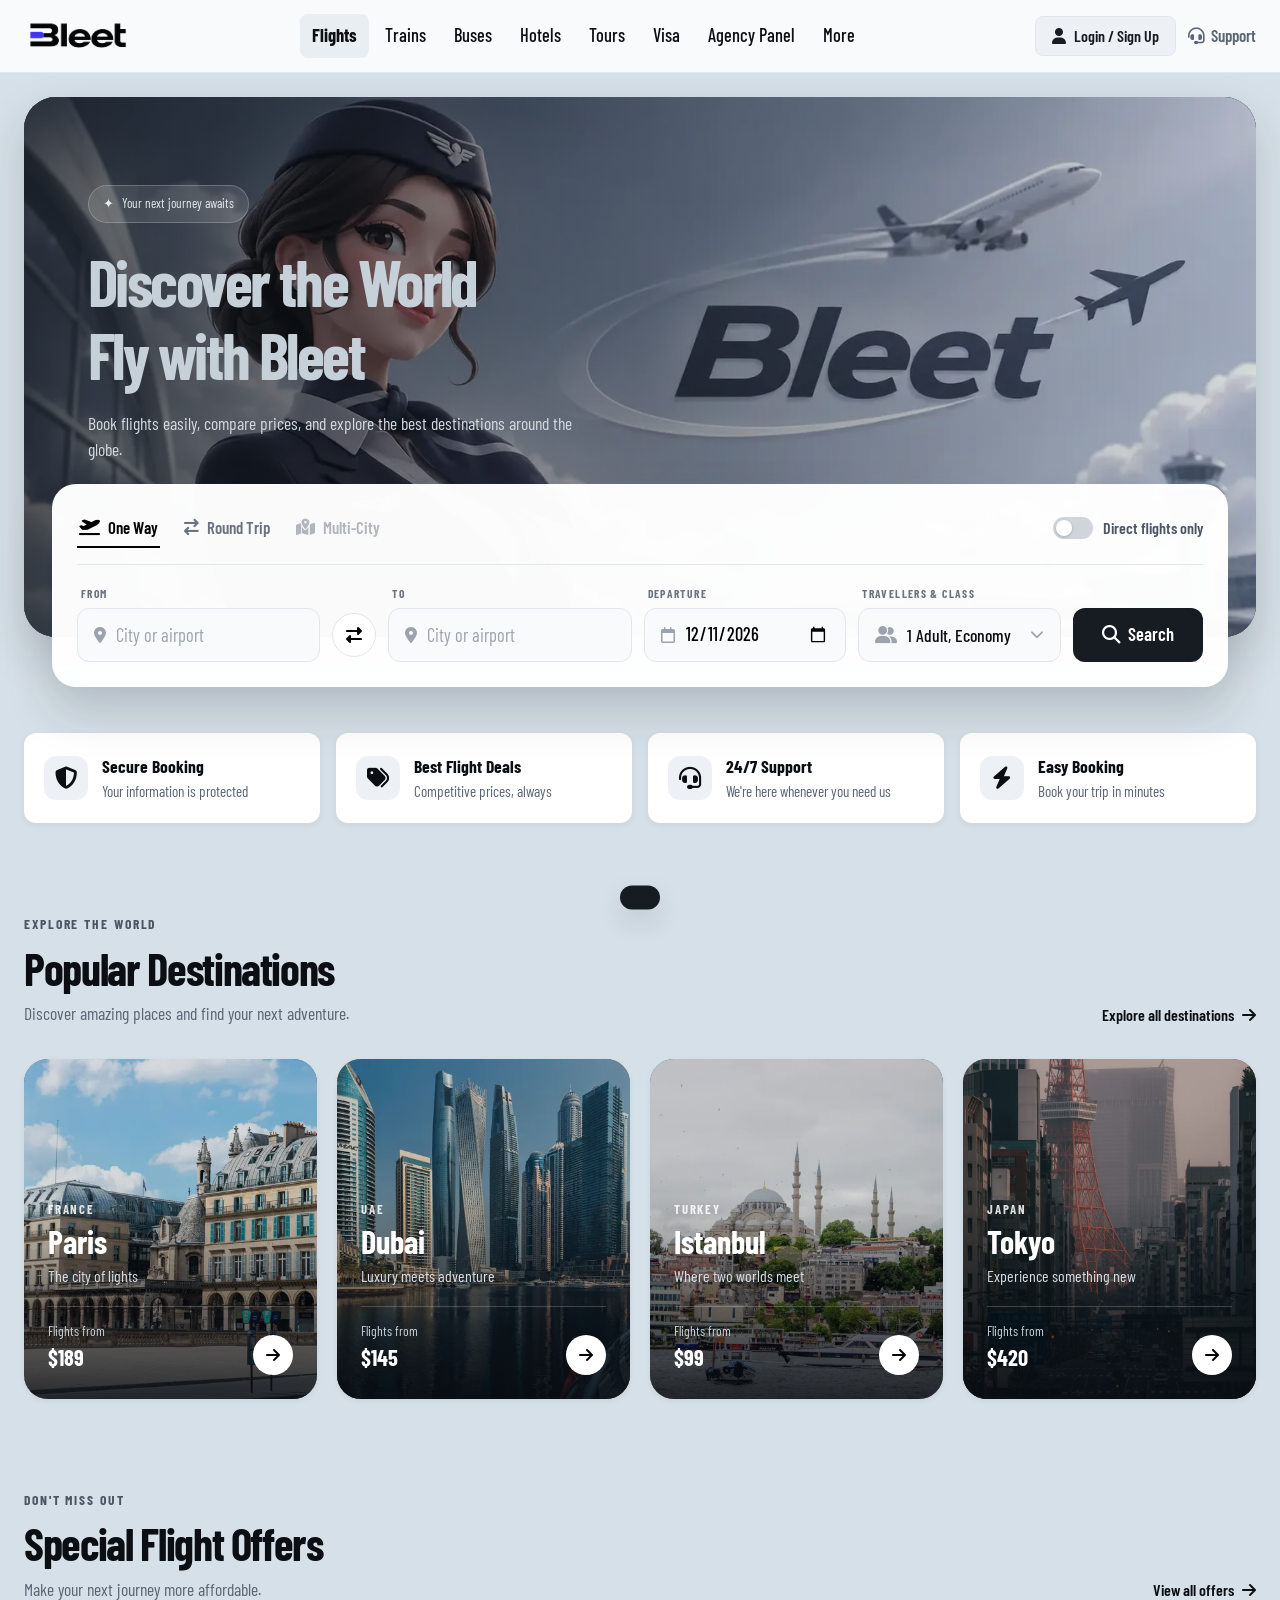
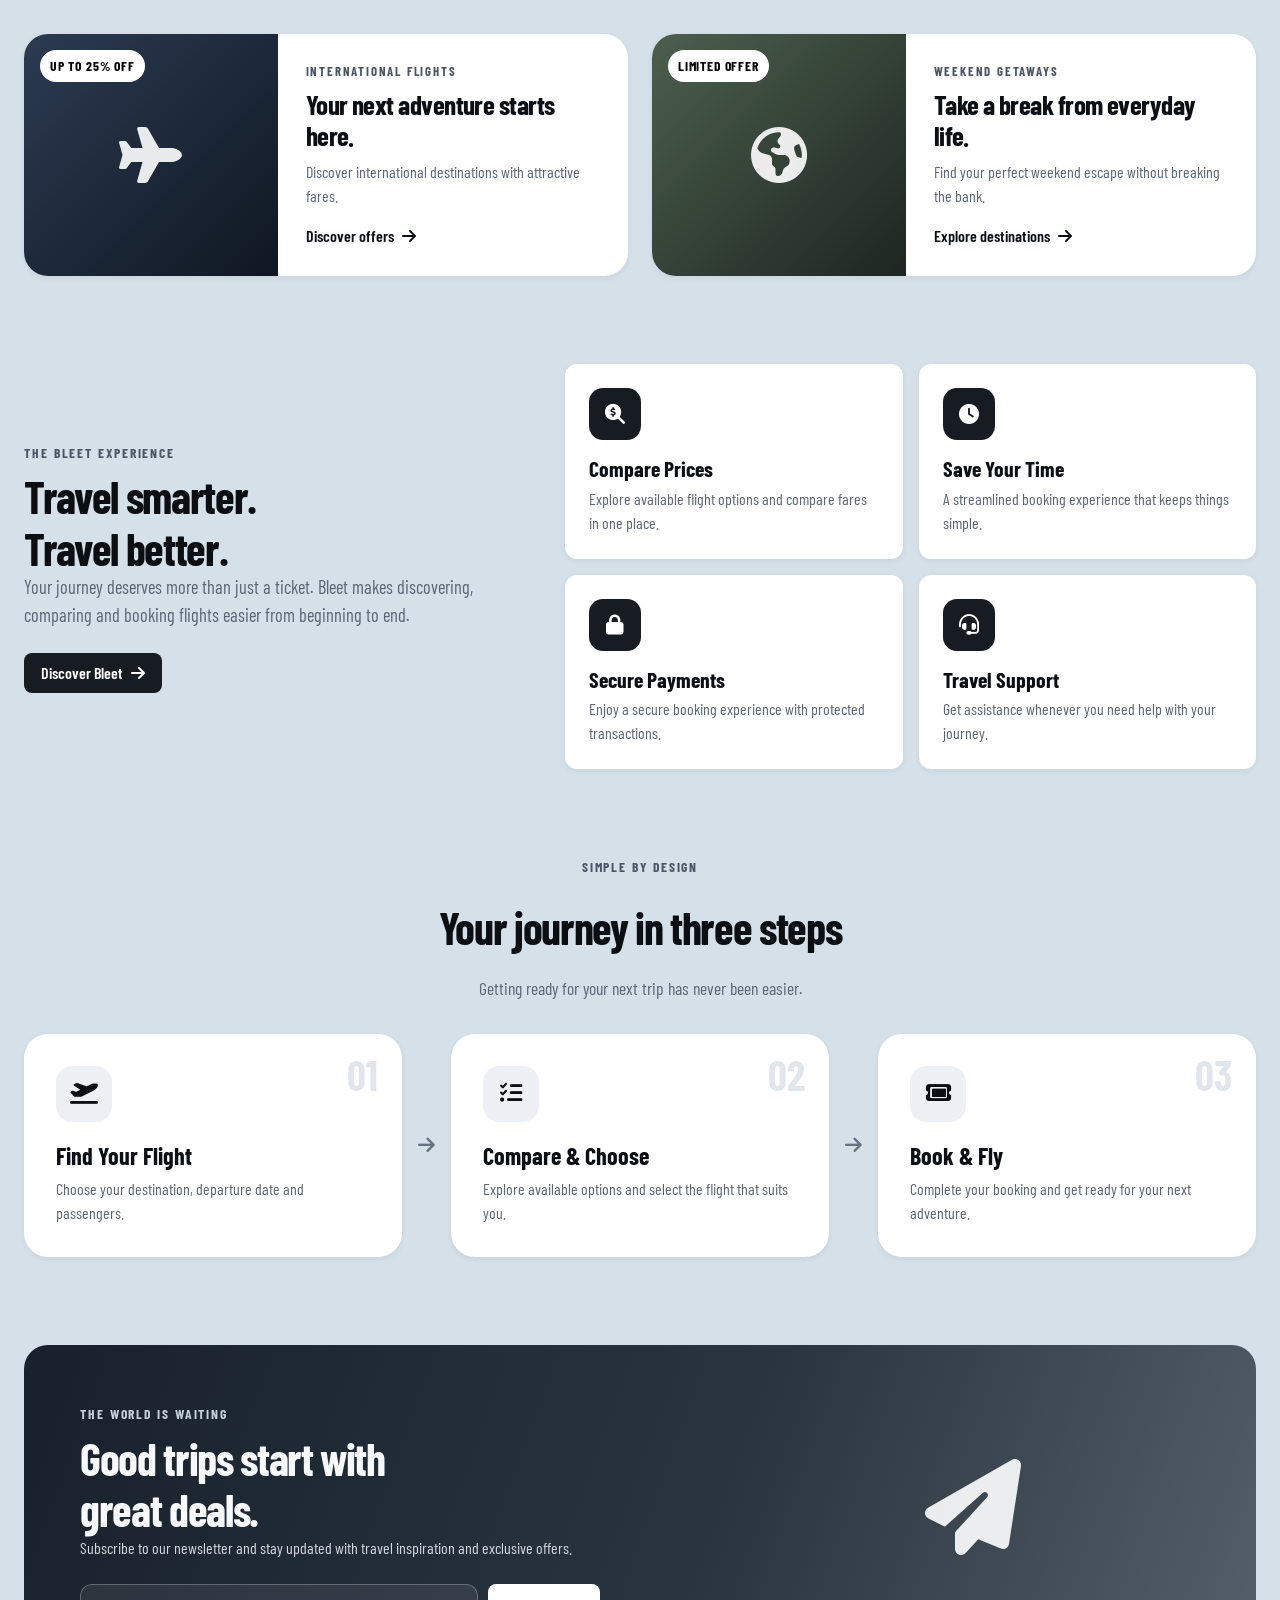
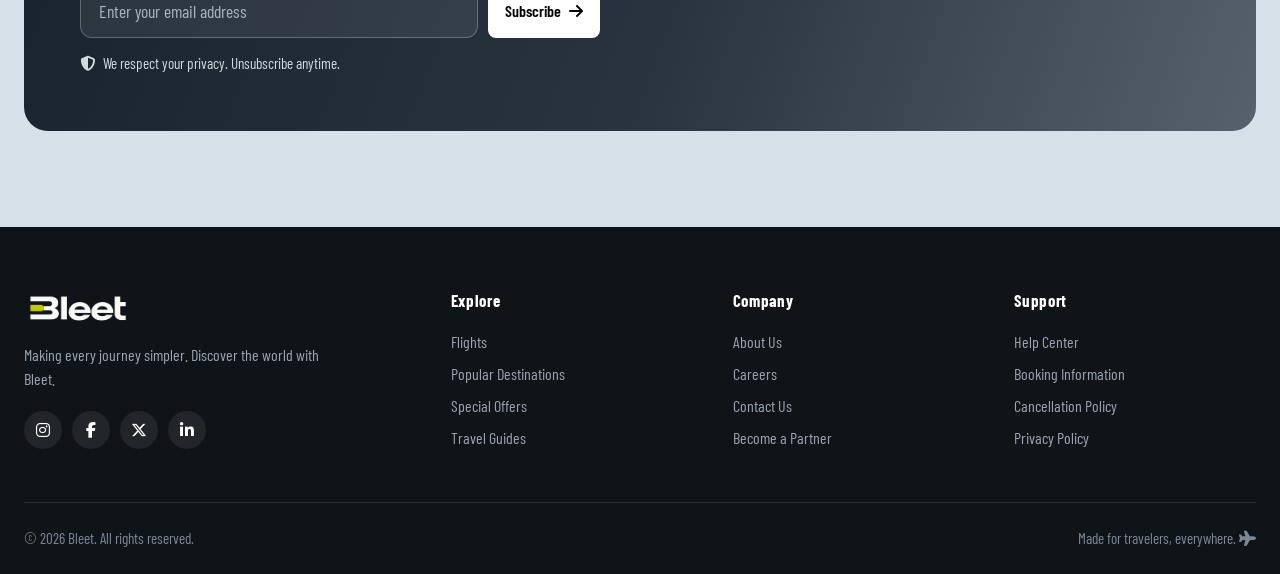
<file: index.html>
<!DOCTYPE html>
<html lang="en">

<head>
    <meta charset="UTF-8">
    <meta name="viewport" content="width=device-width, initial-scale=1">
    <title>Bleet · Book Flights &amp; Compare Prices</title>
    <meta name="description"
        content="Book flights easily, compare prices and explore the best destinations with Bleet.">
    <link rel="icon" href="assets/images/logo.webp" type="image/webp">

    <link rel="preconnect" href="https://fonts.googleapis.com">
    <link rel="preconnect" href="https://fonts.gstatic.com" crossorigin>
    <link rel="preload" href="assets/images/hero-banner.webp" as="image" fetchpriority="high">
    <link rel="stylesheet"
        href="https://fonts.googleapis.com/css2?family=Barlow+Condensed:wght@400;500;600;700&display=swap">
    <link rel="stylesheet" href="https://cdnjs.cloudflare.com/ajax/libs/font-awesome/6.5.1/css/all.min.css">

    <link rel="stylesheet" href="assets/style/global.css">
    <link rel="stylesheet" href="assets/style/heading.css">
    <link rel="stylesheet" href="assets/style/hero-search.css">
    <link rel="stylesheet" href="assets/style/hero-animations.css">
    <link rel="stylesheet" href="assets/style/home-sections.css">
    <link rel="stylesheet" href="assets/style/footer.css">
</head>

<body>

    <a class="sr-only" href="#main">Skip to content</a>

    <!-- HEADER -->
    <header class="site-header">
        <div class="header-inner">
            <a href="index.html" class="brand" aria-label="Bleet home">
                <img src="assets/images/black-logo.webp" alt="Bleet" height="36">
            </a>

            <nav class="main-nav" id="mainNav" aria-label="Primary">
                <a href="index.html" class="nav-link is-active" aria-current="page">
                    <i class="fa-solid fa-plane" aria-hidden="true"></i>Flights
                </a>
                <a href="trains.html" class="nav-link">
                    <i class="fa-solid fa-train" aria-hidden="true"></i>Trains
                </a>
                <a href="buses.html" class="nav-link">
                    <i class="fa-solid fa-bus" aria-hidden="true"></i>Buses
                </a>
                <a href="hotels.html" class="nav-link">
                    <i class="fa-solid fa-hotel" aria-hidden="true"></i>Hotels
                </a>
                <a href="tours.html" class="nav-link">
                    <i class="fa-solid fa-map-location-dot" aria-hidden="true"></i>Tours
                </a>
                <a href="visa.html" class="nav-link">
                    <i class="fa-solid fa-passport" aria-hidden="true"></i>Visa
                </a>
                <a href="agency.html" class="nav-link">
                    <i class="fa-solid fa-briefcase" aria-hidden="true"></i>Agency Panel
                </a>
                <a href="page.html?p=more" class="nav-link">
                    <i class="fa-solid fa-ellipsis" aria-hidden="true"></i>More
                </a>
            </nav>

            <div class="header-actions">
                <a href="login.html" class="btn btn-ghost">
                    <i class="fa-solid fa-user" aria-hidden="true"></i><span>Login / Sign Up</span>
                </a>
                <a href="support.html" class="icon-link">
                    <i class="fa-solid fa-headset" aria-hidden="true"></i><span>Support</span>
                </a>
                <button class="menu-toggle" type="button" aria-expanded="false" aria-controls="mainNav"
                    aria-label="Open menu">
                    <span></span><span></span><span></span>
                </button>
            </div>
        </div>
    </header>

    <main id="main">

        <!-- HERO -->
        <section class="hero" aria-labelledby="hero-title">
            <img class="hero-image" src="assets/images/hero-banner.webp" alt="" fetchpriority="high" decoding="async">

            <div class="hero-content">
                <p class="eyebrow"><span aria-hidden="true">✦</span> Your next journey awaits</p>
                <h1 id="hero-title">
                    <span>Discover the World</span>
                    <span>Fly with Bleet</span>
                </h1>
                <p class="hero-subtitle">Book flights easily, compare prices, and explore the best destinations around
                    the globe.</p>
            </div>

            <!-- SEARCH PANEL -->
            <form class="search-panel" id="flightSearchForm" novalidate aria-label="Flight search">

                <div class="search-top">
                    <div class="trip-types" role="group" aria-label="Trip type">
                        <button class="trip-type" type="button" data-trip="oneway" aria-pressed="true">
                            <i class="fa-solid fa-plane-departure" aria-hidden="true"></i>One Way
                        </button>
                        <button class="trip-type" type="button" data-trip="roundtrip" aria-pressed="false">
                            <i class="fa-solid fa-arrow-right-arrow-left" aria-hidden="true"></i>Round Trip
                        </button>
                        <button class="trip-type" type="button" data-trip="multicity" aria-disabled="true"
                            title="Coming soon">
                            <i class="fa-solid fa-map-location-dot" aria-hidden="true"></i>Multi-City
                        </button>
                    </div>

                    <label class="toggle">
                        <input type="checkbox" id="directOnly">
                        <span class="toggle-track" aria-hidden="true"></span>
                        <span>Direct flights only</span>
                    </label>
                </div>

                <div class="search-form" id="searchGrid">

                    <div class="field field-from">
                        <label class="field-label" for="fromCity">From</label>
                        <div class="input-wrap">
                            <i class="fa-solid fa-location-dot" aria-hidden="true"></i>
                            <input id="fromCity" name="from" type="text" placeholder="City or airport"
                                autocomplete="off" list="cityList">
                        </div>
                        <span class="field-error" aria-live="polite"></span>
                    </div>

                    <button class="swap-btn" id="swapCities" type="button" aria-label="Swap departure and destination">
                        <i class="fa-solid fa-right-left" aria-hidden="true"></i>
                    </button>

                    <div class="field field-to">
                        <label class="field-label" for="toCity">To</label>
                        <div class="input-wrap">
                            <i class="fa-solid fa-location-dot" aria-hidden="true"></i>
                            <input id="toCity" name="to" type="text" placeholder="City or airport" autocomplete="off"
                                list="cityList">
                        </div>
                        <span class="field-error" aria-live="polite"></span>
                    </div>

                    <div class="field field-depart">
                        <label class="field-label" for="departureDate">Departure</label>
                        <div class="input-wrap">
                            <i class="fa-regular fa-calendar" aria-hidden="true"></i>
                            <input id="departureDate" name="date" type="date">
                        </div>
                        <span class="field-error" aria-live="polite"></span>
                    </div>

                    <div class="field field-return">
                        <label class="field-label" for="returnDate">Return</label>
                        <div class="input-wrap">
                            <i class="fa-regular fa-calendar" aria-hidden="true"></i>
                            <input id="returnDate" name="return" type="date" disabled>
                        </div>
                        <span class="field-error" aria-live="polite"></span>
                    </div>

                    <div class="field field-travellers">
                        <span class="field-label" id="travellersLabel">Travellers &amp; class</span>
                        <button class="travellers-trigger" id="travellersBtn" type="button" aria-haspopup="dialog"
                            aria-expanded="false" aria-controls="travellersPanel"
                            aria-labelledby="travellersLabel travellersSummary">
                            <i class="fa-solid fa-user-group" aria-hidden="true"></i>
                            <span class="travellers-summary" id="travellersSummary">1 Adult, Economy</span>
                            <i class="fa-solid fa-chevron-down chevron" aria-hidden="true"></i>
                        </button>

                        <div class="travellers-panel" id="travellersPanel" role="dialog"
                            aria-label="Travellers and cabin class">
                            <div class="traveller-row" data-type="adults">
                                <div class="traveller-info">
                                    <strong>Adults</strong>
                                    <span>13 years and over</span>
                                </div>
                                <div class="counter">
                                    <button class="counter-btn" type="button" data-action="dec"
                                        aria-label="Remove an adult">&minus;</button>
                                    <output class="counter-value">1</output>
                                    <button class="counter-btn" type="button" data-action="inc"
                                        aria-label="Add an adult">+</button>
                                </div>
                            </div>

                            <div class="traveller-row" data-type="children">
                                <div class="traveller-info">
                                    <strong>Children</strong>
                                    <span>2 to 12 years</span>
                                </div>
                                <div class="counter">
                                    <button class="counter-btn" type="button" data-action="dec"
                                        aria-label="Remove a child">&minus;</button>
                                    <output class="counter-value">0</output>
                                    <button class="counter-btn" type="button" data-action="inc"
                                        aria-label="Add a child">+</button>
                                </div>
                            </div>

                            <div class="traveller-row" data-type="infants">
                                <div class="traveller-info">
                                    <strong>Infants</strong>
                                    <span>Under 2 · sits on an adult's lap</span>
                                </div>
                                <div class="counter">
                                    <button class="counter-btn" type="button" data-action="dec"
                                        aria-label="Remove an infant">&minus;</button>
                                    <output class="counter-value">0</output>
                                    <button class="counter-btn" type="button" data-action="inc"
                                        aria-label="Add an infant">+</button>
                                </div>
                            </div>

                            <div class="panel-divider"></div>

                            <label class="cabin-field">
                                <span>Cabin class</span>
                                <select id="cabinClass">
                                    <option value="economy">Economy</option>
                                    <option value="premium">Premium Economy</option>
                                    <option value="business">Business</option>
                                    <option value="first">First</option>
                                </select>
                            </label>

                            <div class="panel-footer">
                                <p class="panel-hint" id="travellersHint" aria-live="polite"></p>
                                <button class="btn btn-primary" id="travellersDone" type="button">Done</button>
                            </div>
                        </div>
                    </div>

                    <button class="btn btn-primary btn-lg field-search" type="submit">
                        <i class="fa-solid fa-magnifying-glass" aria-hidden="true"></i>Search
                    </button>
                </div>

                <datalist id="cityList">
                    <option value="Paris"></option>
                    <option value="Dubai"></option>
                    <option value="Istanbul"></option>
                    <option value="Tokyo"></option>
                    <option value="London"></option>
                    <option value="New York"></option>
                    <option value="Rome"></option>
                    <option value="Barcelona"></option>
                </datalist>
            </form>
        </section>

        <!-- TRUST BAR -->
        <section class="trust-bar container reveal" aria-label="Why book with Bleet">
            <div class="trust-item">
                <i class="fa-solid fa-shield-halved" aria-hidden="true"></i>
                <div><strong>Secure Booking</strong><span>Your information is protected</span></div>
            </div>
            <div class="trust-item">
                <i class="fa-solid fa-tags" aria-hidden="true"></i>
                <div><strong>Best Flight Deals</strong><span>Competitive prices, always</span></div>
            </div>
            <div class="trust-item">
                <i class="fa-solid fa-headset" aria-hidden="true"></i>
                <div><strong>24/7 Support</strong><span>We're here whenever you need us</span></div>
            </div>
            <div class="trust-item">
                <i class="fa-solid fa-bolt" aria-hidden="true"></i>
                <div><strong>Easy Booking</strong><span>Book your trip in minutes</span></div>
            </div>
        </section>

        <!-- POPULAR DESTINATIONS -->
        <section class="section container" id="destinations" aria-labelledby="destinations-title">
            <div class="section-heading">
                <div>
                    <p class="kicker">Explore the world</p>
                    <h2 id="destinations-title">Popular Destinations</h2>
                    <p>Discover amazing places and find your next adventure.</p>
                </div>
                <a class="text-link" href="destinations.html">
                    Explore all destinations <i class="fa-solid fa-arrow-right" aria-hidden="true"></i>
                </a>
            </div>

            <div class="destination-grid reveal">
                <a class="destination-card destination-paris" href="results.html?to=Paris">
                    <img class="card-photo" src="assets/images/cards/paris.webp" alt="" width="800" height="1000"
                        loading="lazy" decoding="async">
                    <span class="destination-country">France</span>
                    <h3>Paris</h3>
                    <p class="destination-desc">The city of lights</p>
                    <div class="destination-bottom">
                        <div><span>Flights from</span><strong>$189</strong></div>
                        <span class="destination-cta" aria-hidden="true"><i class="fa-solid fa-arrow-right"></i></span>
                    </div>
                </a>

                <a class="destination-card destination-dubai" href="results.html?to=Dubai">
                    <img class="card-photo" src="assets/images/cards/dubai.webp" alt="" width="800" height="1000"
                        loading="lazy" decoding="async">
                    <span class="destination-country">UAE</span>
                    <h3>Dubai</h3>
                    <p class="destination-desc">Luxury meets adventure</p>
                    <div class="destination-bottom">
                        <div><span>Flights from</span><strong>$145</strong></div>
                        <span class="destination-cta" aria-hidden="true"><i class="fa-solid fa-arrow-right"></i></span>
                    </div>
                </a>

                <a class="destination-card destination-istanbul" href="results.html?to=Istanbul">
                    <img class="card-photo" src="assets/images/cards/istanbul.webp" alt="" width="800" height="1000"
                        loading="lazy" decoding="async">
                    <span class="destination-country">Turkey</span>
                    <h3>Istanbul</h3>
                    <p class="destination-desc">Where two worlds meet</p>
                    <div class="destination-bottom">
                        <div><span>Flights from</span><strong>$99</strong></div>
                        <span class="destination-cta" aria-hidden="true"><i class="fa-solid fa-arrow-right"></i></span>
                    </div>
                </a>

                <a class="destination-card destination-tokyo" href="results.html?to=Tokyo">
                    <img class="card-photo" src="assets/images/cards/tokyo.webp" alt="" width="800" height="1000"
                        loading="lazy" decoding="async">
                    <span class="destination-country">Japan</span>
                    <h3>Tokyo</h3>
                    <p class="destination-desc">Experience something new</p>
                    <div class="destination-bottom">
                        <div><span>Flights from</span><strong>$420</strong></div>
                        <span class="destination-cta" aria-hidden="true"><i class="fa-solid fa-arrow-right"></i></span>
                    </div>
                </a>
            </div>
        </section>

        <!-- SPECIAL OFFERS -->
        <section class="section container" id="offers" aria-labelledby="offers-title">
            <div class="section-heading">
                <div>
                    <p class="kicker">Don't miss out</p>
                    <h2 id="offers-title">Special Flight Offers</h2>
                    <p>Make your next journey more affordable.</p>
                </div>
                <a class="text-link" href="page.html?p=guides">
                    View all offers <i class="fa-solid fa-arrow-right" aria-hidden="true"></i>
                </a>
            </div>

            <div class="offers-grid reveal">
                <article class="offer-card">
                    <div class="offer-image offer-image-one">
                        <span class="offer-discount">Up to 25% off</span>
                        <i class="fa-solid fa-plane offer-plane" aria-hidden="true"></i>
                    </div>
                    <div class="offer-body">
                        <span class="offer-category">International flights</span>
                        <h3>Your next adventure starts here.</h3>
                        <p>Discover international destinations with attractive fares.</p>
                        <a class="text-link" href="results.html?deal=international">
                            Discover offers <i class="fa-solid fa-arrow-right" aria-hidden="true"></i>
                        </a>
                    </div>
                </article>

                <article class="offer-card">
                    <div class="offer-image offer-image-two">
                        <span class="offer-discount">Limited offer</span>
                        <i class="fa-solid fa-earth-americas offer-plane" aria-hidden="true"></i>
                    </div>
                    <div class="offer-body">
                        <span class="offer-category">Weekend getaways</span>
                        <h3>Take a break from everyday life.</h3>
                        <p>Find your perfect weekend escape without breaking the bank.</p>
                        <a class="text-link" href="results.html?deal=weekend">
                            Explore destinations <i class="fa-solid fa-arrow-right" aria-hidden="true"></i>
                        </a>
                    </div>
                </article>
            </div>
        </section>

        <!-- BENEFITS -->
        <section class="section container" aria-labelledby="benefits-title">
            <div class="benefits-layout reveal">
                <div class="benefits-intro">
                    <p class="kicker">The Bleet experience</p>
                    <h2 id="benefits-title">Travel smarter.<br>Travel better.</h2>
                    <p>Your journey deserves more than just a ticket. Bleet makes discovering, comparing and booking
                        flights easier from beginning to end.</p>
                    <a class="btn btn-primary" href="page.html?p=about">
                        Discover Bleet <i class="fa-solid fa-arrow-right" aria-hidden="true"></i>
                    </a>
                </div>

                <div class="benefits-cards">
                    <article class="benefit-card">
                        <div class="benefit-icon"><i class="fa-solid fa-magnifying-glass-dollar" aria-hidden="true"></i>
                        </div>
                        <h3>Compare Prices</h3>
                        <p>Explore available flight options and compare fares in one place.</p>
                    </article>
                    <article class="benefit-card">
                        <div class="benefit-icon"><i class="fa-solid fa-clock" aria-hidden="true"></i></div>
                        <h3>Save Your Time</h3>
                        <p>A streamlined booking experience that keeps things simple.</p>
                    </article>
                    <article class="benefit-card">
                        <div class="benefit-icon"><i class="fa-solid fa-lock" aria-hidden="true"></i></div>
                        <h3>Secure Payments</h3>
                        <p>Enjoy a secure booking experience with protected transactions.</p>
                    </article>
                    <article class="benefit-card">
                        <div class="benefit-icon"><i class="fa-solid fa-headset" aria-hidden="true"></i></div>
                        <h3>Travel Support</h3>
                        <p>Get assistance whenever you need help with your journey.</p>
                    </article>
                </div>
            </div>
        </section>

        <!-- HOW IT WORKS -->
        <section class="section container" aria-labelledby="steps-title">
            <div class="section-heading is-centered">
                <p class="kicker">Simple by design</p>
                <h2 id="steps-title">Your journey in three steps</h2>
                <p>Getting ready for your next trip has never been easier.</p>
            </div>

            <div class="steps-grid reveal">
                <article class="step-card">
                    <span class="step-number" aria-hidden="true">01</span>
                    <div class="step-icon"><i class="fa-solid fa-plane-departure" aria-hidden="true"></i></div>
                    <h3>Find Your Flight</h3>
                    <p>Choose your destination, departure date and passengers.</p>
                </article>

                <div class="step-connector" aria-hidden="true"><i class="fa-solid fa-arrow-right"></i></div>

                <article class="step-card">
                    <span class="step-number" aria-hidden="true">02</span>
                    <div class="step-icon"><i class="fa-solid fa-list-check" aria-hidden="true"></i></div>
                    <h3>Compare &amp; Choose</h3>
                    <p>Explore available options and select the flight that suits you.</p>
                </article>

                <div class="step-connector" aria-hidden="true"><i class="fa-solid fa-arrow-right"></i></div>

                <article class="step-card">
                    <span class="step-number" aria-hidden="true">03</span>
                    <div class="step-icon"><i class="fa-solid fa-ticket" aria-hidden="true"></i></div>
                    <h3>Book &amp; Fly</h3>
                    <p>Complete your booking and get ready for your next adventure.</p>
                </article>
            </div>
        </section>

        <!-- NEWSLETTER -->
        <section class="section container" aria-labelledby="newsletter-title">
            <div class="newsletter reveal">
                <div class="newsletter-content">
                    <p class="kicker">The world is waiting</p>
                    <h2 id="newsletter-title">Good trips start with<br>great deals.</h2>
                    <p>Subscribe to our newsletter and stay updated with travel inspiration and exclusive offers.</p>

                    <form class="newsletter-form" id="newsletterForm" novalidate>
                        <label for="newsletterEmail" class="sr-only">Your email address</label>
                        <input type="email" id="newsletterEmail" name="email" placeholder="Enter your email address"
                            autocomplete="email" required>
                        <button class="btn" type="submit">Subscribe <i class="fa-solid fa-arrow-right"
                                aria-hidden="true"></i></button>
                    </form>

                    <p class="newsletter-note">
                        <i class="fa-solid fa-shield-halved" aria-hidden="true"></i>
                        We respect your privacy. Unsubscribe anytime.
                    </p>
                </div>

                <div class="newsletter-decoration" aria-hidden="true">
                    <i class="fa-solid fa-paper-plane"></i>
                    <span class="newsletter-orbit"></span>
                </div>
            </div>
        </section>

    </main>

    <!-- FOOTER -->
    <footer class="site-footer">
        <div class="container">
            <div class="footer-grid">
                <div class="footer-brand">
                    <a href="index.html" aria-label="Bleet home">
                        <img src="assets/images/black-logo.webp" alt="Bleet" height="36">
                    </a>
                    <p>Making every journey simpler. Discover the world with Bleet.</p>
                    <div class="footer-socials">
                        <a href="#" aria-label="Instagram"><i class="fa-brands fa-instagram" aria-hidden="true"></i></a>
                        <a href="#" aria-label="Facebook"><i class="fa-brands fa-facebook-f" aria-hidden="true"></i></a>
                        <a href="#" aria-label="X"><i class="fa-brands fa-x-twitter" aria-hidden="true"></i></a>
                        <a href="#" aria-label="LinkedIn"><i class="fa-brands fa-linkedin-in"
                                aria-hidden="true"></i></a>
                    </div>
                </div>

                <nav class="footer-col" aria-label="Explore">
                    <h4>Explore</h4>
                    <a href="index.html">Flights</a>
                    <a href="index.html#destinations">Popular Destinations</a>
                    <a href="index.html#offers">Special Offers</a>
                    <a href="page.html?p=guides">Travel Guides</a>
                </nav>

                <nav class="footer-col" aria-label="Company">
                    <h4>Company</h4>
                    <a href="page.html?p=about">About Us</a>
                    <a href="page.html?p=careers">Careers</a>
                    <a href="page.html?p=contact">Contact Us</a>
                    <a href="page.html?p=partner">Become a Partner</a>
                </nav>

                <nav class="footer-col" aria-label="Support">
                    <h4>Support</h4>
                    <a href="page.html?p=help">Help Center</a>
                    <a href="page.html?p=booking-info">Booking Information</a>
                    <a href="page.html?p=cancellation">Cancellation Policy</a>
                    <a href="page.html?p=privacy">Privacy Policy</a>
                </nav>
            </div>

            <div class="footer-bottom">
                <span>&copy; 2026 Bleet. All rights reserved.</span>
                <span>Made for travelers, everywhere. <i class="fa-solid fa-plane" aria-hidden="true"></i></span>
            </div>
        </div>
    </footer>

    <script src="assets/logic/common.js" defer></script>
    <script src="assets/logic/index.js" defer></script>
</body>

</html>
</file>
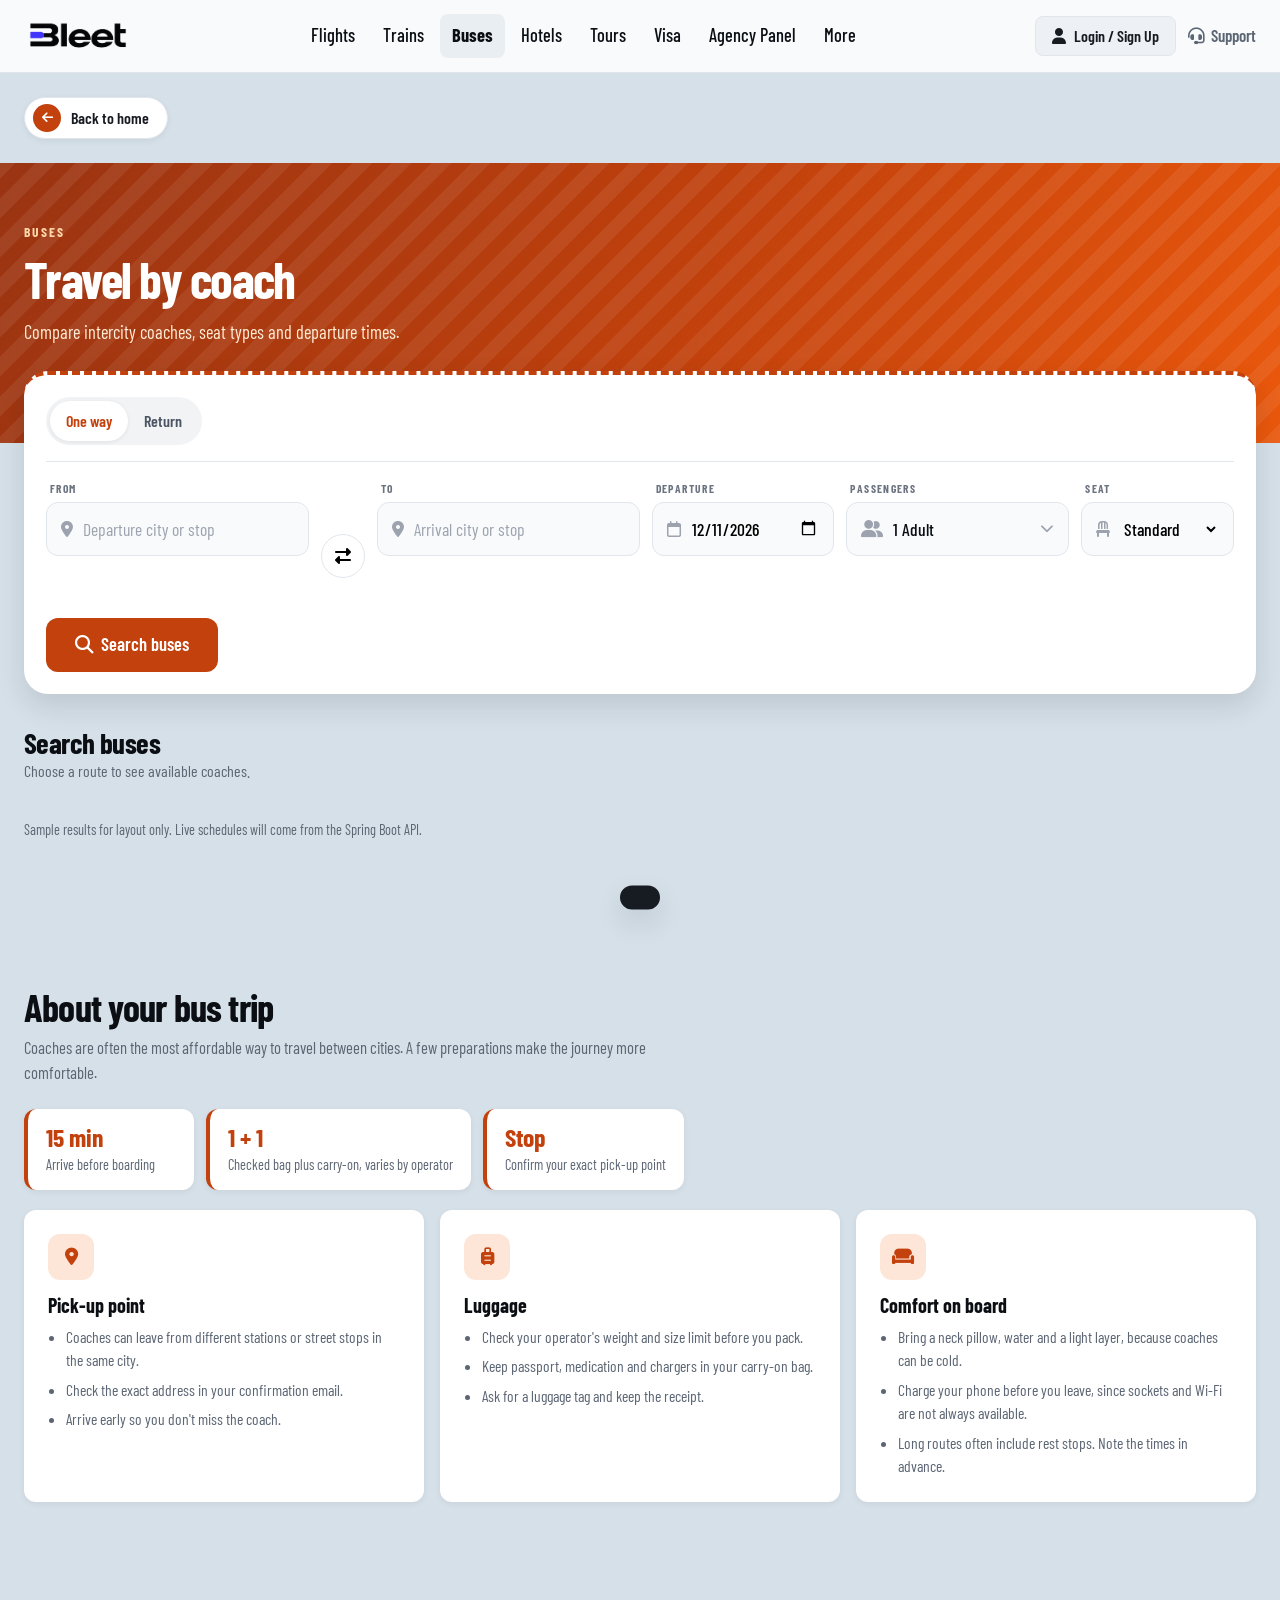
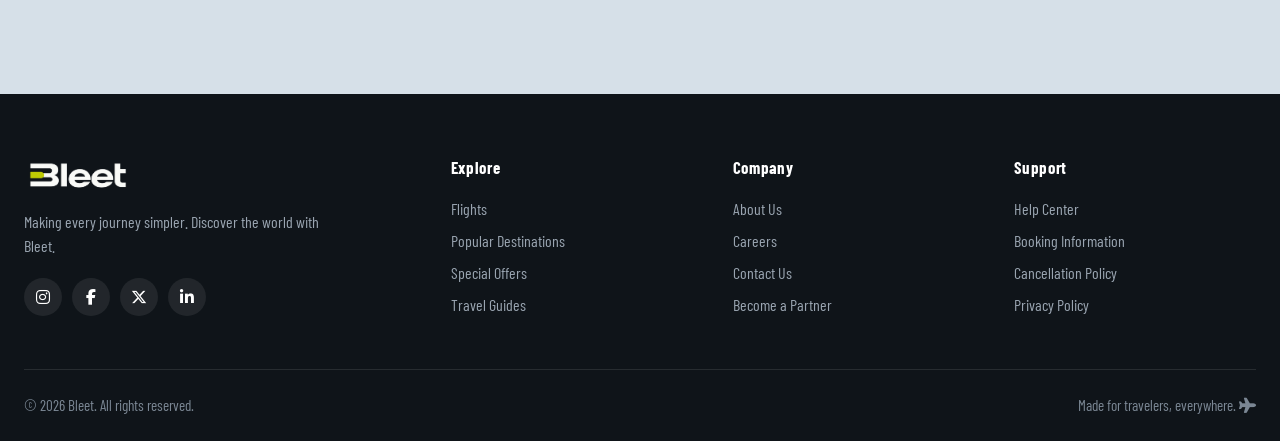
<file: buses.html>
<!DOCTYPE html>
<html lang="en">

<head>
    <meta charset="UTF-8">
    <meta name="viewport" content="width=device-width, initial-scale=1">
    <title>Buses · Bleet</title>
    <meta name="description" content="Compare intercity coaches, seat types and departure times with Bleet.">
    <link rel="icon" href="assets/images/logo.webp" type="image/webp">

    <link rel="preconnect" href="https://fonts.googleapis.com">
    <link rel="preconnect" href="https://fonts.gstatic.com" crossorigin>
    <link rel="stylesheet"
        href="https://fonts.googleapis.com/css2?family=Barlow+Condensed:wght@400;500;600;700&display=swap">
    <link rel="stylesheet" href="https://cdnjs.cloudflare.com/ajax/libs/font-awesome/6.5.1/css/all.min.css">

    <link rel="stylesheet" href="assets/style/global.css">
    <link rel="stylesheet" href="assets/style/heading.css">
    <link rel="stylesheet" href="assets/style/service-search.css">
    <link rel="stylesheet" href="assets/style/service-extras.css">
    <link rel="stylesheet" href="assets/style/buses.css">
    <link rel="stylesheet" href="assets/style/footer.css">
    <link rel="stylesheet" href="assets/style/service-fixes.css">
</head>

<body class="theme-buses">

    <a class="sr-only" href="#main">Skip to content</a>

    <!-- HEADER -->
    <header class="site-header">
        <div class="header-inner">
            <a href="index.html" class="brand" aria-label="Bleet home">
                <img src="assets/images/black-logo.webp" alt="Bleet" height="36">
            </a>

            <nav class="main-nav" id="mainNav" aria-label="Primary">
                <a href="index.html" class="nav-link">
                    <i class="fa-solid fa-plane" aria-hidden="true"></i>Flights
                </a>
                <a href="trains.html" class="nav-link">
                    <i class="fa-solid fa-train" aria-hidden="true"></i>Trains
                </a>
                <a href="buses.html" class="nav-link is-active" aria-current="page">
                    <i class="fa-solid fa-bus" aria-hidden="true"></i>Buses
                </a>
                <a href="hotels.html" class="nav-link">
                    <i class="fa-solid fa-hotel" aria-hidden="true"></i>Hotels
                </a>
                <a href="tours.html" class="nav-link">
                    <i class="fa-solid fa-map-location-dot" aria-hidden="true"></i>Tours
                </a>
                <a href="visa.html" class="nav-link">
                    <i class="fa-solid fa-passport" aria-hidden="true"></i>Visa
                </a>
                <a href="agency.html" class="nav-link">
                    <i class="fa-solid fa-briefcase" aria-hidden="true"></i>Agency Panel
                </a>
                <a href="page.html?p=more" class="nav-link">
                    <i class="fa-solid fa-ellipsis" aria-hidden="true"></i>More
                </a>
            </nav>

            <div class="header-actions">
                <a href="login.html" class="btn btn-ghost">
                    <i class="fa-solid fa-user" aria-hidden="true"></i><span>Login / Sign Up</span>
                </a>
                <a href="support.html" class="icon-link">
                    <i class="fa-solid fa-headset" aria-hidden="true"></i><span>Support</span>
                </a>
                <button class="menu-toggle" type="button" aria-expanded="false" aria-controls="mainNav"
                    aria-label="Open menu">
                    <span></span><span></span><span></span>
                </button>
            </div>
        </div>
    </header>

    <main id="main">
        <nav class="back-bar container" aria-label="Back navigation">
            <a class="back-btn" href="index.html">
                <i class="fa-solid fa-arrow-left" aria-hidden="true"></i>Back to home
            </a>
        </nav>
        <br>
        <section class="svc-hero">
            <div class="container">
                <p class="kicker">Buses</p>
                <h1>Travel by coach</h1>
                <p class="lead">Compare intercity coaches, seat types and departure times.</p>
            </div>
        </section>

        <section class="container">
            <form class="svc-panel" data-service-form="buses" novalidate aria-label="Bus search">
                <div class="svc-top">
                    <div class="segmented" role="radiogroup" aria-label="Trip type">
                        <input type="radio" id="busOneWay" name="trip" value="oneway" checked>
                        <label for="busOneWay">One way</label>
                        <input type="radio" id="busReturn" name="trip" value="return">
                        <label for="busReturn">Return</label>
                    </div>
                </div>

                <div class="svc-fields">
                    <div class="svc-field is-wide">
                        <label class="svc-label" for="busFrom">From</label>
                        <div class="svc-control">
                            <i class="fa-solid fa-location-dot" aria-hidden="true"></i>
                            <input id="busFrom" name="from" type="text" placeholder="Departure city or stop"
                                autocomplete="off" required data-msg="Enter a departure city.">
                        </div>
                        <span class="svc-error" aria-live="polite"></span>
                    </div>

                    <button class="svc-swap" type="button" aria-label="Swap cities">
                        <i class="fa-solid fa-right-left" aria-hidden="true"></i>
                    </button>

                    <div class="svc-field is-wide">
                        <label class="svc-label" for="busTo">To</label>
                        <div class="svc-control">
                            <i class="fa-solid fa-location-dot" aria-hidden="true"></i>
                            <input id="busTo" name="to" type="text" placeholder="Arrival city or stop"
                                autocomplete="off" required data-msg="Enter a destination city.">
                        </div>
                        <span class="svc-error" aria-live="polite"></span>
                    </div>

                    <div class="svc-field">
                        <label class="svc-label" for="busDate">Departure</label>
                        <div class="svc-control">
                            <i class="fa-regular fa-calendar" aria-hidden="true"></i>
                            <input id="busDate" name="date" type="date" data-offset="7" required
                                data-msg="Choose a departure date." data-msg-range="Date can't be in the past.">
                        </div>
                        <span class="svc-error" aria-live="polite"></span>
                    </div>

                    <div class="svc-field is-return-only">
                        <label class="svc-label" for="busReturnDate">Return</label>
                        <div class="svc-control">
                            <i class="fa-regular fa-calendar" aria-hidden="true"></i>
                            <input id="busReturnDate" name="return" type="date" data-after="busDate" data-offset="14"
                                data-return disabled required data-msg="Choose a return date."
                                data-msg-range="Return must be on or after departure.">
                        </div>
                        <span class="svc-error" aria-live="polite"></span>
                    </div>

                    <div class="svc-field picker" data-total-max="10">
                        <span class="svc-label" id="busPaxLabel">Passengers</span>
                        <button class="picker-trigger" type="button" aria-haspopup="dialog" aria-expanded="false"
                            aria-controls="busPax" aria-labelledby="busPaxLabel picker-busSummary">
                            <i class="fa-solid fa-user-group" aria-hidden="true"></i>
                            <span class="picker-summary" id="picker-busSummary">1 Adult</span>
                            <i class="fa-solid fa-chevron-down picker-chevron" aria-hidden="true"></i>
                        </button>

                        <div class="picker-panel" id="busPax" role="dialog" aria-label="Passengers">
                            <div class="counter-row" data-key="adults" data-min="1" data-max="10" data-start="1"
                                data-one="Adult" data-many="Adults">
                                <div><strong>Adults</strong><small>13 years and over</small></div>
                                <div class="counter">
                                    <button class="counter-btn" type="button" data-action="dec"
                                        aria-label="Remove an adult">&minus;</button>
                                    <output>1</output>
                                    <button class="counter-btn" type="button" data-action="inc"
                                        aria-label="Add an adult">+</button>
                                </div>
                            </div>
                            <div class="counter-row" data-key="children" data-min="0" data-max="10" data-start="0"
                                data-one="Child" data-many="Children">
                                <div><strong>Children</strong><small>2 to 12 years</small></div>
                                <div class="counter">
                                    <button class="counter-btn" type="button" data-action="dec"
                                        aria-label="Remove a child">&minus;</button>
                                    <output>0</output>
                                    <button class="counter-btn" type="button" data-action="inc"
                                        aria-label="Add a child">+</button>
                                </div>
                            </div>
                            <div class="picker-foot">
                                <p class="picker-hint" aria-live="polite"></p>
                                <button class="btn picker-done svc-submit" type="button">Done</button>
                            </div>
                        </div>
                    </div>

                    <div class="svc-field is-small">
                        <label class="svc-label" for="busSeat">Seat</label>
                        <div class="svc-control">
                            <i class="fa-solid fa-chair" aria-hidden="true"></i>
                            <select id="busSeat" name="seat">
                                <option value="standard">Standard</option>
                                <option value="premium">Premium</option>
                                <option value="sleeper">Sleeper</option>
                            </select>
                        </div>
                    </div>

                    <button class="btn btn-lg svc-submit svc-search" type="submit">
                        <i class="fa-solid fa-magnifying-glass" aria-hidden="true"></i>Search buses
                    </button>
                </div>
            </form>
        </section>

        <section class="svc-results container" id="results" aria-label="Search results">
            <div class="svc-results-head" id="resultsHead">
                <div>
                    <h2>Search buses</h2>
                    <p>Choose a route to see available coaches.</p>
                </div>
            </div>
            <div class="svc-list" id="resultsList"></div>
            <p class="svc-note">Sample results for layout only. Live schedules will come from the Spring Boot API.</p>
        </section>

        <section class="trip-info container" aria-labelledby="busInfoTitle">
            <div class="trip-info-head">
                <h2 id="busInfoTitle">About your bus trip</h2>
                <p>Coaches are often the most affordable way to travel between cities. A few preparations make the
                    journey more comfortable.</p>
            </div>

            <div class="info-stats">
                <div class="stat"><strong>15 min</strong><span>Arrive before boarding</span></div>
                <div class="stat"><strong>1 + 1</strong><span>Checked bag plus carry-on, varies by operator</span></div>
                <div class="stat"><strong>Stop</strong><span>Confirm your exact pick-up point</span></div>
            </div>

            <div class="info-grid">
                <article class="info-card">
                    <div class="info-icon"><i class="fa-solid fa-location-dot" aria-hidden="true"></i></div>
                    <h3>Pick-up point</h3>
                    <ul>
                        <li>Coaches can leave from different stations or street stops in the same city.</li>
                        <li>Check the exact address in your confirmation email.</li>
                        <li>Arrive early so you don't miss the coach.</li>
                    </ul>
                </article>

                <article class="info-card">
                    <div class="info-icon"><i class="fa-solid fa-suitcase-rolling" aria-hidden="true"></i></div>
                    <h3>Luggage</h3>
                    <ul>
                        <li>Check your operator's weight and size limit before you pack.</li>
                        <li>Keep passport, medication and chargers in your carry-on bag.</li>
                        <li>Ask for a luggage tag and keep the receipt.</li>
                    </ul>
                </article>

                <article class="info-card">
                    <div class="info-icon"><i class="fa-solid fa-couch" aria-hidden="true"></i></div>
                    <h3>Comfort on board</h3>
                    <ul>
                        <li>Bring a neck pillow, water and a light layer, because coaches can be cold.</li>
                        <li>Charge your phone before you leave, since sockets and Wi-Fi are not always available.</li>
                        <li>Long routes often include rest stops. Note the times in advance.</li>
                    </ul>
                </article>
            </div>
        </section>
    </main>

    <!-- FOOTER -->
    <footer class="site-footer">
        <div class="container">
            <div class="footer-grid">
                <div class="footer-brand">
                    <a href="index.html" aria-label="Bleet home">
                        <img src="assets/images/black-logo.webp" alt="Bleet" height="36">
                    </a>
                    <p>Making every journey simpler. Discover the world with Bleet.</p>
                    <div class="footer-socials">
                        <a href="#" aria-label="Instagram"><i class="fa-brands fa-instagram" aria-hidden="true"></i></a>
                        <a href="#" aria-label="Facebook"><i class="fa-brands fa-facebook-f" aria-hidden="true"></i></a>
                        <a href="#" aria-label="X"><i class="fa-brands fa-x-twitter" aria-hidden="true"></i></a>
                        <a href="#" aria-label="LinkedIn"><i class="fa-brands fa-linkedin-in"
                                aria-hidden="true"></i></a>
                    </div>
                </div>

                <nav class="footer-col" aria-label="Explore">
                    <h4>Explore</h4>
                    <a href="index.html">Flights</a>
                    <a href="index.html#destinations">Popular Destinations</a>
                    <a href="index.html#offers">Special Offers</a>
                    <a href="page.html?p=guides">Travel Guides</a>
                </nav>

                <nav class="footer-col" aria-label="Company">
                    <h4>Company</h4>
                    <a href="page.html?p=about">About Us</a>
                    <a href="page.html?p=careers">Careers</a>
                    <a href="page.html?p=contact">Contact Us</a>
                    <a href="page.html?p=partner">Become a Partner</a>
                </nav>

                <nav class="footer-col" aria-label="Support">
                    <h4>Support</h4>
                    <a href="page.html?p=help">Help Center</a>
                    <a href="page.html?p=booking-info">Booking Information</a>
                    <a href="page.html?p=cancellation">Cancellation Policy</a>
                    <a href="page.html?p=privacy">Privacy Policy</a>
                </nav>
            </div>

            <div class="footer-bottom">
                <span>&copy; 2026 Bleet. All rights reserved.</span>
                <span>Made for travelers, everywhere. <i class="fa-solid fa-plane" aria-hidden="true"></i></span>
            </div>
        </div>
    </footer>

    <script src="assets/logic/common.js" defer></script>
    <script src="assets/logic/service-search.js" defer></script>
</body>

</html>
</file>
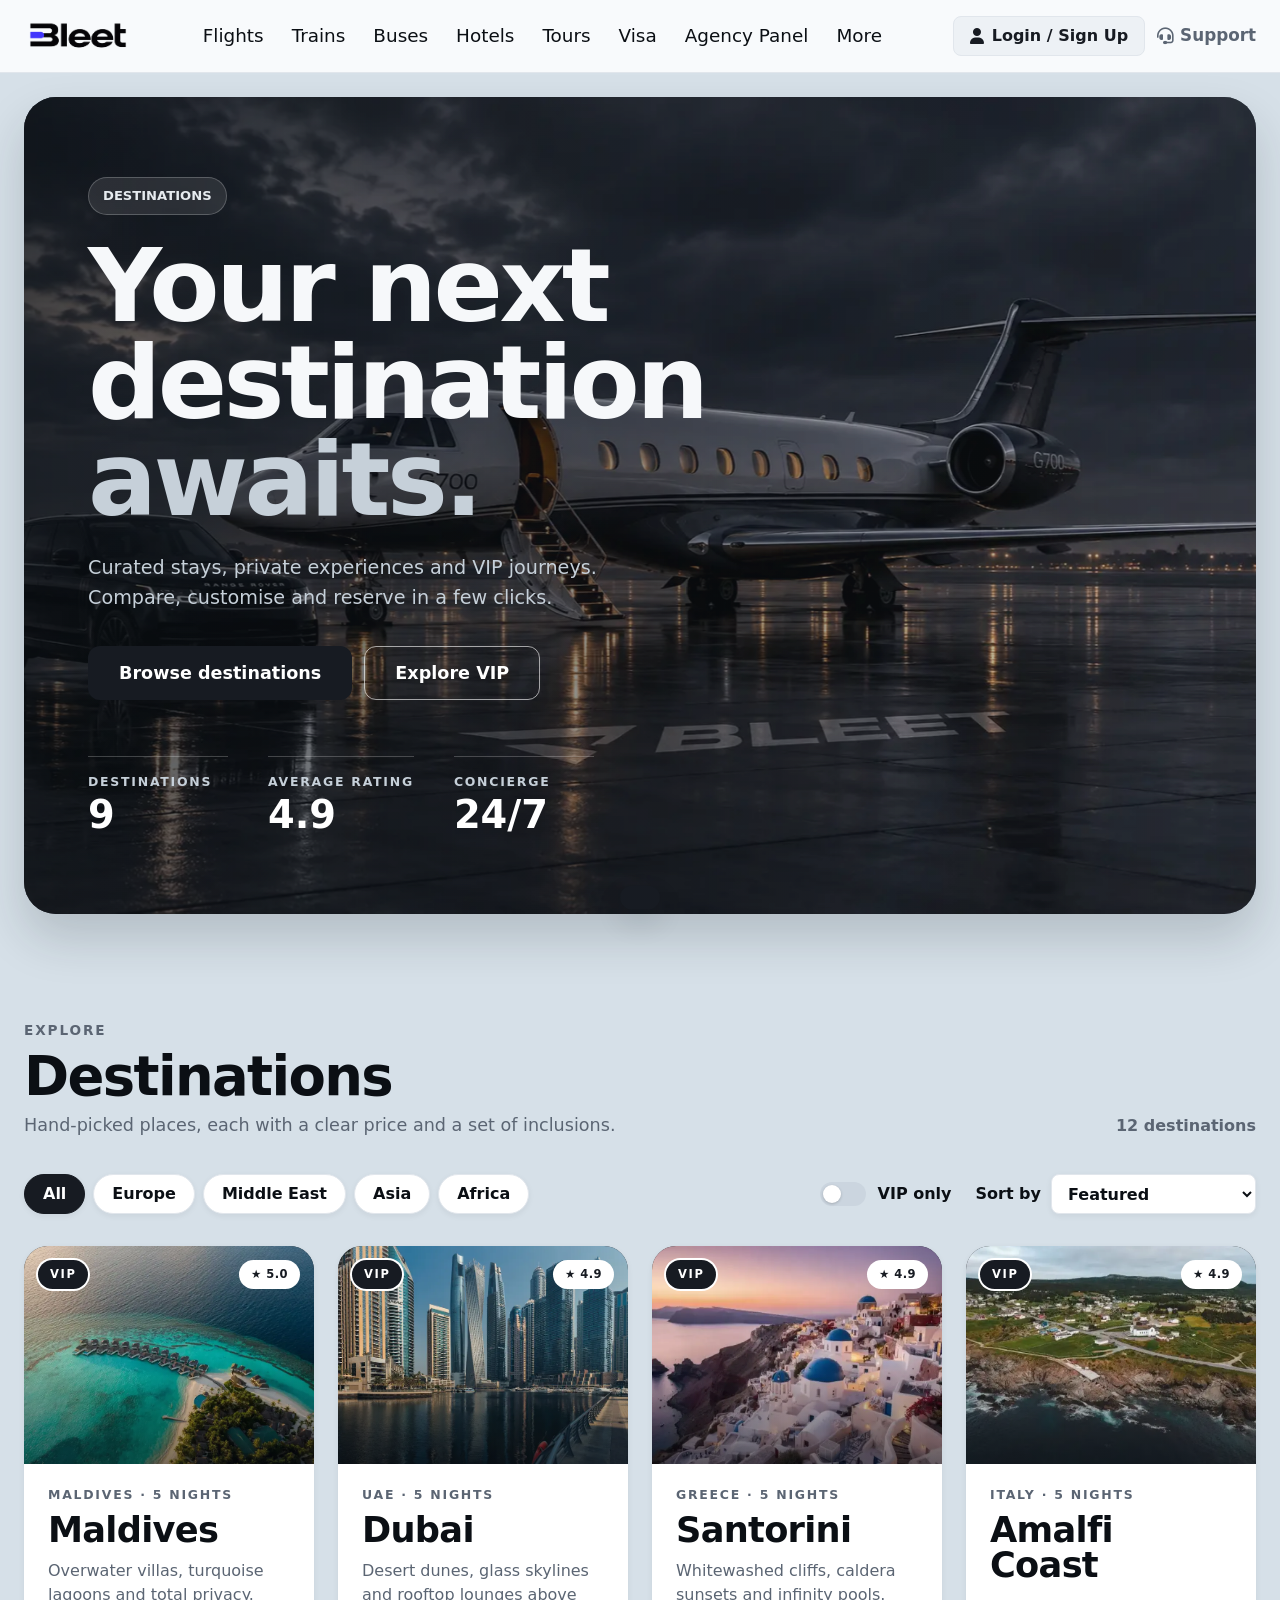
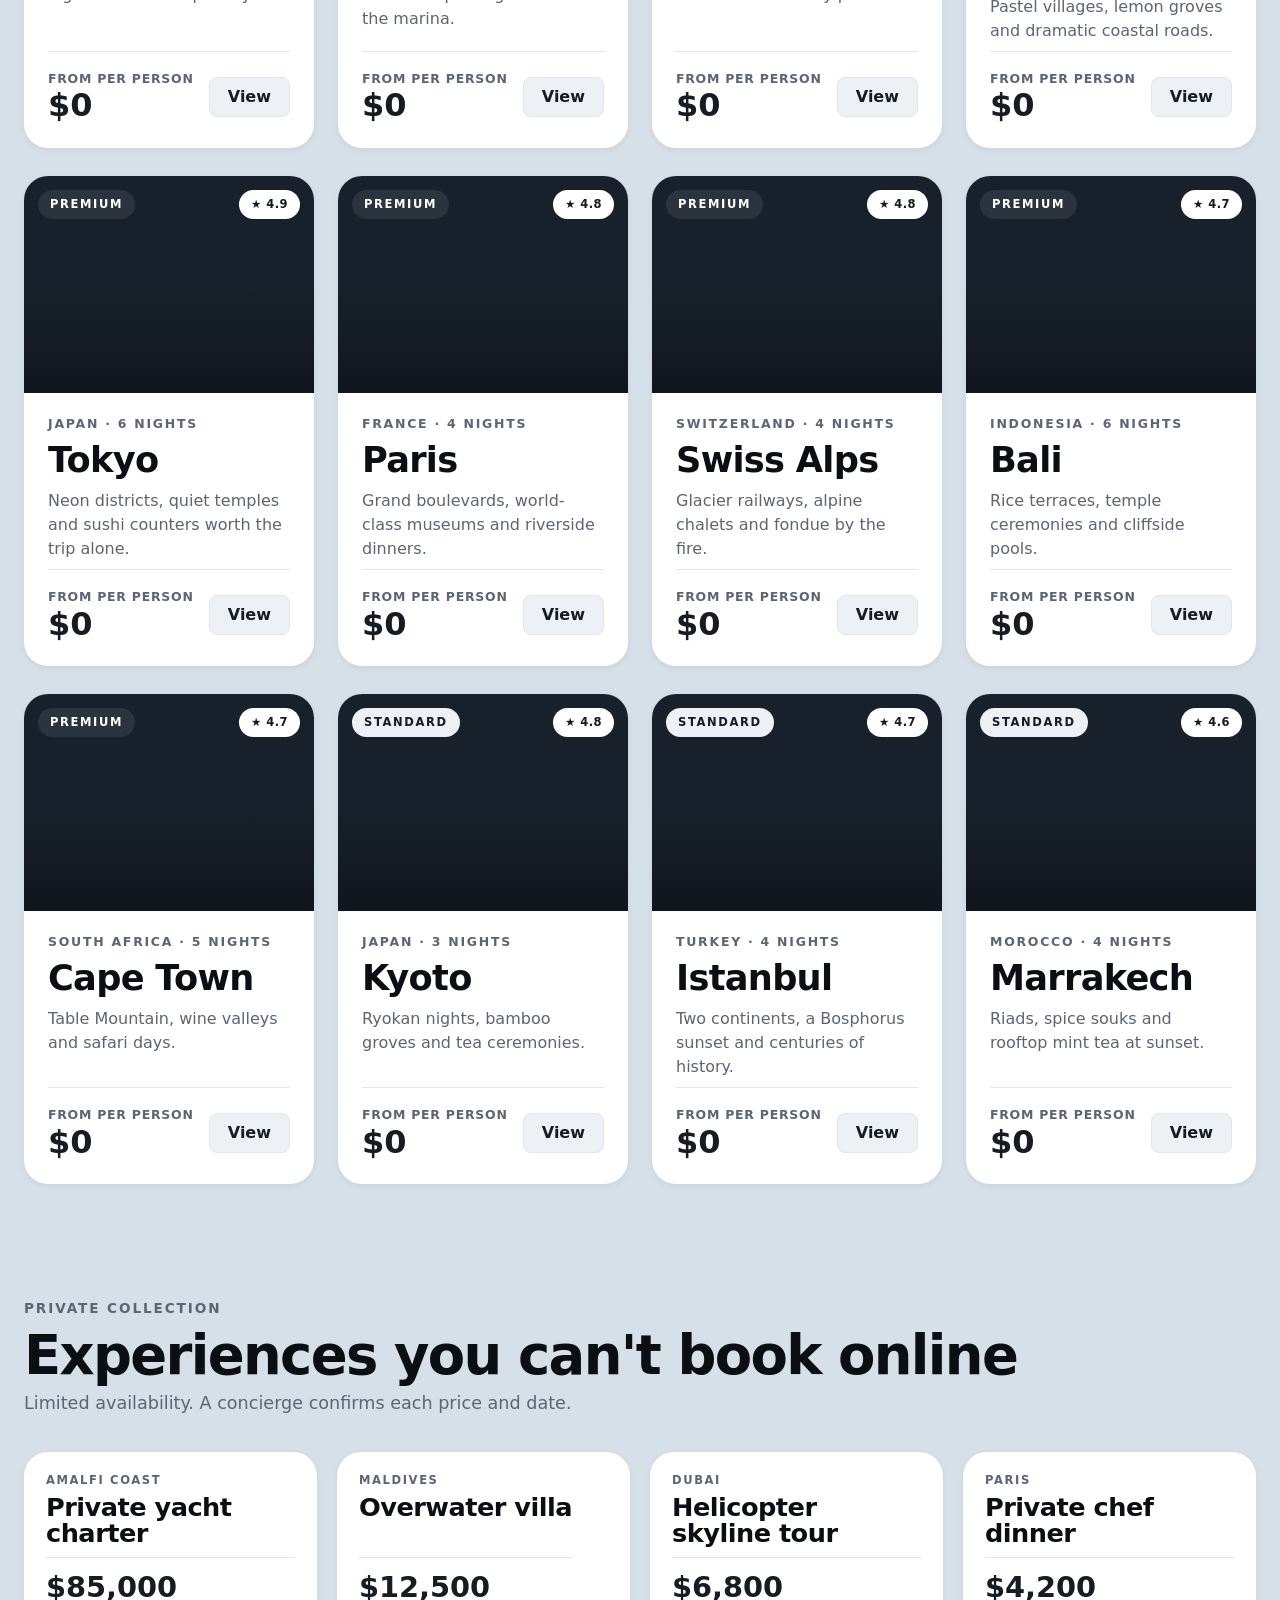
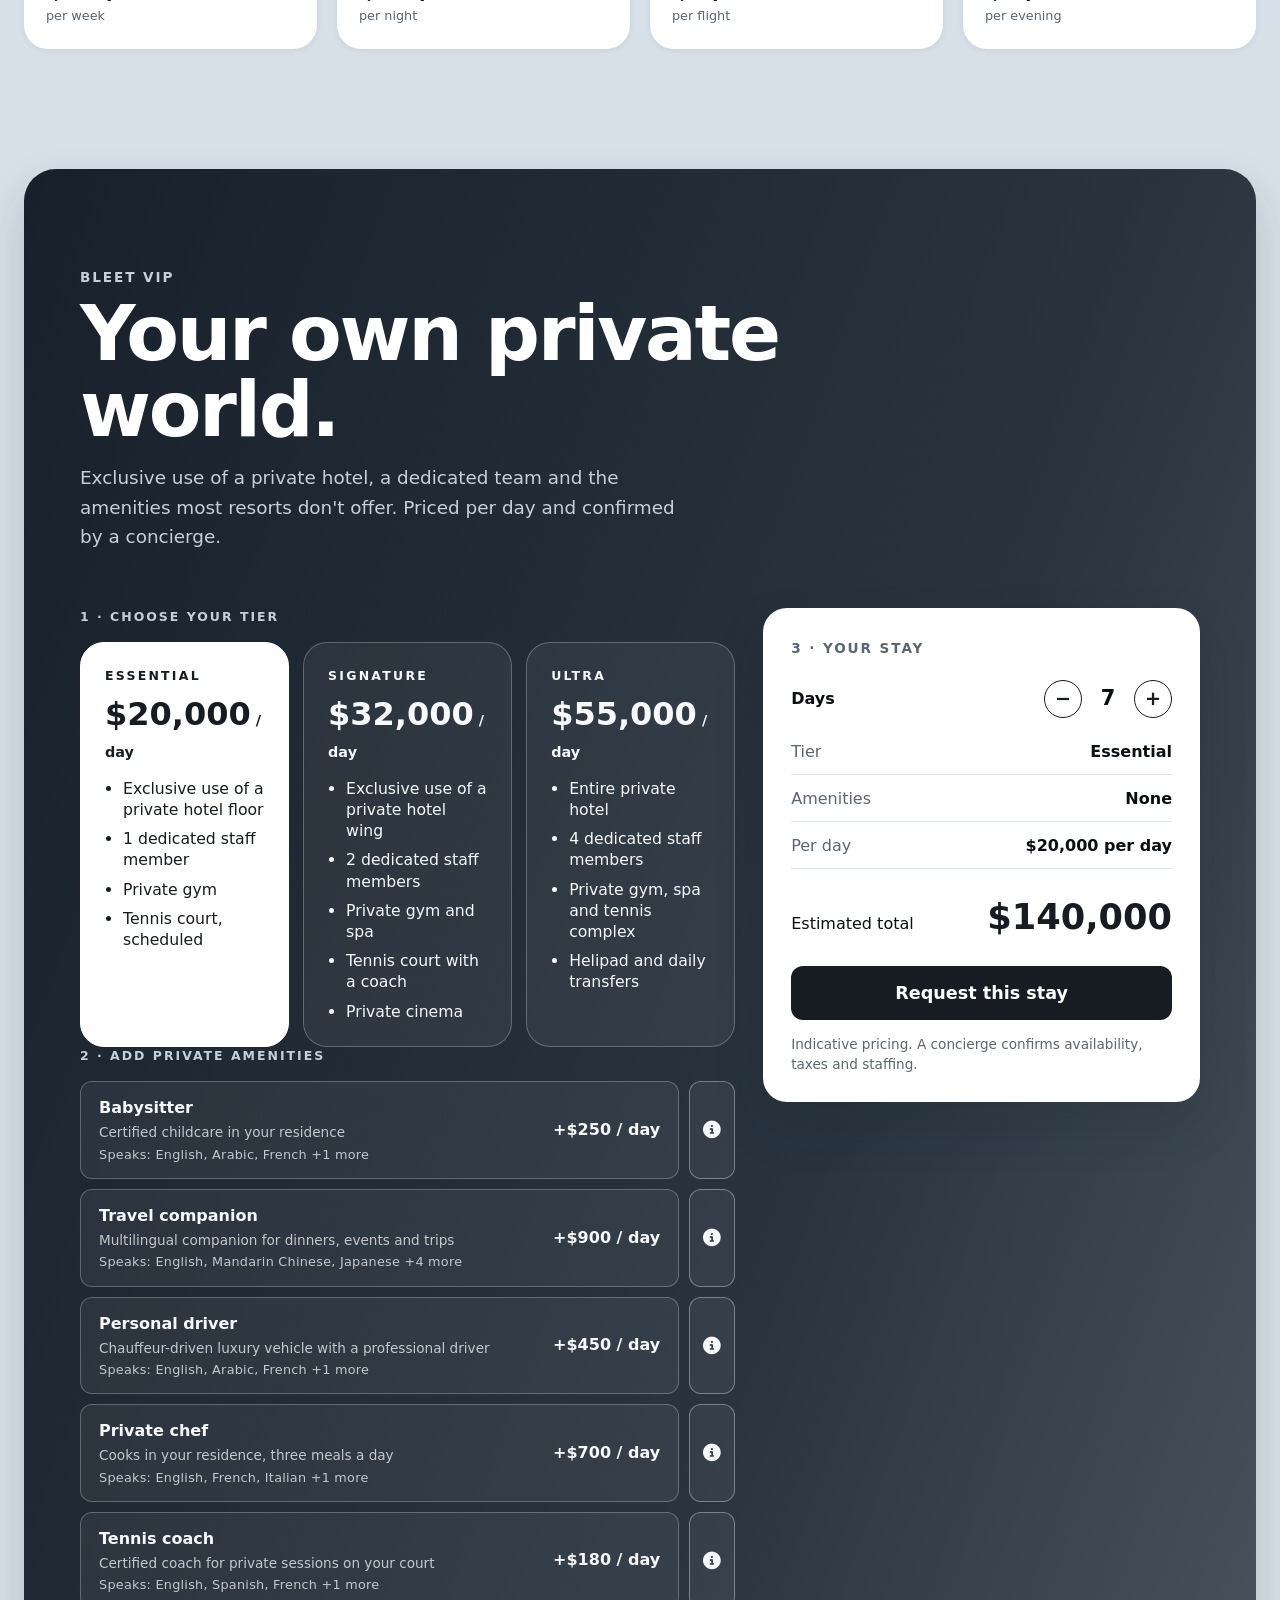
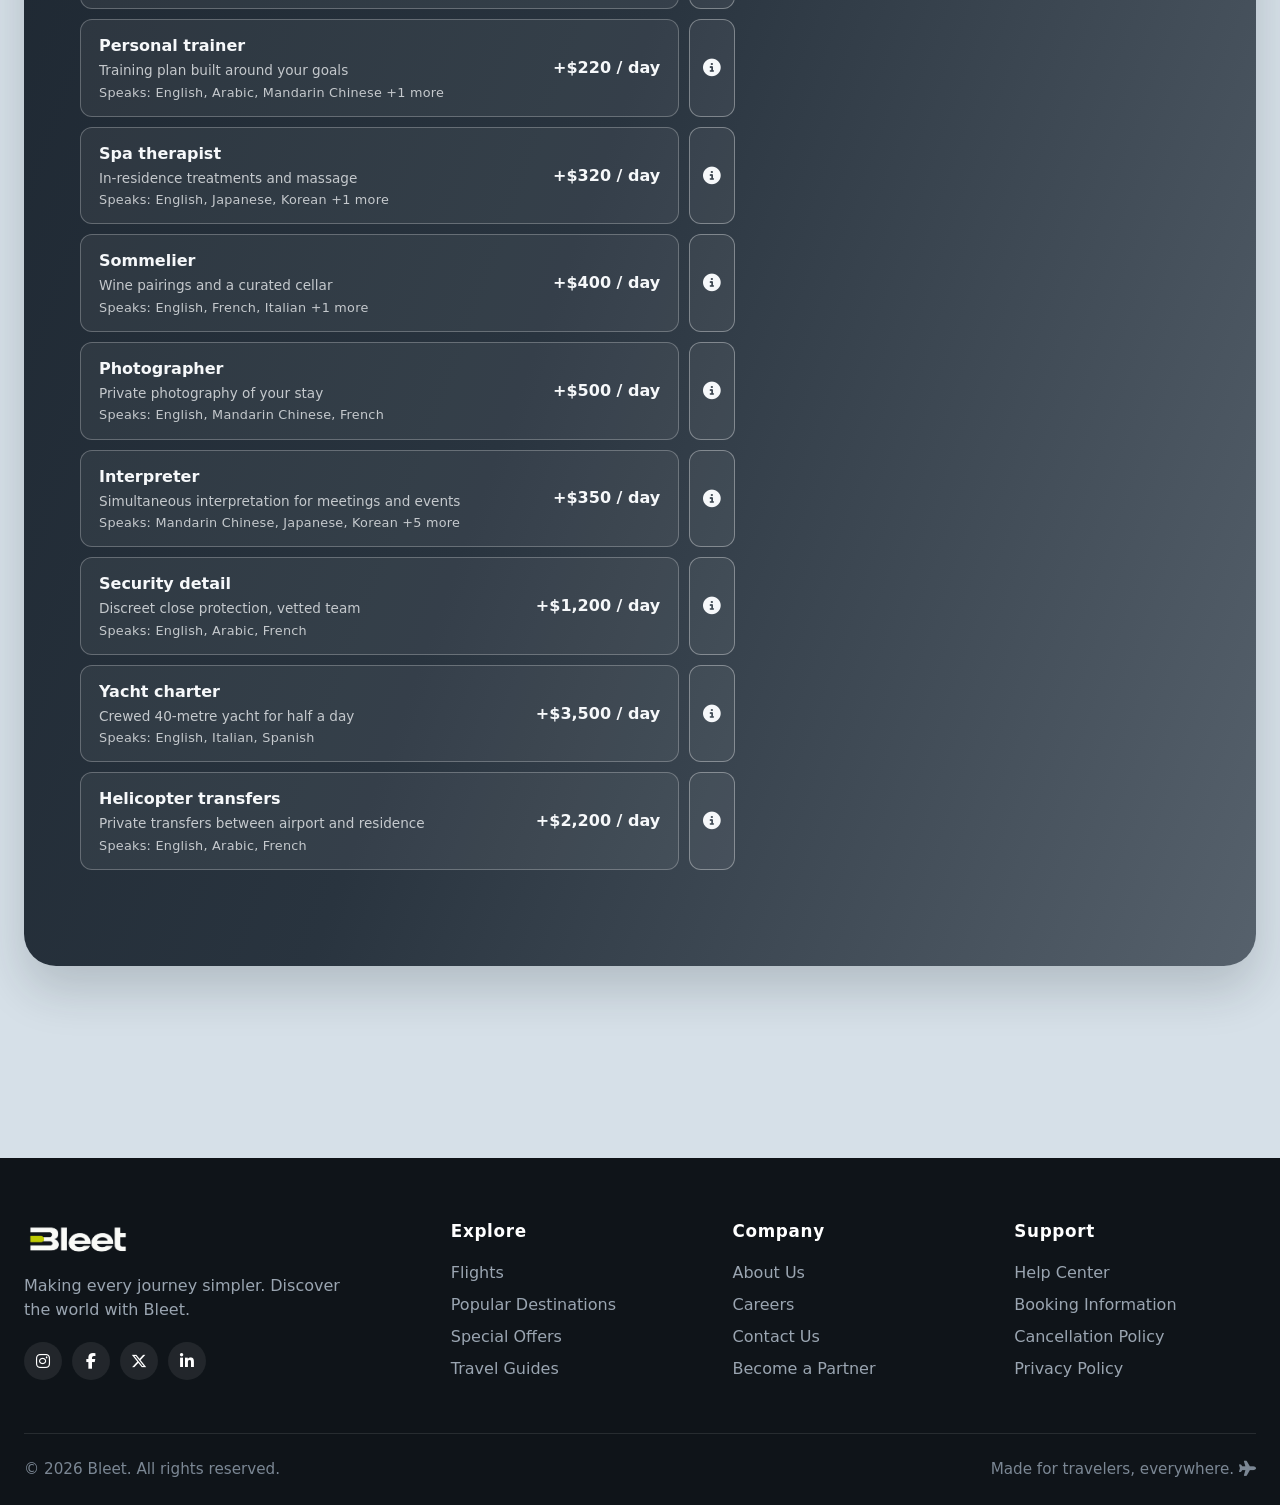
<file: destinations.html>
<!DOCTYPE html>
<html lang="en">

<head>
    <meta charset="UTF-8">
    <meta name="viewport" content="width=device-width, initial-scale=1">
    <meta name="referrer" content="strict-origin-when-cross-origin">
    <meta http-equiv="Content-Security-Policy"
        content="default-src 'self'; script-src 'self'; style-src 'self' https://fonts.googleapis.com https://cdnjs.cloudflare.com; font-src 'self' https://fonts.gstatic.com https://cdnjs.cloudflare.com; img-src 'self' data:; connect-src 'self'; object-src 'none'; base-uri 'self'; form-action 'self'">
    <title>Destinations · Bleet</title>
    <meta name="description" content="Curated destinations, private experiences and VIP journeys with Bleet.">

    <link rel="preconnect" href="https://fonts.googleapis.com">
    <link rel="preconnect" href="https://fonts.gstatic.com" crossorigin>
    <link rel="stylesheet"
        href="https://fonts.googleapis.com/css2?family=Barlow+Condensed:wght@400;500;600;700&display=swap">
    <link rel="stylesheet" href="https://cdnjs.cloudflare.com/ajax/libs/font-awesome/6.5.1/css/all.min.css">

    <link rel="stylesheet" href="assets/style/global.css">
    <link rel="stylesheet" href="assets/style/heading.css">
    <link rel="stylesheet" href="assets/style/destinations.css">
    <link rel="stylesheet" href="assets/style/footer.css">
</head>

<body class="cat-page">

    <a class="sr-only" href="#main">Skip to content</a>

    <!-- HEADER (unchanged) -->
    <header class="site-header">
        <div class="header-inner">
            <a href="index.html" class="brand" aria-label="Bleet home">
                <img src="assets/images/black-logo.webp" alt="Bleet" height="36">
            </a>

            <nav class="main-nav" id="mainNav" aria-label="Primary">
                <a href="index.html" class="nav-link">
                    <i class="fa-solid fa-plane" aria-hidden="true"></i>Flights
                </a>
                <a href="trains.html" class="nav-link">
                    <i class="fa-solid fa-train" aria-hidden="true"></i>Trains
                </a>
                <a href="buses.html" class="nav-link">
                    <i class="fa-solid fa-bus" aria-hidden="true"></i>Buses
                </a>
                <a href="hotels.html" class="nav-link">
                    <i class="fa-solid fa-hotel" aria-hidden="true"></i>Hotels
                </a>
                <a href="tours.html" class="nav-link">
                    <i class="fa-solid fa-map-location-dot" aria-hidden="true"></i>Tours
                </a>
                <a href="visa.html" class="nav-link">
                    <i class="fa-solid fa-passport" aria-hidden="true"></i>Visa
                </a>
                <a href="agency.html" class="nav-link">
                    <i class="fa-solid fa-briefcase" aria-hidden="true"></i>Agency Panel
                </a>
                <a href="page.html?p=more" class="nav-link">
                    <i class="fa-solid fa-ellipsis" aria-hidden="true"></i>More
                </a>
            </nav>

            <div class="header-actions">
                <a href="login.html" class="btn btn-ghost">
                    <i class="fa-solid fa-user" aria-hidden="true"></i><span>Login / Sign Up</span>
                </a>
                <a href="support.html" class="icon-link">
                    <i class="fa-solid fa-headset" aria-hidden="true"></i><span>Support</span>
                </a>
                <button class="menu-toggle" type="button" aria-expanded="false" aria-controls="mainNav"
                    aria-label="Open menu">
                    <span></span><span></span><span></span>
                </button>
            </div>
        </div>
    </header>

    <main id="main" class="cat-main" data-catalog>

        <!-- HERO -->
        <section class="cat-hero" aria-labelledby="catTitle">
            <img class="cat-hero-image" src="assets/images/cards/hero-banner.webp" alt="" fetchpriority="high"
                decoding="async">

            <div class="cat-hero-content">
                <p class="cat-eyebrow">Destinations</p>

                <h1 class="cat-title" id="catTitle">
                    <span data-split>Your next</span>
                    <span data-split>destination</span>
                    <span data-split>awaits.</span>
                </h1>

                <p class="cat-lead">Curated stays, private experiences and VIP journeys. Compare, customise and reserve
                    in a few clicks.</p>

                <div class="cat-actions">
                    <a class="cat-btn cat-btn-primary cat-btn-lg" href="#catalog">Browse destinations</a>
                    <a class="cat-btn cat-btn-ghost cat-btn-lg" href="#vip">Explore VIP</a>
                </div>

                <dl class="cat-stats">
                    <div>
                        <dt>Destinations</dt>
                        <dd id="statDestinations">12</dd>
                    </div>
                    <div>
                        <dt>Average rating</dt>
                        <dd>4.9</dd>
                    </div>
                    <div>
                        <dt>Concierge</dt>
                        <dd>24/7</dd>
                    </div>
                </dl>
            </div>
        </section>

        <!-- CATALOGUE -->
        <section class="cat-section container" id="catalog" aria-labelledby="catalogTitle">
            <div class="cat-head">
                <div class="cat-head-text">
                    <p class="kicker">Explore</p>
                    <h2 id="catalogTitle">Destinations</h2>
                    <p>Hand-picked places, each with a clear price and a set of inclusions.</p>
                </div>
                <p class="cat-count" id="catCount" aria-live="polite"></p>
            </div>

            <div class="cat-toolbar">
                <div class="chips" role="group" aria-label="Filter by region">
                    <button class="chip" type="button" data-region="all" aria-pressed="true">All</button>
                    <button class="chip" type="button" data-region="europe" aria-pressed="false">Europe</button>
                    <button class="chip" type="button" data-region="middle-east" aria-pressed="false">Middle
                        East</button>
                    <button class="chip" type="button" data-region="asia" aria-pressed="false">Asia</button>
                    <button class="chip" type="button" data-region="africa" aria-pressed="false">Africa</button>
                </div>

                <div class="cat-tools">
                    <label class="switch">
                        <input type="checkbox" id="vipOnly">
                        <span class="track" aria-hidden="true"></span>
                        VIP only
                    </label>

                    <label class="sort">
                        Sort by
                        <select id="sortBy">
                            <option value="featured">Featured</option>
                            <option value="price-asc">Price: low to high</option>
                            <option value="price-desc">Price: high to low</option>
                            <option value="rating">Top rated</option>
                        </select>
                    </label>
                </div>
            </div>

            <div class="dest-grid" id="destGrid"></div>
            <p class="cat-empty" id="catEmpty" hidden>No destinations match these filters.</p>
        </section>

        <!-- PRIVATE COLLECTION -->
        <section class="cat-block container" aria-labelledby="privateTitle">
            <div class="cat-head">
                <div class="cat-head-text">
                    <p class="kicker">Private collection</p>
                    <h2 id="privateTitle">Experiences you can't book online</h2>
                    <p>Limited availability. A concierge confirms each price and date.</p>
                </div>
            </div>

            <div class="private-grid" id="privateGrid"></div>
        </section>

        <!-- VIP -->
        <section class="vip-band" id="vip" aria-labelledby="vipTitle">
            <div class="vip-head">
                <p class="kicker">Bleet VIP</p>
                <h2 id="vipTitle">Your own private world.</h2>
                <p class="vip-lead">Exclusive use of a private hotel, a dedicated team and the amenities most resorts
                    don't offer. Priced per day and confirmed by a concierge.</p>
            </div>

            <div class="vip-builder" id="vipBuilder">

                <div class="vip-main">
                    <fieldset class="vip-tiers">
                        <legend>1 · Choose your tier</legend>
                        <div class="tier-options">

                            <label class="tier-option">
                                <input type="radio" name="tier" value="essential" data-name="Essential"
                                    data-per-day="20000" checked>
                                <span class="tier-box">
                                    <span class="tier-name">Essential</span>
                                    <span class="tier-price">$20,000<small> / day</small></span>
                                    <ul class="tier-list">
                                        <li>Exclusive use of a private hotel floor</li>
                                        <li>1 dedicated staff member</li>
                                        <li>Private gym</li>
                                        <li>Tennis court, scheduled</li>
                                    </ul>
                                </span>
                            </label>

                            <label class="tier-option">
                                <input type="radio" name="tier" value="signature" data-name="Signature"
                                    data-per-day="32000">
                                <span class="tier-box">
                                    <span class="tier-name">Signature</span>
                                    <span class="tier-price">$32,000<small> / day</small></span>
                                    <ul class="tier-list">
                                        <li>Exclusive use of a private hotel wing</li>
                                        <li>2 dedicated staff members</li>
                                        <li>Private gym and spa</li>
                                        <li>Tennis court with a coach</li>
                                        <li>Private cinema</li>
                                    </ul>
                                </span>
                            </label>

                            <label class="tier-option">
                                <input type="radio" name="tier" value="ultra" data-name="Ultra" data-per-day="55000">
                                <span class="tier-box">
                                    <span class="tier-name">Ultra</span>
                                    <span class="tier-price">$55,000<small> / day</small></span>
                                    <ul class="tier-list">
                                        <li>Entire private hotel</li>
                                        <li>4 dedicated staff members</li>
                                        <li>Private gym, spa and tennis complex</li>
                                        <li>Helipad and daily transfers</li>
                                    </ul>
                                </span>
                            </label>

                        </div>
                    </fieldset>

                    <fieldset class="vip-addons">
                        <legend>2 · Add private amenities</legend>
                        <div class="addon-list" id="addonList"></div>
                    </fieldset>
                </div>

                <aside class="vip-summary" aria-labelledby="sumTitle">
                    <p class="kicker" id="sumTitle">3 · Your stay</p>

                    <div class="days">
                        <span>Days</span>
                        <div class="counter">
                            <button type="button" data-days="-1" aria-label="Remove a day">&minus;</button>
                            <output id="daysOut" aria-live="polite">7</output>
                            <button type="button" data-days="1" aria-label="Add a day">+</button>
                        </div>
                    </div>

                    <dl class="sum">
                        <div>
                            <dt>Tier</dt>
                            <dd id="sumTier">Essential</dd>
                        </div>
                        <div>
                            <dt>Amenities</dt>
                            <dd id="sumAddons">None</dd>
                        </div>
                        <div>
                            <dt>Per day</dt>
                            <dd id="sumPerDay">$20,000</dd>
                        </div>
                    </dl>

                    <p class="sum-total">
                        <span>Estimated total</span>
                        <strong id="sumTotal" aria-live="polite">$140,000</strong>
                    </p>

                    <button class="cat-btn cat-btn-primary cat-btn-lg" type="button" id="vipEnquire">Request this
                        stay</button>
                    <p class="fine">Indicative pricing. A concierge confirms availability, taxes and staffing.</p>
                </aside>

            </div>
        </section>

    </main>

    <!-- DETAIL WINDOW: trip facts, flights, itinerary, links, reserve question -->
    <dialog class="detail" id="detail" aria-labelledby="detailTitle">
        <button class="detail-close" type="button" id="detailClose" aria-label="Close">
            <i class="fa-solid fa-xmark" aria-hidden="true"></i>
        </button>

        <div class="detail-media" id="detailMedia"></div>

        <div class="detail-body">
            <p class="kicker" id="detailKicker"></p>
            <h2 id="detailTitle"></h2>
            <p class="detail-desc" id="detailDesc"></p>

            <ul class="detail-highlights" id="detailHighlights"></ul>

            <dl class="trip-facts">
                <div>
                    <dt>Length</dt>
                    <dd id="factNights"></dd>
                </div>
                <div>
                    <dt>Flight time (from London)</dt>
                    <dd id="factFlight"></dd>
                </div>
                <div>
                    <dt>Arrival airport</dt>
                    <dd id="factAirport"></dd>
                </div>
            </dl>

            <section class="trip-section" id="flightSection">
                <h3 class="info-sub">Flights</h3>
                <label class="field-mini">
                    <span>Depart from</span>
                    <select id="originSelect"></select>
                </label>
                <p class="flight-line" id="flightLine"></p>
                <ul class="flight-meta" id="flightMeta"></ul>
            </section>

            <section class="trip-section" id="itinerarySection">
                <h3 class="info-sub">Itinerary</h3>
                <ol class="itinerary" id="itinerary"></ol>
            </section>

            <section class="trip-section">
                <h3 class="info-sub">Useful links</h3>
                <div class="link-grid" id="tripLinks"></div>
            </section>

            <fieldset class="packages" id="packagesField">
                <legend>Choose your package</legend>
                <div class="package-options" id="packageOptions"></div>
            </fieldset>

            <div class="detail-total">
                <div>
                    <span class="detail-total-label">Estimated total</span>
                    <strong id="detailTotal" aria-live="polite"></strong>
                </div>
            </div>

            <div class="reserve-ask">
                <p class="reserve-q" id="reserveQ"></p>
                <div class="reserve-actions">
                    <button class="cat-btn cat-btn-primary cat-btn-lg" type="button" id="detailReserve">Yes,
                        reserve</button>
                    <button class="cat-btn cat-btn-line" type="button" id="reserveFlight">Flights only</button>
                    <button class="cat-btn cat-btn-line" type="button" id="reserveLater">Not yet</button>
                </div>
            </div>

            <p class="fine">This is an estimate. The server confirms the final price at checkout.</p>
        </div>
    </dialog>

    <!-- INFO WINDOW for add-on amenities -->
    <dialog class="info-dialog" id="infoDialog" aria-labelledby="infoTitle">
        <button class="detail-close" type="button" id="infoClose" aria-label="Close">
            <i class="fa-solid fa-xmark" aria-hidden="true"></i>
        </button>

        <div class="info-body">
            <p class="kicker" id="infoKicker">Private amenity</p>
            <h3 id="infoTitle"></h3>
            <p class="info-price" id="infoPrice"></p>
            <p class="info-desc" id="infoDesc"></p>

            <h4 class="info-sub">Languages</h4>
            <ul class="lang-list" id="infoLangs"></ul>

            <h4 class="info-sub">What's included</h4>
            <ul class="info-list" id="infoIncludes"></ul>

            <p class="fine" id="infoNote"></p>

            <button class="cat-btn cat-btn-primary cat-btn-lg" type="button" id="infoAdd">Add to my stay</button>
        </div>
    </dialog>

    <!-- FOOTER -->
    <footer class="site-footer">
        <div class="container">
            <div class="footer-grid">
                <div class="footer-brand">
                    <a href="index.html" aria-label="Bleet home">
                        <img src="assets/images/black-logo.webp" alt="Bleet" height="36">
                    </a>
                    <p>Making every journey simpler. Discover the world with Bleet.</p>
                    <div class="footer-socials">
                        <a href="#" aria-label="Instagram"><i class="fa-brands fa-instagram" aria-hidden="true"></i></a>
                        <a href="#" aria-label="Facebook"><i class="fa-brands fa-facebook-f" aria-hidden="true"></i></a>
                        <a href="#" aria-label="X"><i class="fa-brands fa-x-twitter" aria-hidden="true"></i></a>
                        <a href="#" aria-label="LinkedIn"><i class="fa-brands fa-linkedin-in"
                                aria-hidden="true"></i></a>
                    </div>
                </div>

                <nav class="footer-col" aria-label="Explore">
                    <h4>Explore</h4>
                    <a href="index.html">Flights</a>
                    <a href="destinations.html">Popular Destinations</a>
                    <a href="index.html#offers">Special Offers</a>
                    <a href="page.html?p=guides">Travel Guides</a>
                </nav>

                <nav class="footer-col" aria-label="Company">
                    <h4>Company</h4>
                    <a href="page.html?p=about">About Us</a>
                    <a href="page.html?p=careers">Careers</a>
                    <a href="page.html?p=contact">Contact Us</a>
                    <a href="page.html?p=partner">Become a Partner</a>
                </nav>

                <nav class="footer-col" aria-label="Support">
                    <h4>Support</h4>
                    <a href="page.html?p=help">Help Center</a>
                    <a href="page.html?p=booking-info">Booking Information</a>
                    <a href="page.html?p=cancellation">Cancellation Policy</a>
                    <a href="page.html?p=privacy">Privacy Policy</a>
                </nav>
            </div>

            <div class="footer-bottom">
                <span>&copy; 2026 Bleet. All rights reserved.</span>
                <span>Made for travelers, everywhere. <i class="fa-solid fa-plane" aria-hidden="true"></i></span>
            </div>
        </div>
    </footer>

    <script src="assets/logic/common.js" defer></script>
    <script src="assets/logic/destinations.js" defer></script>
</body>

</html>
</file>
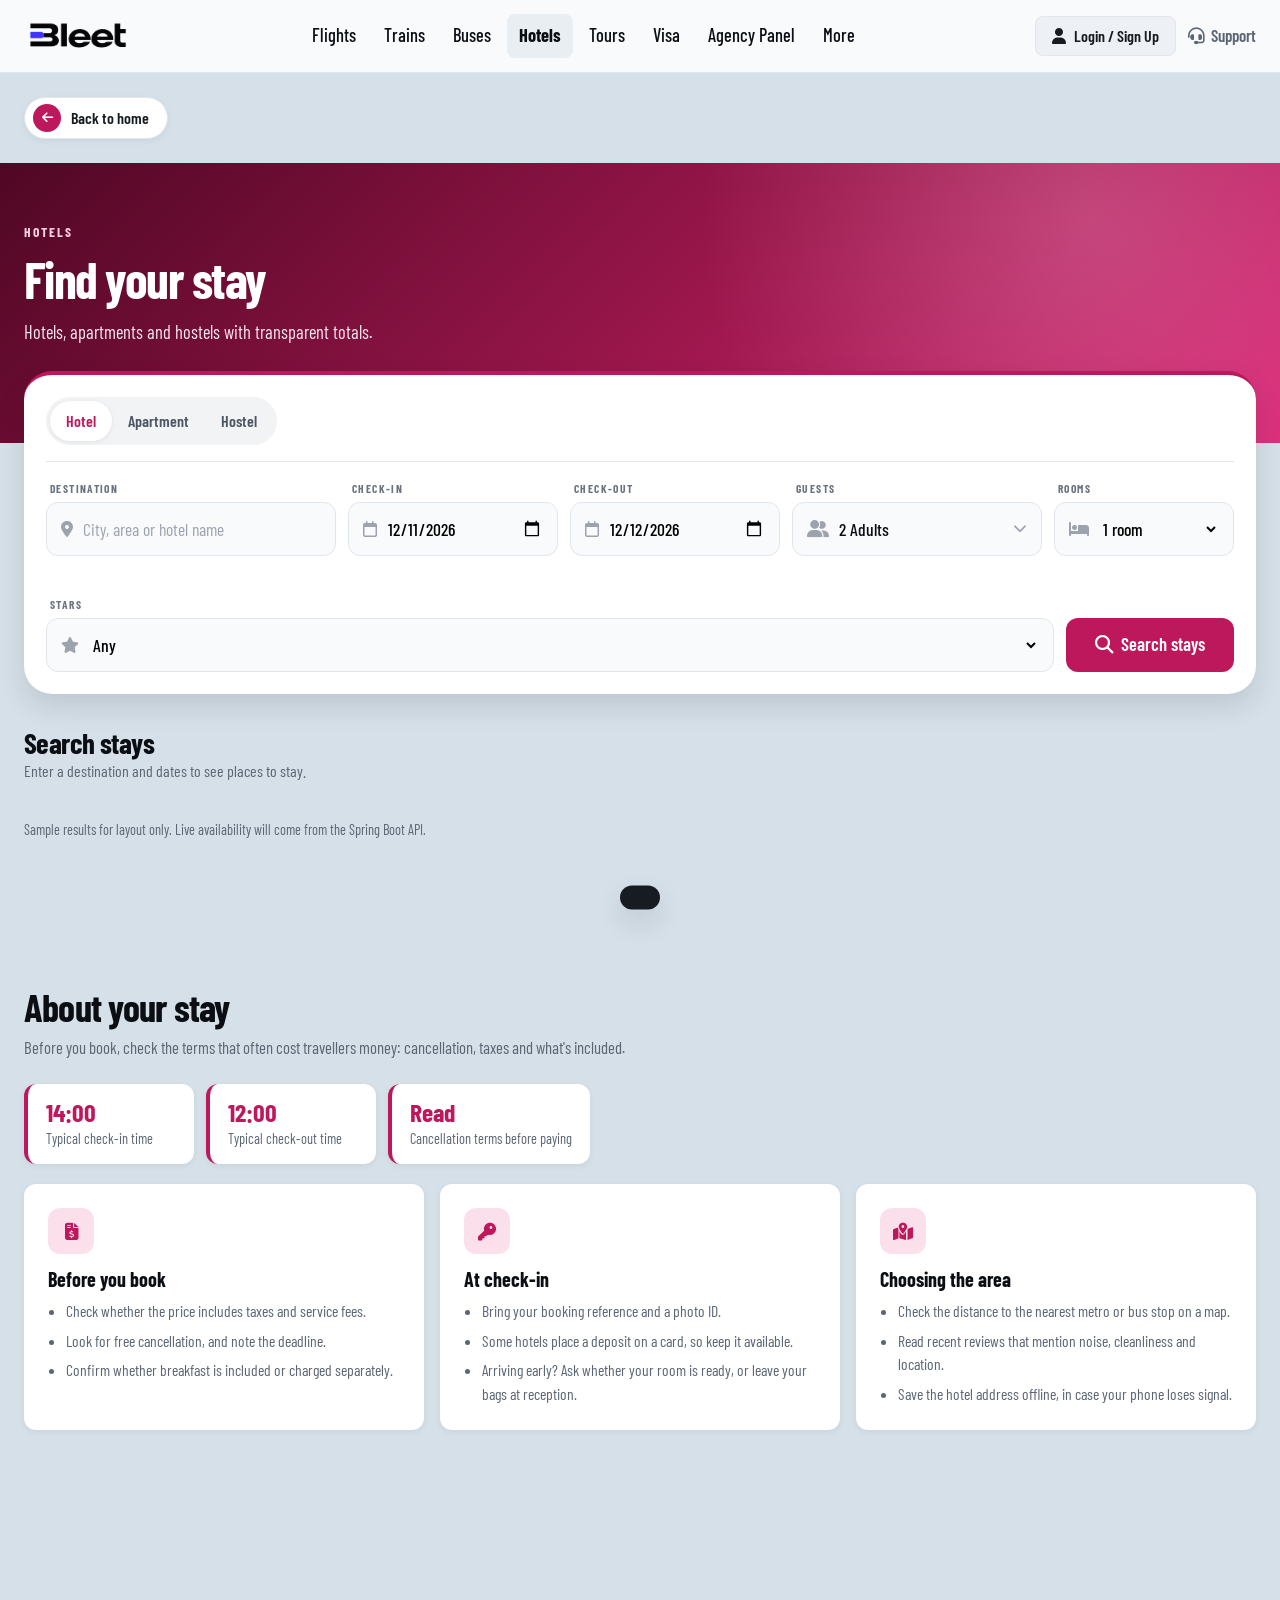
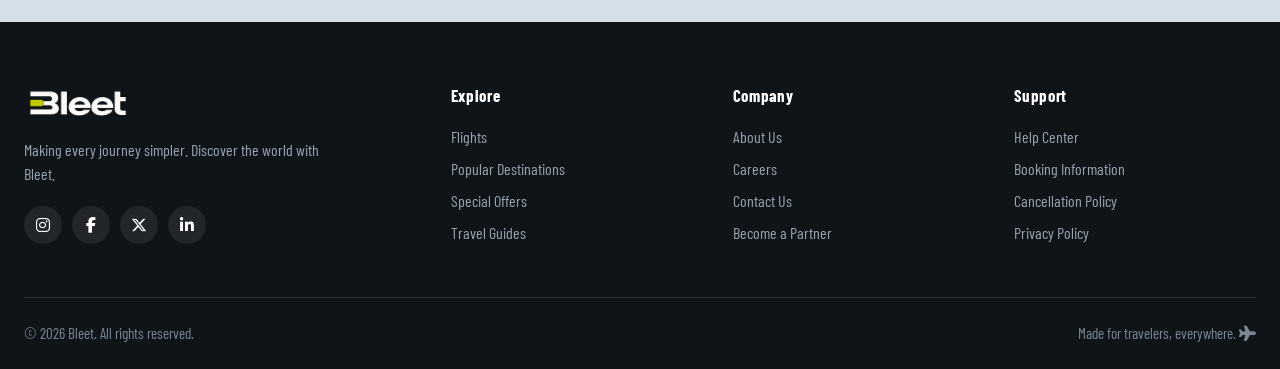
<file: hotels.html>
<!DOCTYPE html>
<html lang="en">

<head>
    <meta charset="UTF-8">
    <meta name="viewport" content="width=device-width, initial-scale=1">
    <title>Hotels · Bleet</title>
    <meta name="description" content="Find hotels, apartments and hostels with transparent totals on Bleet.">
    <link rel="icon" href="assets/images/logo.webp" type="image/webp">

    <link rel="preconnect" href="https://fonts.googleapis.com">
    <link rel="preconnect" href="https://fonts.gstatic.com" crossorigin>
    <link rel="stylesheet"
        href="https://fonts.googleapis.com/css2?family=Barlow+Condensed:wght@400;500;600;700&display=swap">
    <link rel="stylesheet" href="https://cdnjs.cloudflare.com/ajax/libs/font-awesome/6.5.1/css/all.min.css">

    <link rel="stylesheet" href="assets/style/global.css">
    <link rel="stylesheet" href="assets/style/heading.css">
    <link rel="stylesheet" href="assets/style/service-search.css">
    <link rel="stylesheet" href="assets/style/service-extras.css">
    <link rel="stylesheet" href="assets/style/hotels.css">
    <link rel="stylesheet" href="assets/style/footer.css">
    <link rel="stylesheet" href="assets/style/service-fixes.css">
</head>

<body class="theme-hotels">

    <a class="sr-only" href="#main">Skip to content</a>

    <!-- HEADER -->
    <header class="site-header">
        <div class="header-inner">
            <a href="index.html" class="brand" aria-label="Bleet home">
                <img src="assets/images/black-logo.webp" alt="Bleet" height="36">
            </a>

            <nav class="main-nav" id="mainNav" aria-label="Primary">
                <a href="index.html" class="nav-link">
                    <i class="fa-solid fa-plane" aria-hidden="true"></i>Flights
                </a>
                <a href="trains.html" class="nav-link">
                    <i class="fa-solid fa-train" aria-hidden="true"></i>Trains
                </a>
                <a href="buses.html" class="nav-link">
                    <i class="fa-solid fa-bus" aria-hidden="true"></i>Buses
                </a>
                <a href="hotels.html" class="nav-link is-active" aria-current="page">
                    <i class="fa-solid fa-hotel" aria-hidden="true"></i>Hotels
                </a>
                <a href="tours.html" class="nav-link">
                    <i class="fa-solid fa-map-location-dot" aria-hidden="true"></i>Tours
                </a>
                <a href="visa.html" class="nav-link">
                    <i class="fa-solid fa-passport" aria-hidden="true"></i>Visa
                </a>
                <a href="agency.html" class="nav-link">
                    <i class="fa-solid fa-briefcase" aria-hidden="true"></i>Agency Panel
                </a>
                <a href="page.html?p=more" class="nav-link">
                    <i class="fa-solid fa-ellipsis" aria-hidden="true"></i>More
                </a>
            </nav>

            <div class="header-actions">
                <a href="login.html" class="btn btn-ghost">
                    <i class="fa-solid fa-user" aria-hidden="true"></i><span>Login / Sign Up</span>
                </a>
                <a href="support.html" class="icon-link">
                    <i class="fa-solid fa-headset" aria-hidden="true"></i><span>Support</span>
                </a>
                <button class="menu-toggle" type="button" aria-expanded="false" aria-controls="mainNav"
                    aria-label="Open menu">
                    <span></span><span></span><span></span>
                </button>
            </div>
        </div>
    </header>

    <main id="main">
        <nav class="back-bar container" aria-label="Back navigation">
            <a class="back-btn" href="index.html">
                <i class="fa-solid fa-arrow-left" aria-hidden="true"></i>Back to home
            </a>
        </nav>
        <br>
        <section class="svc-hero">
            <div class="container">
                <p class="kicker">Hotels</p>
                <h1>Find your stay</h1>
                <p class="lead">Hotels, apartments and hostels with transparent totals.</p>
            </div>
        </section>

        <section class="container">
            <form class="svc-panel" data-service-form="hotels" novalidate aria-label="Hotel search">
                <div class="svc-top">
                    <div class="segmented" role="radiogroup" aria-label="Stay type">
                        <input type="radio" id="stayHotel" name="type" value="hotel" checked>
                        <label for="stayHotel">Hotel</label>
                        <input type="radio" id="stayApt" name="type" value="apartment">
                        <label for="stayApt">Apartment</label>
                        <input type="radio" id="stayHostel" name="type" value="hostel">
                        <label for="stayHostel">Hostel</label>
                    </div>
                </div>

                <div class="svc-fields">
                    <div class="svc-field is-wide">
                        <label class="svc-label" for="hotelDest">Destination</label>
                        <div class="svc-control">
                            <i class="fa-solid fa-location-dot" aria-hidden="true"></i>
                            <input id="hotelDest" name="destination" type="text" placeholder="City, area or hotel name"
                                autocomplete="off" required data-msg="Enter a destination.">
                        </div>
                        <span class="svc-error" aria-live="polite"></span>
                    </div>

                    <div class="svc-field">
                        <label class="svc-label" for="hotelCheckin">Check-in</label>
                        <div class="svc-control">
                            <i class="fa-regular fa-calendar" aria-hidden="true"></i>
                            <input id="hotelCheckin" name="checkin" type="date" data-offset="7" required
                                data-msg="Choose a check-in date." data-msg-range="Date can't be in the past.">
                        </div>
                        <span class="svc-error" aria-live="polite"></span>
                    </div>

                    <div class="svc-field">
                        <label class="svc-label" for="hotelCheckout">Check-out</label>
                        <div class="svc-control">
                            <i class="fa-regular fa-calendar" aria-hidden="true"></i>
                            <input id="hotelCheckout" name="checkout" type="date" data-after="hotelCheckin" data-gap="1"
                                data-offset="8" required data-msg="Choose a check-out date."
                                data-msg-range="Check-out must be after check-in.">
                        </div>
                        <span class="svc-error" aria-live="polite"></span>
                    </div>

                    <div class="svc-field picker" data-total-max="8">
                        <span class="svc-label" id="hotelGuestsLabel">Guests</span>
                        <button class="picker-trigger" type="button" aria-haspopup="dialog" aria-expanded="false"
                            aria-controls="hotelGuests" aria-labelledby="hotelGuestsLabel picker-hotelSummary">
                            <i class="fa-solid fa-user-group" aria-hidden="true"></i>
                            <span class="picker-summary" id="picker-hotelSummary">2 Adults</span>
                            <i class="fa-solid fa-chevron-down picker-chevron" aria-hidden="true"></i>
                        </button>

                        <div class="picker-panel" id="hotelGuests" role="dialog" aria-label="Guests">
                            <div class="counter-row" data-key="adults" data-min="1" data-max="8" data-start="2"
                                data-one="Adult" data-many="Adults">
                                <div><strong>Adults</strong><small>13 years and over</small></div>
                                <div class="counter">
                                    <button class="counter-btn" type="button" data-action="dec"
                                        aria-label="Remove an adult">&minus;</button>
                                    <output>2</output>
                                    <button class="counter-btn" type="button" data-action="inc"
                                        aria-label="Add an adult">+</button>
                                </div>
                            </div>
                            <div class="counter-row" data-key="children" data-min="0" data-max="6" data-start="0"
                                data-one="Child" data-many="Children">
                                <div><strong>Children</strong><small>Under 13</small></div>
                                <div class="counter">
                                    <button class="counter-btn" type="button" data-action="dec"
                                        aria-label="Remove a child">&minus;</button>
                                    <output>0</output>
                                    <button class="counter-btn" type="button" data-action="inc"
                                        aria-label="Add a child">+</button>
                                </div>
                            </div>
                            <div class="picker-foot">
                                <p class="picker-hint" aria-live="polite"></p>
                                <button class="btn picker-done svc-submit" type="button">Done</button>
                            </div>
                        </div>
                    </div>

                    <div class="svc-field is-small">
                        <label class="svc-label" for="hotelRooms">Rooms</label>
                        <div class="svc-control">
                            <i class="fa-solid fa-bed" aria-hidden="true"></i>
                            <select id="hotelRooms" name="rooms">
                                <option value="1">1 room</option>
                                <option value="2">2 rooms</option>
                                <option value="3">3 rooms</option>
                                <option value="4">4 rooms</option>
                                <option value="5">5 rooms</option>
                            </select>
                        </div>
                    </div>

                    <div class="svc-field is-small">
                        <label class="svc-label" for="hotelStars">Stars</label>
                        <div class="svc-control">
                            <i class="fa-solid fa-star" aria-hidden="true"></i>
                            <select id="hotelStars" name="stars">
                                <option value="0">Any</option>
                                <option value="3">3+</option>
                                <option value="4">4+</option>
                                <option value="5">5 only</option>
                            </select>
                        </div>
                    </div>

                    <button class="btn btn-lg svc-submit svc-search" type="submit">
                        <i class="fa-solid fa-magnifying-glass" aria-hidden="true"></i>Search stays
                    </button>
                </div>
            </form>
        </section>

        <section class="svc-results container" id="results" aria-label="Search results">
            <div class="svc-results-head" id="resultsHead">
                <div>
                    <h2>Search stays</h2>
                    <p>Enter a destination and dates to see places to stay.</p>
                </div>
            </div>
            <div class="svc-list" id="resultsList"></div>
            <p class="svc-note">Sample results for layout only. Live availability will come from the Spring Boot API.
            </p>
        </section>
        <section class="trip-info container" aria-labelledby="hotelInfoTitle">
            <div class="trip-info-head">
                <h2 id="hotelInfoTitle">About your stay</h2>
                <p>Before you book, check the terms that often cost travellers money: cancellation, taxes and what's
                    included.</p>
            </div>

            <div class="info-stats">
                <div class="stat"><strong>14:00</strong><span>Typical check-in time</span></div>
                <div class="stat"><strong>12:00</strong><span>Typical check-out time</span></div>
                <div class="stat"><strong>Read</strong><span>Cancellation terms before paying</span></div>
            </div>

            <div class="info-grid">
                <article class="info-card">
                    <div class="info-icon"><i class="fa-solid fa-file-invoice-dollar" aria-hidden="true"></i></div>
                    <h3>Before you book</h3>
                    <ul>
                        <li>Check whether the price includes taxes and service fees.</li>
                        <li>Look for free cancellation, and note the deadline.</li>
                        <li>Confirm whether breakfast is included or charged separately.</li>
                    </ul>
                </article>

                <article class="info-card">
                    <div class="info-icon"><i class="fa-solid fa-key" aria-hidden="true"></i></div>
                    <h3>At check-in</h3>
                    <ul>
                        <li>Bring your booking reference and a photo ID.</li>
                        <li>Some hotels place a deposit on a card, so keep it available.</li>
                        <li>Arriving early? Ask whether your room is ready, or leave your bags at reception.</li>
                    </ul>
                </article>

                <article class="info-card">
                    <div class="info-icon"><i class="fa-solid fa-map-location-dot" aria-hidden="true"></i></div>
                    <h3>Choosing the area</h3>
                    <ul>
                        <li>Check the distance to the nearest metro or bus stop on a map.</li>
                        <li>Read recent reviews that mention noise, cleanliness and location.</li>
                        <li>Save the hotel address offline, in case your phone loses signal.</li>
                    </ul>
                </article>
            </div>
        </section>
    </main>

    <!-- FOOTER -->
    <footer class="site-footer">
        <div class="container">
            <div class="footer-grid">
                <div class="footer-brand">
                    <a href="index.html" aria-label="Bleet home">
                        <img src="assets/images/black-logo.webp" alt="Bleet" height="36">
                    </a>
                    <p>Making every journey simpler. Discover the world with Bleet.</p>
                    <div class="footer-socials">
                        <a href="#" aria-label="Instagram"><i class="fa-brands fa-instagram" aria-hidden="true"></i></a>
                        <a href="#" aria-label="Facebook"><i class="fa-brands fa-facebook-f" aria-hidden="true"></i></a>
                        <a href="#" aria-label="X"><i class="fa-brands fa-x-twitter" aria-hidden="true"></i></a>
                        <a href="#" aria-label="LinkedIn"><i class="fa-brands fa-linkedin-in"
                                aria-hidden="true"></i></a>
                    </div>
                </div>

                <nav class="footer-col" aria-label="Explore">
                    <h4>Explore</h4>
                    <a href="index.html">Flights</a>
                    <a href="index.html#destinations">Popular Destinations</a>
                    <a href="index.html#offers">Special Offers</a>
                    <a href="page.html?p=guides">Travel Guides</a>
                </nav>

                <nav class="footer-col" aria-label="Company">
                    <h4>Company</h4>
                    <a href="page.html?p=about">About Us</a>
                    <a href="page.html?p=careers">Careers</a>
                    <a href="page.html?p=contact">Contact Us</a>
                    <a href="page.html?p=partner">Become a Partner</a>
                </nav>

                <nav class="footer-col" aria-label="Support">
                    <h4>Support</h4>
                    <a href="page.html?p=help">Help Center</a>
                    <a href="page.html?p=booking-info">Booking Information</a>
                    <a href="page.html?p=cancellation">Cancellation Policy</a>
                    <a href="page.html?p=privacy">Privacy Policy</a>
                </nav>
            </div>

            <div class="footer-bottom">
                <span>&copy; 2026 Bleet. All rights reserved.</span>
                <span>Made for travelers, everywhere. <i class="fa-solid fa-plane" aria-hidden="true"></i></span>
            </div>
        </div>
    </footer>

    <script src="assets/logic/common.js" defer></script>
    <script src="assets/logic/service-search.js" defer></script>
</body>

</html>
</file>
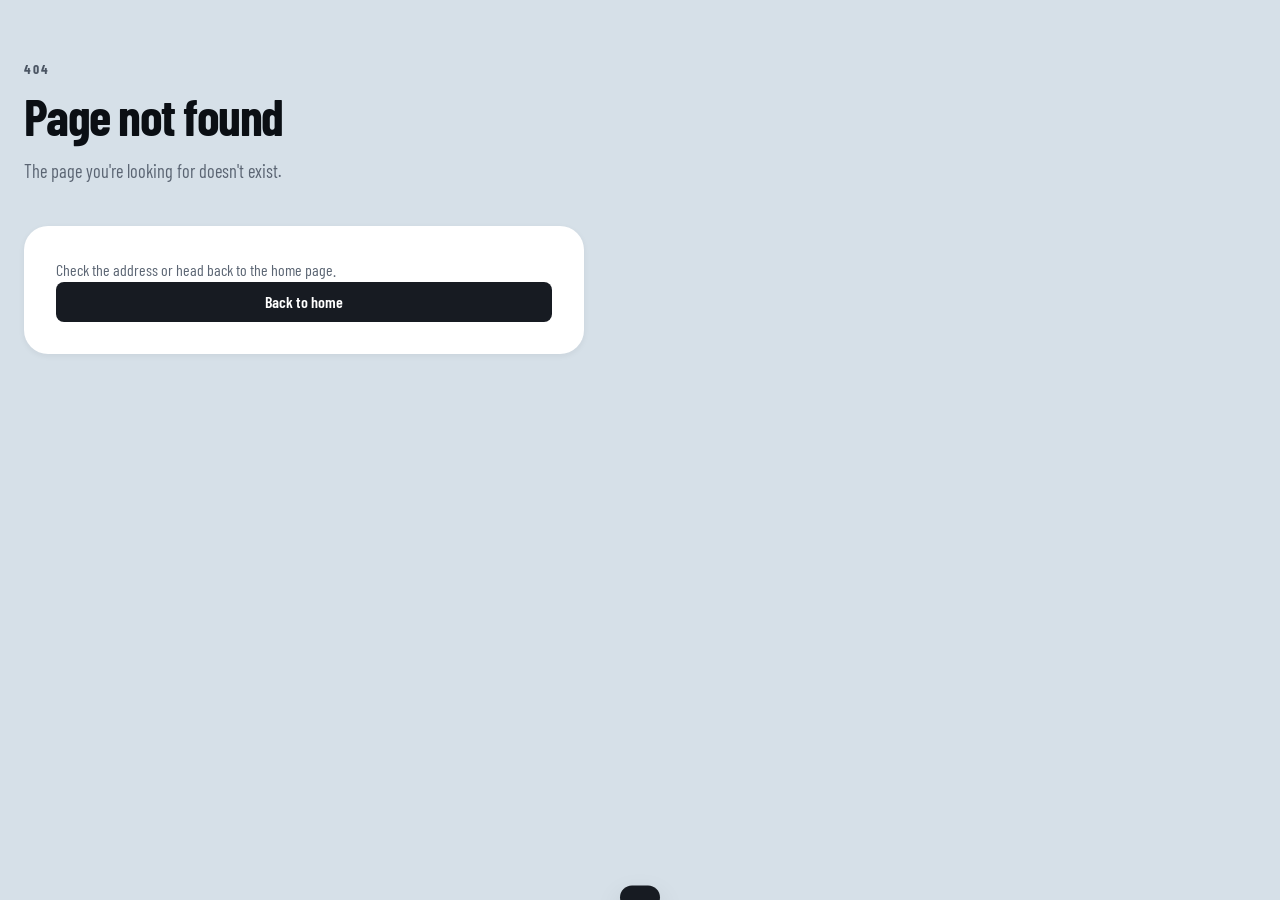
<file: page.html>
<!DOCTYPE html>
<html lang="en">

<head>
    <meta charset="UTF-8">
    <meta name="viewport" content="width=device-width, initial-scale=1">
    <title>Bleet</title>

    <link rel="preconnect" href="https://fonts.googleapis.com">
    <link rel="preconnect" href="https://fonts.gstatic.com" crossorigin>
    <link rel="stylesheet"
        href="https://fonts.googleapis.com/css2?family=Barlow+Condensed:wght@400;500;600;700&display=swap">
    <link rel="stylesheet" href="https://cdnjs.cloudflare.com/ajax/libs/font-awesome/6.5.1/css/all.min.css">

    <link rel="stylesheet" href="assets/style/global.css">
    <link rel="stylesheet" href="assets/style/heading.css">
    <link rel="stylesheet" href="assets/style/page.css">
    <link rel="stylesheet" href="assets/style/footer.css">
</head>

<body>

    <!-- HEADER: copy from index.html (no active link on this page) -->

    <main id="main">
        <section class="page-hero">
            <div class="container">
                <p class="kicker" id="pageEyebrow"></p>
                <h1 id="pageTitle">Bleet</h1>
                <p class="page-lead" id="pageText"></p>
            </div>
        </section>

        <section class="page-body">
            <div class="container" id="pageBody"></div>
        </section>
    </main>

    <!-- FOOTER: copy from index.html -->

    <script src="assets/logic/common.js" defer></script>
    <script src="assets/logic/page.js" defer></script>
</body>

</html>
</file>
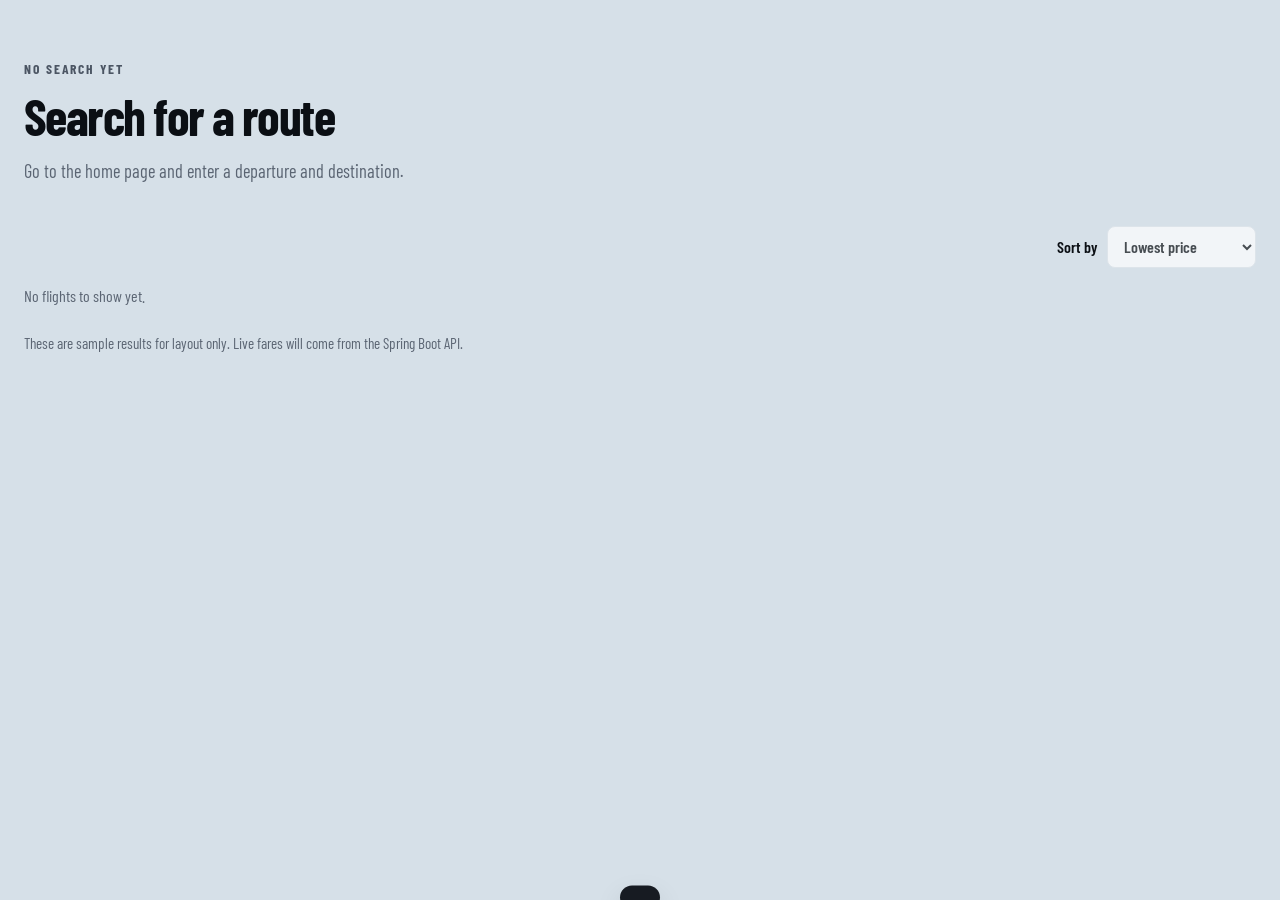
<file: results.html>
<!DOCTYPE html>
<html lang="en">

<head>
    <meta charset="UTF-8">
    <meta name="viewport" content="width=device-width, initial-scale=1">
    <title>Search results · Bleet</title>
    <meta name="robots" content="noindex">

    <link rel="preconnect" href="https://fonts.googleapis.com">
    <link rel="preconnect" href="https://fonts.gstatic.com" crossorigin>
    <link rel="stylesheet"
        href="https://fonts.googleapis.com/css2?family=Barlow+Condensed:wght@400;500;600;700&display=swap">
    <link rel="stylesheet" href="https://cdnjs.cloudflare.com/ajax/libs/font-awesome/6.5.1/css/all.min.css">

    <link rel="stylesheet" href="assets/style/global.css">
    <link rel="stylesheet" href="assets/style/heading.css">
    <link rel="stylesheet" href="assets/style/page.css">
    <link rel="stylesheet" href="assets/style/results.css">
    <link rel="stylesheet" href="assets/style/footer.css">
</head>

<body>

    <!-- HEADER: copy from index.html (remove is-active / aria-current from the Flights link) -->

    <main id="main">
        <section class="page-hero">
            <div class="container">
                <p class="kicker" id="resultsKicker">Search results</p>
                <h1 id="resultsRoute">Search for a route</h1>
                <p class="page-lead" id="resultsMeta"></p>
            </div>
        </section>

        <section class="page-body">
            <div class="container">
                <div class="results-toolbar">
                    <p class="muted" id="resultsCount" aria-live="polite"></p>
                    <label class="sort-label">
                        Sort by
                        <select class="sort-select" id="sortBy">
                            <option value="price">Lowest price</option>
                            <option value="duration">Shortest duration</option>
                            <option value="departure">Earliest departure</option>
                        </select>
                    </label>
                </div>

                <div class="flight-list" id="flightList"></div>

                <p class="muted results-note">
                    These are sample results for layout only. Live fares will come from the Spring Boot API.
                </p>
            </div>
        </section>
    </main>

    <!-- FOOTER: copy from index.html -->

    <script src="assets/logic/common.js" defer></script>
    <script src="assets/logic/results.js" defer></script>
</body>

</html>
</file>
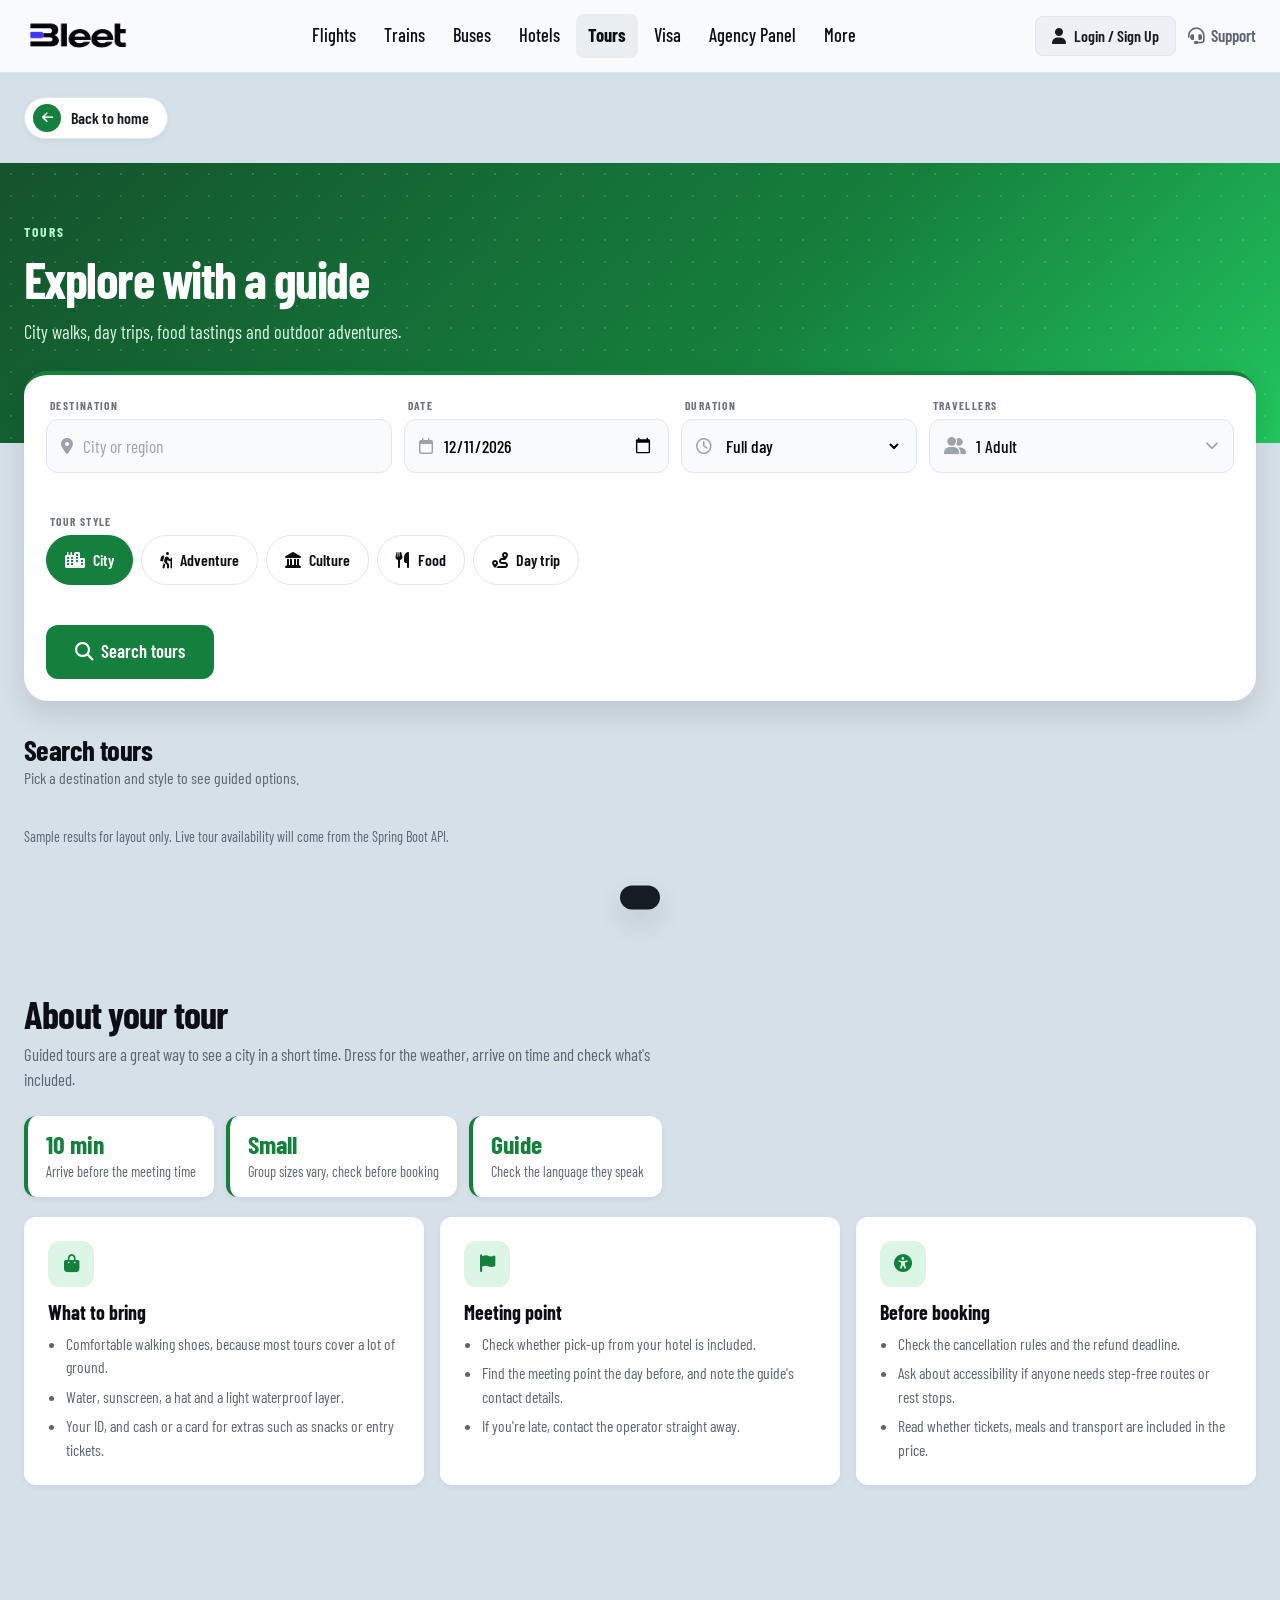
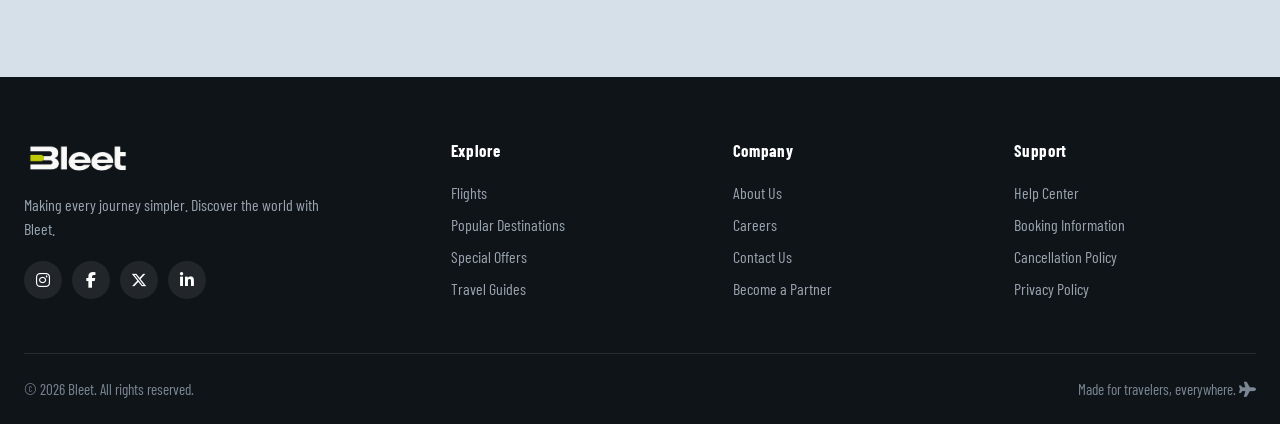
<file: tours.html>
<!DOCTYPE html>
<html lang="en">

<head>
    <meta charset="UTF-8">
    <meta name="viewport" content="width=device-width, initial-scale=1">
    <title>Tours · Bleet</title>
    <meta name="description"
        content="City walks, day trips, food tastings and outdoor adventures – find your tour with Bleet.">
    <link rel="icon" href="assets/images/logo.webp" type="image/webp">

    <link rel="preconnect" href="https://fonts.googleapis.com">
    <link rel="preconnect" href="https://fonts.gstatic.com" crossorigin>
    <link rel="stylesheet"
        href="https://fonts.googleapis.com/css2?family=Barlow+Condensed:wght@400;500;600;700&display=swap">
    <link rel="stylesheet" href="https://cdnjs.cloudflare.com/ajax/libs/font-awesome/6.5.1/css/all.min.css">

    <link rel="stylesheet" href="assets/style/global.css">
    <link rel="stylesheet" href="assets/style/heading.css">
    <link rel="stylesheet" href="assets/style/service-search.css">
    <link rel="stylesheet" href="assets/style/service-extras.css">
    <link rel="stylesheet" href="assets/style/tours.css">
    <link rel="stylesheet" href="assets/style/footer.css">
    <link rel="stylesheet" href="assets/style/service-fixes.css">
</head>

<body class="theme-tours">

    <a class="sr-only" href="#main">Skip to content</a>

    <!-- HEADER -->
    <header class="site-header">
        <div class="header-inner">
            <a href="index.html" class="brand" aria-label="Bleet home">
                <img src="assets/images/black-logo.webp" alt="Bleet" height="36">
            </a>

            <nav class="main-nav" id="mainNav" aria-label="Primary">
                <a href="index.html" class="nav-link">
                    <i class="fa-solid fa-plane" aria-hidden="true"></i>Flights
                </a>
                <a href="trains.html" class="nav-link">
                    <i class="fa-solid fa-train" aria-hidden="true"></i>Trains
                </a>
                <a href="buses.html" class="nav-link">
                    <i class="fa-solid fa-bus" aria-hidden="true"></i>Buses
                </a>
                <a href="hotels.html" class="nav-link">
                    <i class="fa-solid fa-hotel" aria-hidden="true"></i>Hotels
                </a>
                <a href="tours.html" class="nav-link is-active" aria-current="page">
                    <i class="fa-solid fa-map-location-dot" aria-hidden="true"></i>Tours
                </a>
                <a href="visa.html" class="nav-link">
                    <i class="fa-solid fa-passport" aria-hidden="true"></i>Visa
                </a>
                <a href="agency.html" class="nav-link">
                    <i class="fa-solid fa-briefcase" aria-hidden="true"></i>Agency Panel
                </a>
                <a href="page.html?p=more" class="nav-link">
                    <i class="fa-solid fa-ellipsis" aria-hidden="true"></i>More
                </a>
            </nav>

            <div class="header-actions">
                <a href="login.html" class="btn btn-ghost">
                    <i class="fa-solid fa-user" aria-hidden="true"></i><span>Login / Sign Up</span>
                </a>
                <a href="support.html" class="icon-link">
                    <i class="fa-solid fa-headset" aria-hidden="true"></i><span>Support</span>
                </a>
                <button class="menu-toggle" type="button" aria-expanded="false" aria-controls="mainNav"
                    aria-label="Open menu">
                    <span></span><span></span><span></span>
                </button>
            </div>
        </div>
    </header>

    <main id="main">
        <nav class="back-bar container" aria-label="Back navigation">
            <a class="back-btn" href="index.html">
                <i class="fa-solid fa-arrow-left" aria-hidden="true"></i>Back to home
            </a>
        </nav>
        <br>
        <section class="svc-hero">
            <div class="container">
                <p class="kicker">Tours</p>
                <h1>Explore with a guide</h1>
                <p class="lead">City walks, day trips, food tastings and outdoor adventures.</p>
            </div>
        </section>

        <section class="container">
            <form class="svc-panel" data-service-form="tours" novalidate aria-label="Tour search">
                <div class="svc-fields">
                    <div class="svc-field is-wide">
                        <label class="svc-label" for="tourDest">Destination</label>
                        <div class="svc-control">
                            <i class="fa-solid fa-location-dot" aria-hidden="true"></i>
                            <input id="tourDest" name="destination" type="text" placeholder="City or region"
                                autocomplete="off" required data-msg="Enter a destination.">
                        </div>
                        <span class="svc-error" aria-live="polite"></span>
                    </div>

                    <div class="svc-field">
                        <label class="svc-label" for="tourDate">Date</label>
                        <div class="svc-control">
                            <i class="fa-regular fa-calendar" aria-hidden="true"></i>
                            <input id="tourDate" name="date" type="date" data-offset="7" required
                                data-msg="Choose a date." data-msg-range="Date can't be in the past.">
                        </div>
                        <span class="svc-error" aria-live="polite"></span>
                    </div>

                    <div class="svc-field is-small">
                        <label class="svc-label" for="tourDuration">Duration</label>
                        <div class="svc-control">
                            <i class="fa-regular fa-clock" aria-hidden="true"></i>
                            <select id="tourDuration" name="duration">
                                <option value="half">Half day</option>
                                <option value="full" selected>Full day</option>
                                <option value="multi">2–3 days</option>
                                <option value="long">4+ days</option>
                            </select>
                        </div>
                    </div>

                    <div class="svc-field picker" data-total-max="10">
                        <span class="svc-label" id="tourGuestsLabel">Travellers</span>
                        <button class="picker-trigger" type="button" aria-haspopup="dialog" aria-expanded="false"
                            aria-controls="tourGuests" aria-labelledby="tourGuestsLabel picker-tourSummary">
                            <i class="fa-solid fa-user-group" aria-hidden="true"></i>
                            <span class="picker-summary" id="picker-tourSummary">1 Adult</span>
                            <i class="fa-solid fa-chevron-down picker-chevron" aria-hidden="true"></i>
                        </button>

                        <div class="picker-panel" id="tourGuests" role="dialog" aria-label="Travellers">
                            <div class="counter-row" data-key="adults" data-min="1" data-max="10" data-start="1"
                                data-one="Adult" data-many="Adults">
                                <div><strong>Adults</strong><small>13 years and over</small></div>
                                <div class="counter">
                                    <button class="counter-btn" type="button" data-action="dec"
                                        aria-label="Remove an adult">&minus;</button>
                                    <output>1</output>
                                    <button class="counter-btn" type="button" data-action="inc"
                                        aria-label="Add an adult">+</button>
                                </div>
                            </div>
                            <div class="counter-row" data-key="children" data-min="0" data-max="10" data-start="0"
                                data-one="Child" data-many="Children">
                                <div><strong>Children</strong><small>2 to 12 years</small></div>
                                <div class="counter">
                                    <button class="counter-btn" type="button" data-action="dec"
                                        aria-label="Remove a child">&minus;</button>
                                    <output>0</output>
                                    <button class="counter-btn" type="button" data-action="inc"
                                        aria-label="Add a child">+</button>
                                </div>
                            </div>
                            <div class="picker-foot">
                                <p class="picker-hint" aria-live="polite"></p>
                                <button class="btn picker-done svc-submit" type="button">Done</button>
                            </div>
                        </div>
                    </div>

                    <div class="svc-field is-full">
                        <span class="svc-label" id="tourStyleLabel">Tour style</span>
                        <div class="chips" role="radiogroup" aria-labelledby="tourStyleLabel">
                            <input type="radio" id="styleCity" name="style" value="city" checked>
                            <label for="styleCity"><i class="fa-solid fa-city" aria-hidden="true"></i>City</label>
                            <input type="radio" id="styleAdventure" name="style" value="adventure">
                            <label for="styleAdventure"><i class="fa-solid fa-person-hiking"
                                    aria-hidden="true"></i>Adventure</label>
                            <input type="radio" id="styleCulture" name="style" value="culture">
                            <label for="styleCulture"><i class="fa-solid fa-landmark"
                                    aria-hidden="true"></i>Culture</label>
                            <input type="radio" id="styleFood" name="style" value="food">
                            <label for="styleFood"><i class="fa-solid fa-utensils" aria-hidden="true"></i>Food</label>
                            <input type="radio" id="styleDaytrip" name="style" value="daytrip">
                            <label for="styleDaytrip"><i class="fa-solid fa-route" aria-hidden="true"></i>Day
                                trip</label>
                        </div>
                    </div>

                    <button class="btn btn-lg svc-submit svc-search" type="submit">
                        <i class="fa-solid fa-magnifying-glass" aria-hidden="true"></i>Search tours
                    </button>
                </div>
            </form>
        </section>

        <section class="svc-results container" id="results" aria-label="Search results">
            <div class="svc-results-head" id="resultsHead">
                <div>
                    <h2>Search tours</h2>
                    <p>Pick a destination and style to see guided options.</p>
                </div>
            </div>
            <div class="svc-list" id="resultsList"></div>
            <p class="svc-note">Sample results for layout only. Live tour availability will come from the Spring Boot
                API.</p>
        </section>

        <section class="trip-info container" aria-labelledby="tourInfoTitle">
            <div class="trip-info-head">
                <h2 id="tourInfoTitle">About your tour</h2>
                <p>Guided tours are a great way to see a city in a short time. Dress for the weather, arrive on time and
                    check what's included.</p>
            </div>

            <div class="info-stats">
                <div class="stat"><strong>10 min</strong><span>Arrive before the meeting time</span></div>
                <div class="stat"><strong>Small</strong><span>Group sizes vary, check before booking</span></div>
                <div class="stat"><strong>Guide</strong><span>Check the language they speak</span></div>
            </div>

            <div class="info-grid">
                <article class="info-card">
                    <div class="info-icon"><i class="fa-solid fa-bag-shopping" aria-hidden="true"></i></div>
                    <h3>What to bring</h3>
                    <ul>
                        <li>Comfortable walking shoes, because most tours cover a lot of ground.</li>
                        <li>Water, sunscreen, a hat and a light waterproof layer.</li>
                        <li>Your ID, and cash or a card for extras such as snacks or entry tickets.</li>
                    </ul>
                </article>

                <article class="info-card">
                    <div class="info-icon"><i class="fa-solid fa-flag" aria-hidden="true"></i></div>
                    <h3>Meeting point</h3>
                    <ul>
                        <li>Check whether pick-up from your hotel is included.</li>
                        <li>Find the meeting point the day before, and note the guide's contact details.</li>
                        <li>If you're late, contact the operator straight away.</li>
                    </ul>
                </article>

                <article class="info-card">
                    <div class="info-icon"><i class="fa-solid fa-universal-access" aria-hidden="true"></i></div>
                    <h3>Before booking</h3>
                    <ul>
                        <li>Check the cancellation rules and the refund deadline.</li>
                        <li>Ask about accessibility if anyone needs step-free routes or rest stops.</li>
                        <li>Read whether tickets, meals and transport are included in the price.</li>
                    </ul>
                </article>
            </div>
        </section>

    </main>

    <!-- FOOTER -->
    <footer class="site-footer">
        <div class="container">
            <div class="footer-grid">
                <div class="footer-brand">
                    <a href="index.html" aria-label="Bleet home">
                        <img src="assets/images/black-logo.webp" alt="Bleet" height="36">
                    </a>
                    <p>Making every journey simpler. Discover the world with Bleet.</p>
                    <div class="footer-socials">
                        <a href="#" aria-label="Instagram"><i class="fa-brands fa-instagram" aria-hidden="true"></i></a>
                        <a href="#" aria-label="Facebook"><i class="fa-brands fa-facebook-f" aria-hidden="true"></i></a>
                        <a href="#" aria-label="X"><i class="fa-brands fa-x-twitter" aria-hidden="true"></i></a>
                        <a href="#" aria-label="LinkedIn"><i class="fa-brands fa-linkedin-in"
                                aria-hidden="true"></i></a>
                    </div>
                </div>

                <nav class="footer-col" aria-label="Explore">
                    <h4>Explore</h4>
                    <a href="index.html">Flights</a>
                    <a href="index.html#destinations">Popular Destinations</a>
                    <a href="index.html#offers">Special Offers</a>
                    <a href="page.html?p=guides">Travel Guides</a>
                </nav>

                <nav class="footer-col" aria-label="Company">
                    <h4>Company</h4>
                    <a href="page.html?p=about">About Us</a>
                    <a href="page.html?p=careers">Careers</a>
                    <a href="page.html?p=contact">Contact Us</a>
                    <a href="page.html?p=partner">Become a Partner</a>
                </nav>

                <nav class="footer-col" aria-label="Support">
                    <h4>Support</h4>
                    <a href="page.html?p=help">Help Center</a>
                    <a href="page.html?p=booking-info">Booking Information</a>
                    <a href="page.html?p=cancellation">Cancellation Policy</a>
                    <a href="page.html?p=privacy">Privacy Policy</a>
                </nav>
            </div>

            <div class="footer-bottom">
                <span>&copy; 2026 Bleet. All rights reserved.</span>
                <span>Made for travelers, everywhere. <i class="fa-solid fa-plane" aria-hidden="true"></i></span>
            </div>
        </div>
    </footer>

    <script src="assets/logic/common.js" defer></script>
    <script src="assets/logic/service-search.js" defer></script>
</body>

</html>
</file>
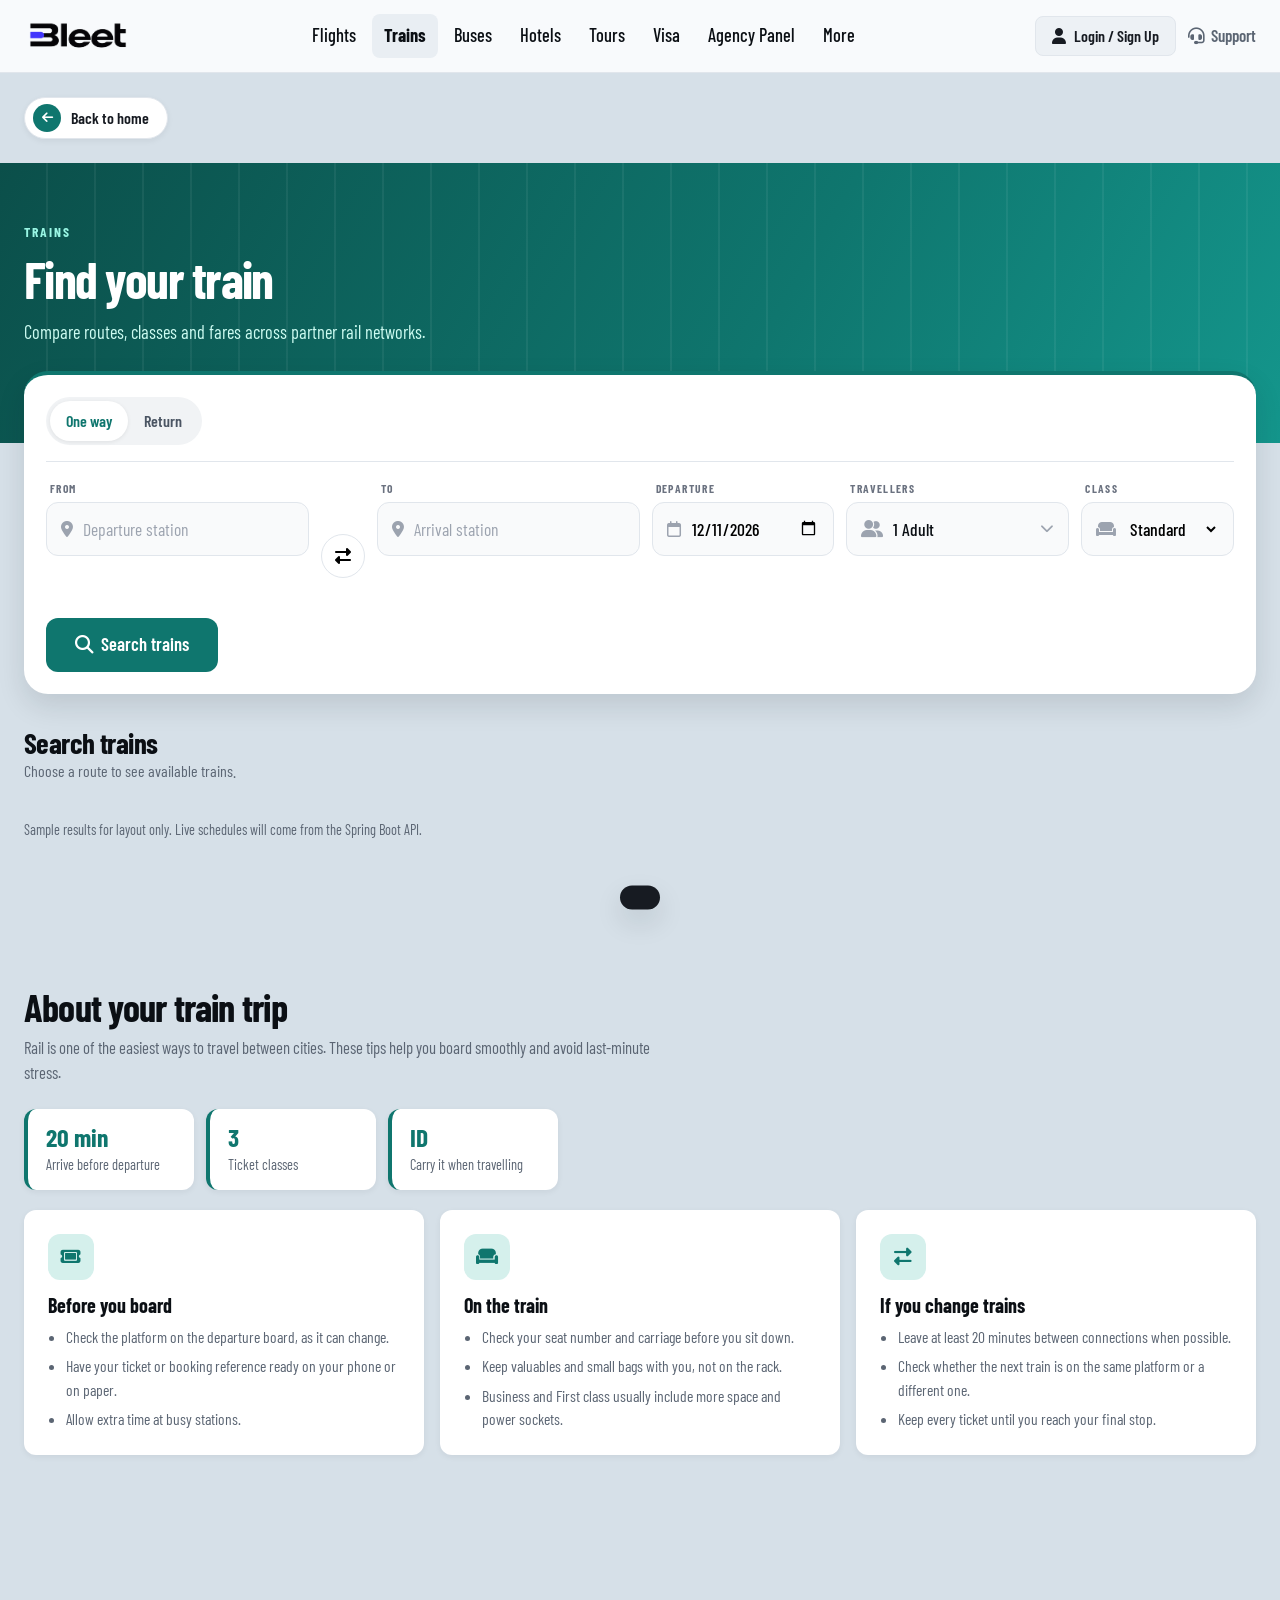
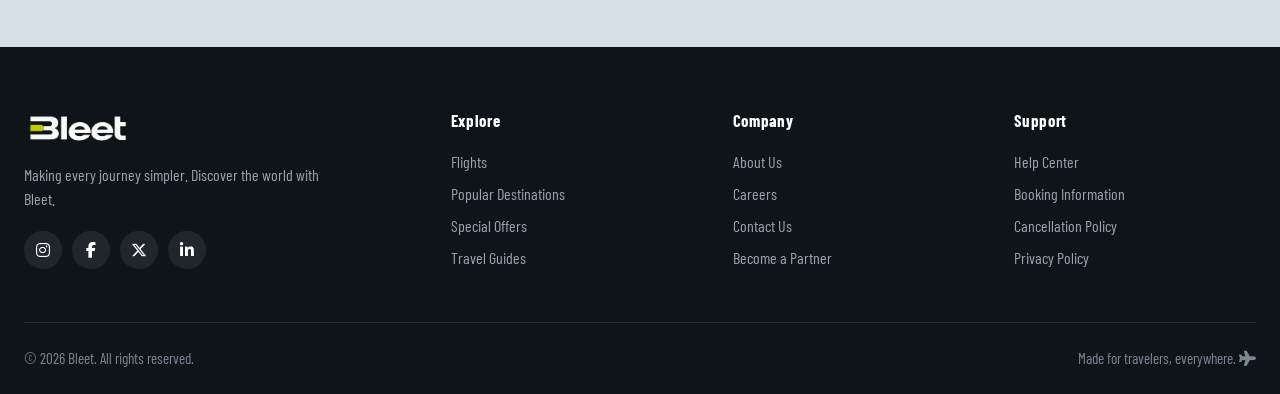
<file: trains.html>
<!DOCTYPE html>
<html lang="en">

<head>
    <meta charset="UTF-8">
    <meta name="viewport" content="width=device-width, initial-scale=1">
    <title>Trains · Bleet</title>
    <meta name="description" content="Compare train routes, classes and fares with Bleet.">
    <link rel="icon" href="assets/images/logo.webp" type="image/webp">

    <link rel="preconnect" href="https://fonts.googleapis.com">
    <link rel="preconnect" href="https://fonts.gstatic.com" crossorigin>
    <link rel="stylesheet"
        href="https://fonts.googleapis.com/css2?family=Barlow+Condensed:wght@400;500;600;700&display=swap">
    <link rel="stylesheet" href="https://cdnjs.cloudflare.com/ajax/libs/font-awesome/6.5.1/css/all.min.css">

    <link rel="stylesheet" href="assets/style/global.css">
    <link rel="stylesheet" href="assets/style/heading.css">
    <link rel="stylesheet" href="assets/style/service-search.css">
    <link rel="stylesheet" href="assets/style/service-extras.css">
    <link rel="stylesheet" href="assets/style/trains.css">
    <link rel="stylesheet" href="assets/style/footer.css">
    <link rel="stylesheet" href="assets/style/service-fixes.css">
</head>

<body class="theme-trains">

    <a class="sr-only" href="#main">Skip to content</a>

    <!-- HEADER -->
    <header class="site-header">
        <div class="header-inner">
            <a href="index.html" class="brand" aria-label="Bleet home">
                <img src="assets/images/black-logo.webp" alt="Bleet" height="36">
            </a>

            <nav class="main-nav" id="mainNav" aria-label="Primary">
                <a href="index.html" class="nav-link">
                    <i class="fa-solid fa-plane" aria-hidden="true"></i>Flights
                </a>
                <a href="trains.html" class="nav-link is-active" aria-current="page">
                    <i class="fa-solid fa-train" aria-hidden="true"></i>Trains
                </a>
                <a href="buses.html" class="nav-link">
                    <i class="fa-solid fa-bus" aria-hidden="true"></i>Buses
                </a>
                <a href="hotels.html" class="nav-link">
                    <i class="fa-solid fa-hotel" aria-hidden="true"></i>Hotels
                </a>
                <a href="tours.html" class="nav-link">
                    <i class="fa-solid fa-map-location-dot" aria-hidden="true"></i>Tours
                </a>
                <a href="visa.html" class="nav-link">
                    <i class="fa-solid fa-passport" aria-hidden="true"></i>Visa
                </a>
                <a href="agency.html" class="nav-link">
                    <i class="fa-solid fa-briefcase" aria-hidden="true"></i>Agency Panel
                </a>
                <a href="page.html?p=more" class="nav-link">
                    <i class="fa-solid fa-ellipsis" aria-hidden="true"></i>More
                </a>
            </nav>

            <div class="header-actions">
                <a href="login.html" class="btn btn-ghost">
                    <i class="fa-solid fa-user" aria-hidden="true"></i><span>Login / Sign Up</span>
                </a>
                <a href="support.html" class="icon-link">
                    <i class="fa-solid fa-headset" aria-hidden="true"></i><span>Support</span>
                </a>
                <button class="menu-toggle" type="button" aria-expanded="false" aria-controls="mainNav"
                    aria-label="Open menu">
                    <span></span><span></span><span></span>
                </button>
            </div>
        </div>
    </header>

    <main id="main">


        <nav class="back-bar container" aria-label="Back navigation">
            <a class="back-btn" href="index.html">
                <i class="fa-solid fa-arrow-left" aria-hidden="true"></i>Back to home
            </a>
        </nav>
        <br>
        <section class="svc-hero">
            <div class="container">
                <p class="kicker">Trains</p>
                <h1>Find your train</h1>
                <p class="lead">Compare routes, classes and fares across partner rail networks.</p>
            </div>
        </section>

        <section class="container">
            <form class="svc-panel" data-service-form="trains" novalidate aria-label="Train search">
                <div class="svc-top">
                    <div class="segmented" role="radiogroup" aria-label="Trip type">
                        <input type="radio" id="trainOneWay" name="trip" value="oneway" checked>
                        <label for="trainOneWay">One way</label>
                        <input type="radio" id="trainReturn" name="trip" value="return">
                        <label for="trainReturn">Return</label>
                    </div>
                </div>

                <div class="svc-fields">
                    <div class="svc-field is-wide">
                        <label class="svc-label" for="trainFrom">From</label>
                        <div class="svc-control">
                            <i class="fa-solid fa-location-dot" aria-hidden="true"></i>
                            <input id="trainFrom" name="from" type="text" placeholder="Departure station"
                                autocomplete="off" required data-msg="Enter a departure station.">
                        </div>
                        <span class="svc-error" aria-live="polite"></span>
                    </div>

                    <button class="svc-swap" type="button" aria-label="Swap stations">
                        <i class="fa-solid fa-right-left" aria-hidden="true"></i>
                    </button>

                    <div class="svc-field is-wide">
                        <label class="svc-label" for="trainTo">To</label>
                        <div class="svc-control">
                            <i class="fa-solid fa-location-dot" aria-hidden="true"></i>
                            <input id="trainTo" name="to" type="text" placeholder="Arrival station" autocomplete="off"
                                required data-msg="Enter a destination station.">
                        </div>
                        <span class="svc-error" aria-live="polite"></span>
                    </div>

                    <div class="svc-field">
                        <label class="svc-label" for="trainDate">Departure</label>
                        <div class="svc-control">
                            <i class="fa-regular fa-calendar" aria-hidden="true"></i>
                            <input id="trainDate" name="date" type="date" data-offset="7" required
                                data-msg="Choose a departure date." data-msg-range="Date can't be in the past.">
                        </div>
                        <span class="svc-error" aria-live="polite"></span>
                    </div>

                    <div class="svc-field is-return-only">
                        <label class="svc-label" for="trainReturnDate">Return</label>
                        <div class="svc-control">
                            <i class="fa-regular fa-calendar" aria-hidden="true"></i>
                            <input id="trainReturnDate" name="return" type="date" data-after="trainDate"
                                data-offset="14" data-return disabled required data-msg="Choose a return date."
                                data-msg-range="Return must be on or after departure.">
                        </div>
                        <span class="svc-error" aria-live="polite"></span>
                    </div>

                    <div class="svc-field picker" data-total-max="10" data-infant-rule="true">
                        <span class="svc-label" id="trainPaxLabel">Travellers</span>
                        <button class="picker-trigger" type="button" aria-haspopup="dialog" aria-expanded="false"
                            aria-controls="trainPax" aria-labelledby="trainPaxLabel picker-trainSummary">
                            <i class="fa-solid fa-user-group" aria-hidden="true"></i>
                            <span class="picker-summary" id="picker-trainSummary">1 Adult</span>
                            <i class="fa-solid fa-chevron-down picker-chevron" aria-hidden="true"></i>
                        </button>

                        <div class="picker-panel" id="trainPax" role="dialog" aria-label="Travellers">
                            <div class="counter-row" data-key="adults" data-min="1" data-max="10" data-start="1"
                                data-one="Adult" data-many="Adults">
                                <div><strong>Adults</strong><small>13 years and over</small></div>
                                <div class="counter">
                                    <button class="counter-btn" type="button" data-action="dec"
                                        aria-label="Remove an adult">&minus;</button>
                                    <output>1</output>
                                    <button class="counter-btn" type="button" data-action="inc"
                                        aria-label="Add an adult">+</button>
                                </div>
                            </div>
                            <div class="counter-row" data-key="children" data-min="0" data-max="10" data-start="0"
                                data-one="Child" data-many="Children">
                                <div><strong>Children</strong><small>2 to 12 years</small></div>
                                <div class="counter">
                                    <button class="counter-btn" type="button" data-action="dec"
                                        aria-label="Remove a child">&minus;</button>
                                    <output>0</output>
                                    <button class="counter-btn" type="button" data-action="inc"
                                        aria-label="Add a child">+</button>
                                </div>
                            </div>
                            <div class="counter-row" data-key="infants" data-min="0" data-max="10" data-start="0"
                                data-one="Infant" data-many="Infants">
                                <div><strong>Infants</strong><small>Under 2 · sits on an adult's lap</small></div>
                                <div class="counter">
                                    <button class="counter-btn" type="button" data-action="dec"
                                        aria-label="Remove an infant">&minus;</button>
                                    <output>0</output>
                                    <button class="counter-btn" type="button" data-action="inc"
                                        aria-label="Add an infant">+</button>
                                </div>
                            </div>
                            <div class="picker-foot">
                                <p class="picker-hint" aria-live="polite"></p>
                                <button class="btn picker-done svc-submit" type="button">Done</button>
                            </div>
                        </div>
                    </div>

                    <div class="svc-field is-small">
                        <label class="svc-label" for="trainClass">Class</label>
                        <div class="svc-control">
                            <i class="fa-solid fa-couch" aria-hidden="true"></i>
                            <select id="trainClass" name="class">
                                <option value="standard">Standard</option>
                                <option value="business">Business</option>
                                <option value="first">First class</option>
                            </select>
                        </div>
                    </div>

                    <button class="btn btn-lg svc-submit svc-search" type="submit">
                        <i class="fa-solid fa-magnifying-glass" aria-hidden="true"></i>Search trains
                    </button>
                </div>
            </form>
        </section>

        <section class="svc-results container" id="results" aria-label="Search results">
            <div class="svc-results-head" id="resultsHead">
                <div>
                    <h2>Search trains</h2>
                    <p>Choose a route to see available trains.</p>
                </div>
            </div>
            <div class="svc-list" id="resultsList"></div>
            <p class="svc-note">Sample results for layout only. Live schedules will come from the Spring Boot API.</p>
        </section>
        <section class="trip-info container" aria-labelledby="trainInfoTitle">
            <div class="trip-info-head">
                <h2 id="trainInfoTitle">About your train trip</h2>
                <p>Rail is one of the easiest ways to travel between cities. These tips help you board smoothly and
                    avoid last-minute stress.</p>
            </div>

            <div class="info-stats">
                <div class="stat"><strong>20 min</strong><span>Arrive before departure</span></div>
                <div class="stat"><strong>3</strong><span>Ticket classes</span></div>
                <div class="stat"><strong>ID</strong><span>Carry it when travelling</span></div>
            </div>

            <div class="info-grid">
                <article class="info-card">
                    <div class="info-icon"><i class="fa-solid fa-ticket" aria-hidden="true"></i></div>
                    <h3>Before you board</h3>
                    <ul>
                        <li>Check the platform on the departure board, as it can change.</li>
                        <li>Have your ticket or booking reference ready on your phone or on paper.</li>
                        <li>Allow extra time at busy stations.</li>
                    </ul>
                </article>

                <article class="info-card">
                    <div class="info-icon"><i class="fa-solid fa-couch" aria-hidden="true"></i></div>
                    <h3>On the train</h3>
                    <ul>
                        <li>Check your seat number and carriage before you sit down.</li>
                        <li>Keep valuables and small bags with you, not on the rack.</li>
                        <li>Business and First class usually include more space and power sockets.</li>
                    </ul>
                </article>

                <article class="info-card">
                    <div class="info-icon"><i class="fa-solid fa-right-left" aria-hidden="true"></i></div>
                    <h3>If you change trains</h3>
                    <ul>
                        <li>Leave at least 20 minutes between connections when possible.</li>
                        <li>Check whether the next train is on the same platform or a different one.</li>
                        <li>Keep every ticket until you reach your final stop.</li>
                    </ul>
                </article>
            </div>
        </section>
    </main>

    <!-- FOOTER -->
    <footer class="site-footer">
        <div class="container">
            <div class="footer-grid">
                <div class="footer-brand">
                    <a href="index.html" aria-label="Bleet home">
                        <img src="assets/images/black-logo.webp" alt="Bleet" height="36">
                    </a>
                    <p>Making every journey simpler. Discover the world with Bleet.</p>
                    <div class="footer-socials">
                        <a href="#" aria-label="Instagram"><i class="fa-brands fa-instagram" aria-hidden="true"></i></a>
                        <a href="#" aria-label="Facebook"><i class="fa-brands fa-facebook-f" aria-hidden="true"></i></a>
                        <a href="#" aria-label="X"><i class="fa-brands fa-x-twitter" aria-hidden="true"></i></a>
                        <a href="#" aria-label="LinkedIn"><i class="fa-brands fa-linkedin-in"
                                aria-hidden="true"></i></a>
                    </div>
                </div>

                <nav class="footer-col" aria-label="Explore">
                    <h4>Explore</h4>
                    <a href="index.html">Flights</a>
                    <a href="index.html#destinations">Popular Destinations</a>
                    <a href="index.html#offers">Special Offers</a>
                    <a href="page.html?p=guides">Travel Guides</a>
                </nav>

                <nav class="footer-col" aria-label="Company">
                    <h4>Company</h4>
                    <a href="page.html?p=about">About Us</a>
                    <a href="page.html?p=careers">Careers</a>
                    <a href="page.html?p=contact">Contact Us</a>
                    <a href="page.html?p=partner">Become a Partner</a>
                </nav>

                <nav class="footer-col" aria-label="Support">
                    <h4>Support</h4>
                    <a href="page.html?p=help">Help Center</a>
                    <a href="page.html?p=booking-info">Booking Information</a>
                    <a href="page.html?p=cancellation">Cancellation Policy</a>
                    <a href="page.html?p=privacy">Privacy Policy</a>
                </nav>
            </div>

            <div class="footer-bottom">
                <span>&copy; 2026 Bleet. All rights reserved.</span>
                <span>Made for travelers, everywhere. <i class="fa-solid fa-plane" aria-hidden="true"></i></span>
            </div>
        </div>
    </footer>

    <script src="assets/logic/common.js" defer></script>
    <script src="assets/logic/service-search.js" defer></script>
</body>

</html>
</file>
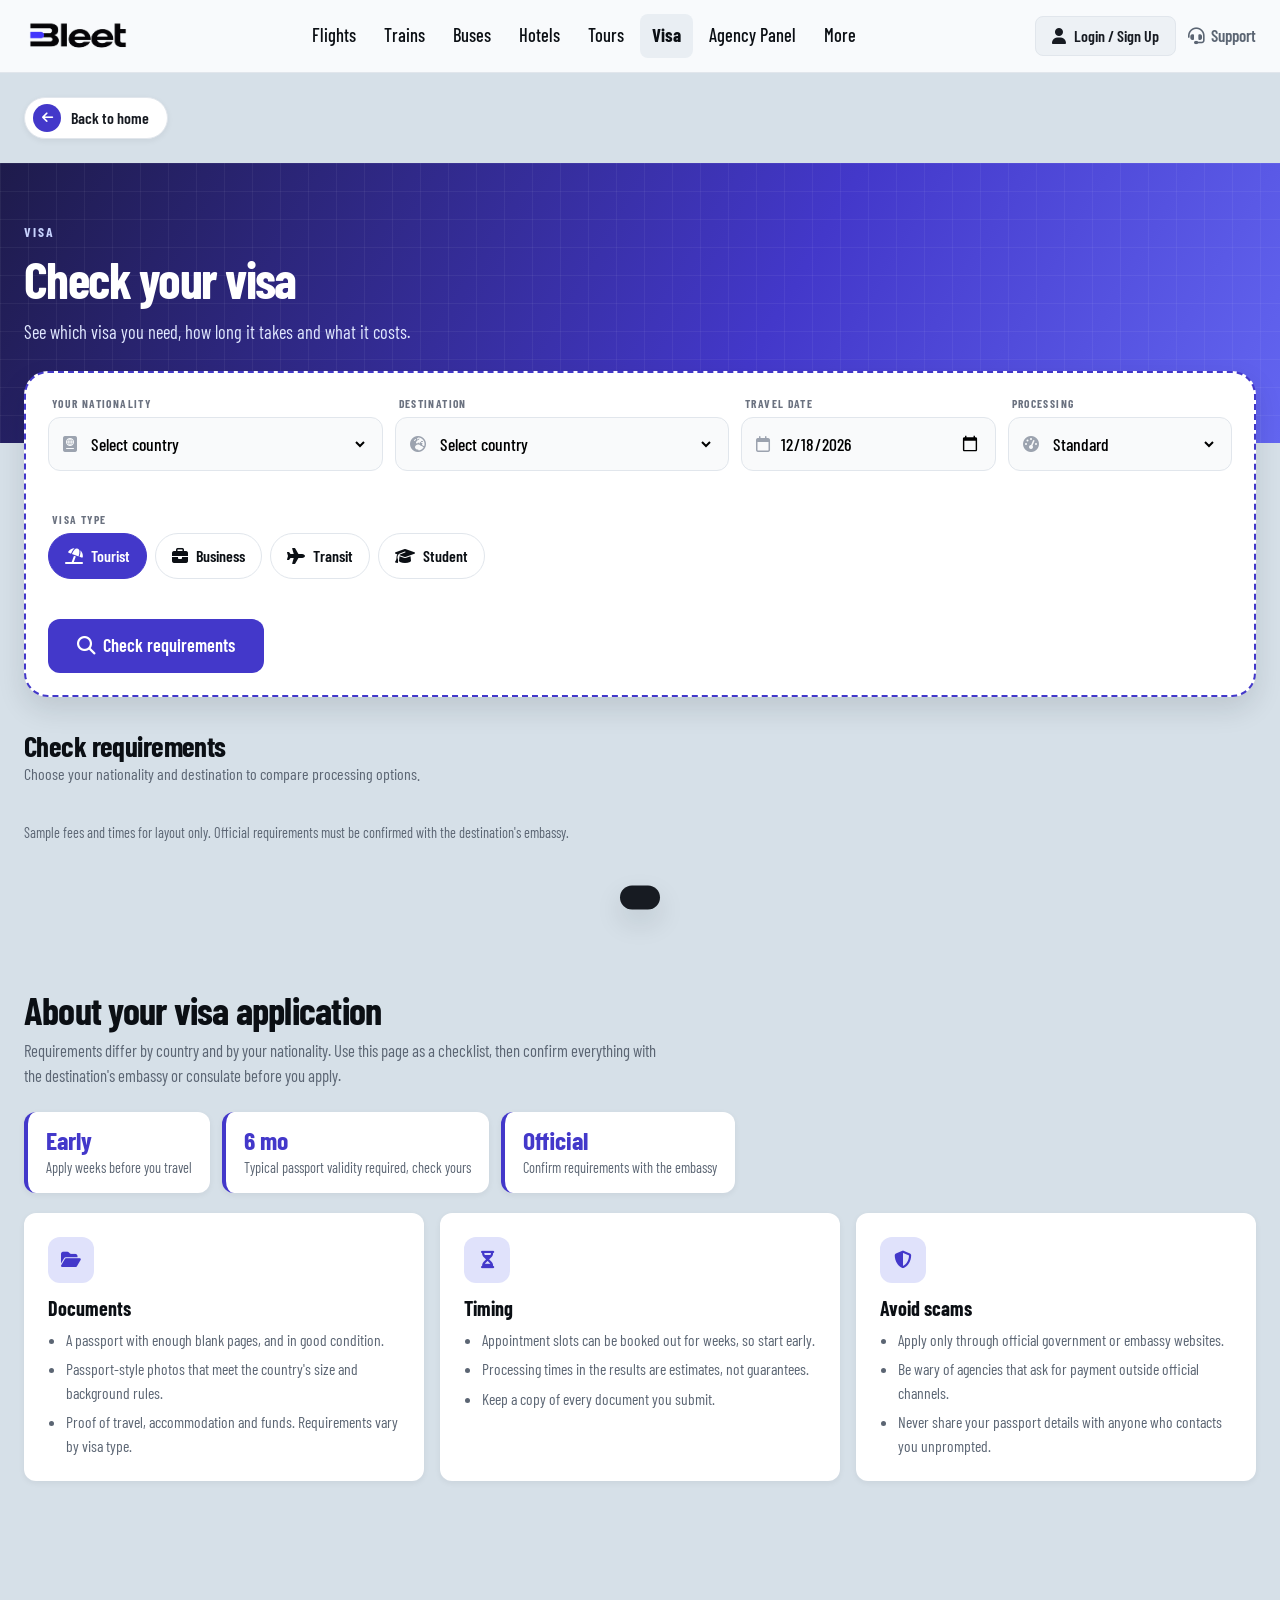
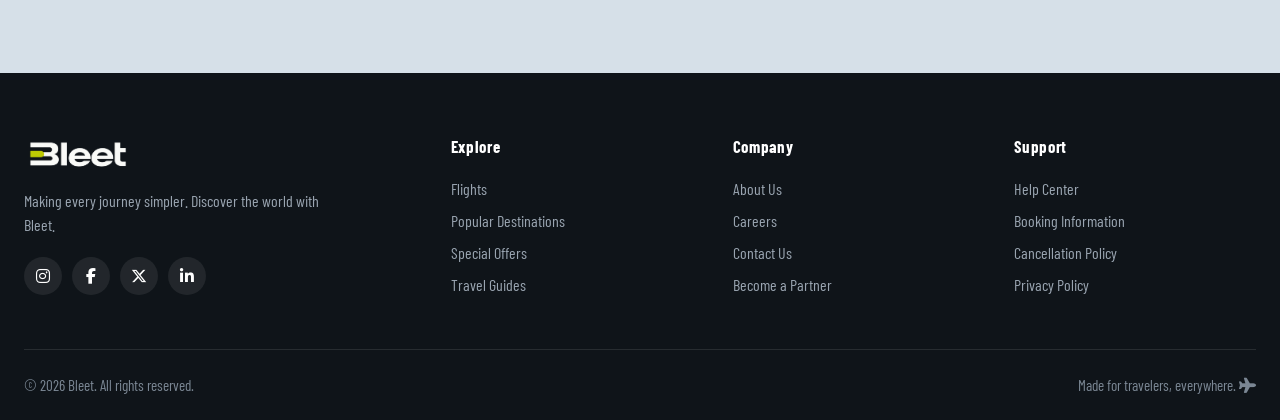
<file: visa.html>
<!DOCTYPE html>
<html lang="en">

<head>
    <meta charset="UTF-8">
    <meta name="viewport" content="width=device-width, initial-scale=1">
    <title>Visa · Bleet</title>
    <meta name="description" content="See which visa you need, how long it takes and what it costs – with Bleet.">
    <link rel="icon" href="assets/images/logo.webp" type="image/webp">

    <link rel="preconnect" href="https://fonts.googleapis.com">
    <link rel="preconnect" href="https://fonts.gstatic.com" crossorigin>
    <link rel="stylesheet"
        href="https://fonts.googleapis.com/css2?family=Barlow+Condensed:wght@400;500;600;700&display=swap">
    <link rel="stylesheet" href="https://cdnjs.cloudflare.com/ajax/libs/font-awesome/6.5.1/css/all.min.css">

    <link rel="stylesheet" href="assets/style/global.css">
    <link rel="stylesheet" href="assets/style/heading.css">
    <link rel="stylesheet" href="assets/style/service-search.css">
    <link rel="stylesheet" href="assets/style/service-extras.css">
    <link rel="stylesheet" href="assets/style/visa.css">
    <link rel="stylesheet" href="assets/style/footer.css">
    <link rel="stylesheet" href="assets/style/service-fixes.css">
</head>

<body class="theme-visa">

    <a class="sr-only" href="#main">Skip to content</a>

    <!-- HEADER -->
    <header class="site-header">
        <div class="header-inner">
            <a href="index.html" class="brand" aria-label="Bleet home">
                <img src="assets/images/black-logo.webp" alt="Bleet" height="36">
            </a>

            <nav class="main-nav" id="mainNav" aria-label="Primary">
                <a href="index.html" class="nav-link">
                    <i class="fa-solid fa-plane" aria-hidden="true"></i>Flights
                </a>
                <a href="trains.html" class="nav-link">
                    <i class="fa-solid fa-train" aria-hidden="true"></i>Trains
                </a>
                <a href="buses.html" class="nav-link">
                    <i class="fa-solid fa-bus" aria-hidden="true"></i>Buses
                </a>
                <a href="hotels.html" class="nav-link">
                    <i class="fa-solid fa-hotel" aria-hidden="true"></i>Hotels
                </a>
                <a href="tours.html" class="nav-link">
                    <i class="fa-solid fa-map-location-dot" aria-hidden="true"></i>Tours
                </a>
                <a href="visa.html" class="nav-link is-active" aria-current="page">
                    <i class="fa-solid fa-passport" aria-hidden="true"></i>Visa
                </a>
                <a href="agency.html" class="nav-link">
                    <i class="fa-solid fa-briefcase" aria-hidden="true"></i>Agency Panel
                </a>
                <a href="page.html?p=more" class="nav-link">
                    <i class="fa-solid fa-ellipsis" aria-hidden="true"></i>More
                </a>
            </nav>

            <div class="header-actions">
                <a href="login.html" class="btn btn-ghost">
                    <i class="fa-solid fa-user" aria-hidden="true"></i><span>Login / Sign Up</span>
                </a>
                <a href="support.html" class="icon-link">
                    <i class="fa-solid fa-headset" aria-hidden="true"></i><span>Support</span>
                </a>
                <button class="menu-toggle" type="button" aria-expanded="false" aria-controls="mainNav"
                    aria-label="Open menu">
                    <span></span><span></span><span></span>
                </button>
            </div>
        </div>
    </header>

    <main id="main">
        <nav class="back-bar container" aria-label="Back navigation">
            <a class="back-btn" href="index.html">
                <i class="fa-solid fa-arrow-left" aria-hidden="true"></i>Back to home
            </a>
        </nav>
        <br>
        <section class="svc-hero">
            <div class="container">
                <p class="kicker">Visa</p>
                <h1>Check your visa</h1>
                <p class="lead">See which visa you need, how long it takes and what it costs.</p>
            </div>
        </section>

        <section class="container">
            <form class="svc-panel" data-service-form="visa" novalidate aria-label="Visa search">
                <div class="svc-fields">
                    <div class="svc-field is-wide">
                        <label class="svc-label" for="visaFrom">Your nationality</label>
                        <div class="svc-control">
                            <i class="fa-solid fa-passport" aria-hidden="true"></i>
                            <select id="visaFrom" name="from" required data-msg="Choose your nationality.">
                                <option value="">Select country</option>
                                <option>United States</option>
                                <option>United Kingdom</option>
                                <option>Germany</option>
                                <option>Canada</option>
                                <option>Australia</option>
                                <option>India</option>
                                <option>Brazil</option>
                                <option>Japan</option>
                                <option>Turkey</option>
                                <option>Egypt</option>
                                <option>Nigeria</option>
                            </select>
                        </div>
                        <span class="svc-error" aria-live="polite"></span>
                    </div>

                    <div class="svc-field is-wide">
                        <label class="svc-label" for="visaTo">Destination</label>
                        <div class="svc-control">
                            <i class="fa-solid fa-earth-europe" aria-hidden="true"></i>
                            <select id="visaTo" name="to" required data-msg="Choose a destination country.">
                                <option value="">Select country</option>
                                <option>France</option>
                                <option>Japan</option>
                                <option>United Arab Emirates</option>
                                <option>Turkey</option>
                                <option>Thailand</option>
                                <option>Italy</option>
                                <option>Spain</option>
                                <option>Canada</option>
                                <option>United States</option>
                                <option>Australia</option>
                            </select>
                        </div>
                        <span class="svc-error" aria-live="polite"></span>
                    </div>

                    <div class="svc-field">
                        <label class="svc-label" for="visaDate">Travel date</label>
                        <div class="svc-control">
                            <i class="fa-regular fa-calendar" aria-hidden="true"></i>
                            <input id="visaDate" name="date" type="date" data-offset="14" required
                                data-msg="Choose a travel date." data-msg-range="Date can't be in the past.">
                        </div>
                        <span class="svc-error" aria-live="polite"></span>
                    </div>

                    <div class="svc-field is-small">
                        <label class="svc-label" for="visaSpeed">Processing</label>
                        <div class="svc-control">
                            <i class="fa-solid fa-gauge-high" aria-hidden="true"></i>
                            <select id="visaSpeed" name="speed">
                                <option value="standard">Standard</option>
                                <option value="fast">Fast track</option>
                                <option value="express">Express</option>
                            </select>
                        </div>
                    </div>

                    <div class="svc-field is-full">
                        <span class="svc-label" id="visaTypeLabel">Visa type</span>
                        <div class="chips" role="radiogroup" aria-labelledby="visaTypeLabel">
                            <input type="radio" id="typeTourist" name="type" value="tourist" checked>
                            <label for="typeTourist"><i class="fa-solid fa-umbrella-beach"
                                    aria-hidden="true"></i>Tourist</label>
                            <input type="radio" id="typeBusiness" name="type" value="business">
                            <label for="typeBusiness"><i class="fa-solid fa-briefcase"
                                    aria-hidden="true"></i>Business</label>
                            <input type="radio" id="typeTransit" name="type" value="transit">
                            <label for="typeTransit"><i class="fa-solid fa-plane" aria-hidden="true"></i>Transit</label>
                            <input type="radio" id="typeStudent" name="type" value="student">
                            <label for="typeStudent"><i class="fa-solid fa-graduation-cap"
                                    aria-hidden="true"></i>Student</label>
                        </div>
                    </div>

                    <button class="btn btn-lg svc-submit svc-search" type="submit">
                        <i class="fa-solid fa-magnifying-glass" aria-hidden="true"></i>Check requirements
                    </button>
                </div>
            </form>
        </section>

        <section class="svc-results container" id="results" aria-label="Visa options">
            <div class="svc-results-head" id="resultsHead">
                <div>
                    <h2>Check requirements</h2>
                    <p>Choose your nationality and destination to compare processing options.</p>
                </div>
            </div>
            <div class="svc-list" id="resultsList"></div>
            <p class="svc-note">Sample fees and times for layout only. Official requirements must be confirmed with
                the destination's embassy.</p>
        </section>
        <section class="trip-info container" aria-labelledby="visaInfoTitle">
            <div class="trip-info-head">
                <h2 id="visaInfoTitle">About your visa application</h2>
                <p>Requirements differ by country and by your nationality. Use this page as a checklist, then confirm
                    everything with the destination's embassy or consulate before you apply.</p>
            </div>

            <div class="info-stats">
                <div class="stat"><strong>Early</strong><span>Apply weeks before you travel</span></div>
                <div class="stat"><strong>6 mo</strong><span>Typical passport validity required, check yours</span>
                </div>
                <div class="stat"><strong>Official</strong><span>Confirm requirements with the embassy</span></div>
            </div>

            <div class="info-grid">
                <article class="info-card">
                    <div class="info-icon"><i class="fa-solid fa-folder-open" aria-hidden="true"></i></div>
                    <h3>Documents</h3>
                    <ul>
                        <li>A passport with enough blank pages, and in good condition.</li>
                        <li>Passport-style photos that meet the country's size and background rules.</li>
                        <li>Proof of travel, accommodation and funds. Requirements vary by visa type.</li>
                    </ul>
                </article>

                <article class="info-card">
                    <div class="info-icon"><i class="fa-solid fa-hourglass-half" aria-hidden="true"></i></div>
                    <h3>Timing</h3>
                    <ul>
                        <li>Appointment slots can be booked out for weeks, so start early.</li>
                        <li>Processing times in the results are estimates, not guarantees.</li>
                        <li>Keep a copy of every document you submit.</li>
                    </ul>
                </article>

                <article class="info-card">
                    <div class="info-icon"><i class="fa-solid fa-shield-halved" aria-hidden="true"></i></div>
                    <h3>Avoid scams</h3>
                    <ul>
                        <li>Apply only through official government or embassy websites.</li>
                        <li>Be wary of agencies that ask for payment outside official channels.</li>
                        <li>Never share your passport details with anyone who contacts you unprompted.</li>
                    </ul>
                </article>
            </div>
        </section>
    </main>

    <!-- FOOTER -->
    <footer class="site-footer">
        <div class="container">
            <div class="footer-grid">
                <div class="footer-brand">
                    <a href="index.html" aria-label="Bleet home">
                        <img src="assets/images/black-logo.webp" alt="Bleet" height="36">
                    </a>
                    <p>Making every journey simpler. Discover the world with Bleet.</p>
                    <div class="footer-socials">
                        <a href="#" aria-label="Instagram"><i class="fa-brands fa-instagram" aria-hidden="true"></i></a>
                        <a href="#" aria-label="Facebook"><i class="fa-brands fa-facebook-f" aria-hidden="true"></i></a>
                        <a href="#" aria-label="X"><i class="fa-brands fa-x-twitter" aria-hidden="true"></i></a>
                        <a href="#" aria-label="LinkedIn"><i class="fa-brands fa-linkedin-in"
                                aria-hidden="true"></i></a>
                    </div>
                </div>

                <nav class="footer-col" aria-label="Explore">
                    <h4>Explore</h4>
                    <a href="index.html">Flights</a>
                    <a href="index.html#destinations">Popular Destinations</a>
                    <a href="index.html#offers">Special Offers</a>
                    <a href="page.html?p=guides">Travel Guides</a>
                </nav>

                <nav class="footer-col" aria-label="Company">
                    <h4>Company</h4>
                    <a href="page.html?p=about">About Us</a>
                    <a href="page.html?p=careers">Careers</a>
                    <a href="page.html?p=contact">Contact Us</a>
                    <a href="page.html?p=partner">Become a Partner</a>
                </nav>

                <nav class="footer-col" aria-label="Support">
                    <h4>Support</h4>
                    <a href="page.html?p=help">Help Center</a>
                    <a href="page.html?p=booking-info">Booking Information</a>
                    <a href="page.html?p=cancellation">Cancellation Policy</a>
                    <a href="page.html?p=privacy">Privacy Policy</a>
                </nav>
            </div>

            <div class="footer-bottom">
                <span>&copy; 2026 Bleet. All rights reserved.</span>
                <span>Made for travelers, everywhere. <i class="fa-solid fa-plane" aria-hidden="true"></i></span>
            </div>
        </div>
    </footer>

    <script src="assets/logic/common.js" defer></script>
    <script src="assets/logic/service-search.js" defer></script>
</body>

</html>
</file>
<file: assets/style/global.css>
/* =========================================
   BLEET — GLOBAL
   Tokens, reset, base type, buttons, utilities
   ========================================= */

:root {
  --color-bg: #d6e0e8;
  --color-surface: #ffffff;
  --color-text: #0b0f14;
  --color-muted: #5b6573;
  --color-border: #e1e6ec;
  --color-ink: #171b22;
  --color-ink-hover: #2b313b;
  --color-danger: #b42318;

  --radius-sm: 8px;
  --radius-md: 12px;
  --radius-lg: 24px;

  --shadow-sm: 0 2px 6px rgba(16, 22, 30, 0.06);
  --shadow-md: 0 12px 28px rgba(16, 22, 30, 0.12);

  --ease-out: cubic-bezier(0.16, 1, 0.3, 1);
  --ease-spring: cubic-bezier(0.34, 1.56, 0.64, 1);

  --font: "Barlow Condensed", system-ui, sans-serif;
  --container: 1400px;
  --header-h: 72px;
}

/* Reset */
*,
*::before,
*::after {
  box-sizing: border-box;
  margin: 0;
  padding: 0;
}

html {
  -webkit-text-size-adjust: 100%;
  scroll-behavior: smooth;
}

body {
  min-height: 100vh;
  background: var(--color-bg);
  color: var(--color-text);
  font-family: var(--font);
  line-height: 1.5;
  -webkit-font-smoothing: antialiased;
}

img,
svg {
  display: block;
  max-width: 100%;
  height: auto;
}

button,
input,
select,
textarea {
  font: inherit;
  color: inherit;
}

button {
  background: none;
  border: 0;
  cursor: pointer;
}

a {
  color: inherit;
}

h1,
h2,
h3,
h4 {
  line-height: 1.15;
}

:focus-visible {
  outline: 3px solid #000;
  outline-offset: 2px;
}

/* Layout & type helpers */
.container {
  width: min(100% - 48px, var(--container));
  margin-inline: auto;
}

.kicker {
  display: inline-block;
  margin-bottom: 8px;
  font-size: 0.85rem;
  font-weight: 700;
  letter-spacing: 0.14em;
  text-transform: uppercase;
  color: #4b5563;
}

.muted {
  color: var(--color-muted);
}

.sr-only {
  position: absolute;
  width: 1px;
  height: 1px;
  padding: 0;
  margin: -1px;
  overflow: hidden;
  clip: rect(0, 0, 0, 0);
  white-space: nowrap;
  border: 0;
}

.skip-link:focus {
  position: fixed;
  top: 8px;
  left: 8px;
  z-index: 3000;
  width: auto;
  height: auto;
  clip: auto;
}

/* Shared keyframes */
@keyframes rise {
  from {
    opacity: 0;
    transform: translateY(18px);
  }
  to {
    opacity: 1;
    transform: none;
  }
}

/* Scroll reveal: only hidden when JS is running (common.js adds .js) */
.js .reveal {
  opacity: 0;
  transform: translateY(24px);
  transition:
    opacity 0.7s var(--ease-out),
    transform 0.7s var(--ease-out);
}

.js .reveal.is-visible {
  opacity: 1;
  transform: none;
}

/* Buttons */
.btn {
  position: relative;
  isolation: isolate;
  overflow: hidden;
  display: inline-flex;
  align-items: center;
  justify-content: center;
  gap: 8px;
  height: 40px;
  padding: 0 16px;
  border: 1px solid transparent;
  border-radius: var(--radius-sm);
  font-size: 1rem;
  font-weight: 600;
  text-decoration: none;
  white-space: nowrap;
  transition:
    transform 0.25s var(--ease-out),
    box-shadow 0.25s var(--ease-out),
    background-color 0.2s ease;
}

/* Light sheen that sweeps across on hover */
.btn::before {
  content: "";
  position: absolute;
  inset: 0;
  z-index: -1;
  background: linear-gradient(
    120deg,
    transparent,
    rgba(255, 255, 255, 0.3),
    transparent
  );
  transform: translateX(-120%);
  transition: transform 0.6s var(--ease-out);
}

.btn:hover::before {
  transform: translateX(120%);
}

.btn:hover {
  transform: translateY(-2px);
  box-shadow: var(--shadow-md);
}

.btn:active {
  transform: translateY(0) scale(0.98);
  box-shadow: var(--shadow-sm);
}

.btn-primary {
  background: var(--color-ink);
  color: #fff;
}

.btn-primary:hover {
  background: var(--color-ink-hover);
}

.btn-ghost {
  background: #edf1f5;
  border-color: var(--color-border);
  color: var(--color-ink);
}

.btn-ghost:hover {
  background: #e2e8ef;
}

.btn-lg {
  height: 54px;
  padding: 0 28px;
  font-size: 1.15rem;
  border-radius: var(--radius-md);
}

.btn-block {
  width: 100%;
}

/* Toast notifications (window.Bleet.toast) */
.toast {
  position: fixed;
  left: 50%;
  bottom: 24px;
  z-index: 2000;
  max-width: calc(100% - 32px);
  padding: 12px 20px;
  border-radius: var(--radius-md);
  background: var(--color-ink);
  color: #fff;
  box-shadow: var(--shadow-md);
  transform: translate(-50%, 140%);
  transition: transform 0.45s var(--ease-spring);
  pointer-events: none;
}

.toast.is-visible {
  transform: translate(-50%, 0);
}

/* Respect users who ask for less motion */
@media (prefers-reduced-motion: reduce) {
  *,
  *::before,
  *::after {
    animation-duration: 0.01ms !important;
    animation-iteration-count: 1 !important;
    transition-duration: 0.01ms !important;
    scroll-behavior: auto !important;
  }

  .js .reveal {
    opacity: 1;
    transform: none;
  }
}

/* Thin, neutral scrollbar that matches the design (keeps it usable) */
html {
  scrollbar-width: thin;
  scrollbar-color: #9aa5b1 transparent;
}

/* Prevent accidental sideways scrolling from animated elements */
html,
body {
  overflow-x: clip;
}
</file>
<file: assets/style/heading.css>
/* =========================================
   BLEET — SITE HEADER
   ========================================= */

.site-header {
  position: sticky;
  top: 0;
  z-index: 1000;
  background: #f8fafc; /* solid colour: blur was redrawn on every scroll frame */
  border-bottom: 1px solid var(--color-border);
  transition: box-shadow 0.3s ease;
  animation: header-in 0.6s var(--ease-out) both;
}

.site-header.is-scrolled {
  box-shadow: 0 6px 20px rgba(16, 22, 30, 0.08);
}

@keyframes header-in {
  from {
    opacity: 0;
    transform: translateY(-16px);
  }
  to {
    opacity: 1;
    transform: none;
  }
}

.header-inner {
  display: flex;
  align-items: center;
  justify-content: space-between;
  gap: 24px;
  width: min(100% - 48px, var(--container));
  height: var(--header-h);
  margin-inline: auto;
}

/* Logo */
.brand {
  display: inline-flex;
  flex-shrink: 0;
}

.brand img {
  height: 36px;
  width: auto;
  transition: transform 0.35s var(--ease-spring);
}

.brand:hover img {
  transform: scale(1.05);
}

/* Navigation */
.main-nav {
  display: flex;
  align-items: center;
  gap: 4px;
}

.nav-link {
  display: inline-flex;
  align-items: center;
  padding: 8px 12px;
  border-radius: var(--radius-sm);
  font-size: 1.15rem;
  font-weight: 500;
  text-decoration: none;
  transition:
    transform 0.3s var(--ease-out),
    box-shadow 0.3s var(--ease-out),
    background-color 0.2s ease;
}

/* Icon is hidden until hover, then slides in */
.nav-link i {
  width: 0;
  margin-right: 0;
  overflow: hidden;
  opacity: 0;
  font-size: 1rem;
  transform: translateY(-6px);
  transition:
    width 0.3s var(--ease-out),
    margin 0.3s var(--ease-out),
    opacity 0.3s ease,
    transform 0.3s var(--ease-out);
}

.nav-link:hover,
.nav-link:focus-visible {
  background: #fff;
  box-shadow: 0 8px 20px rgba(0, 0, 0, 0.08);
  transform: scale(1.04);
}

.nav-link:hover i,
.nav-link:focus-visible i {
  width: 1rem;
  margin-right: 6px;
  opacity: 1;
  transform: none;
}

.nav-link.is-active {
  background: #e9eef3;
  font-weight: 700;
}

/* Actions */
.header-actions {
  display: flex;
  align-items: center;
  gap: 12px;
}

.icon-link {
  display: inline-flex;
  align-items: center;
  gap: 6px;
  font-size: 1.05rem;
  font-weight: 600;
  color: var(--color-muted);
  text-decoration: none;
  transition:
    color 0.2s ease,
    transform 0.25s var(--ease-out);
}

.icon-link:hover {
  color: var(--color-text);
  transform: translateY(-2px);
}

/* Hamburger (mobile only) */
.menu-toggle {
  display: none;
  flex-direction: column;
  align-items: center;
  justify-content: center;
  gap: 5px;
  width: 40px;
  height: 40px;
  border-radius: var(--radius-sm);
  transition: background-color 0.2s ease;
}

.menu-toggle:hover {
  background: #edf1f5;
}

.menu-toggle span {
  display: block;
  width: 20px;
  height: 2px;
  border-radius: 2px;
  background: var(--color-text);
  transition:
    transform 0.35s var(--ease-out),
    opacity 0.2s ease;
}

.menu-toggle[aria-expanded="true"] span:nth-child(1) {
  transform: translateY(7px) rotate(45deg);
}

.menu-toggle[aria-expanded="true"] span:nth-child(2) {
  opacity: 0;
}

.menu-toggle[aria-expanded="true"] span:nth-child(3) {
  transform: translateY(-7px) rotate(-45deg);
}

/* Responsive */
@media (max-width: 1200px) {
  .main-nav {
    gap: 2px;
  }

  .nav-link {
    padding: 8px;
    font-size: 1.05rem;
  }
}

@media (max-width: 992px) {
  .menu-toggle {
    display: flex;
  }

  .main-nav {
    position: absolute;
    top: 100%;
    left: 0;
    right: 0;
    flex-direction: column;
    align-items: stretch;
    gap: 2px;
    padding: 12px 24px 20px;
    background: #fff;
    border-bottom: 1px solid var(--color-border);
    box-shadow: var(--shadow-md);
    opacity: 0;
    visibility: hidden;
    transform: translateY(-8px);
    transition:
      opacity 0.25s ease,
      transform 0.3s var(--ease-out),
      visibility 0.3s;
  }

  .main-nav.is-open {
    opacity: 1;
    visibility: visible;
    transform: none;
  }

  .nav-link {
    padding: 12px;
    font-size: 1.15rem;
  }

  .nav-link i {
    width: 1rem;
    margin-right: 6px;
    opacity: 1;
    transform: none;
  }

  .nav-link:hover,
  .nav-link:focus-visible {
    transform: none;
  }
}

@media (max-width: 576px) {
  .header-inner {
    width: min(100% - 32px, var(--container));
    height: 64px;
  }

  .icon-link span {
    display: none;
  }
}
</file>
<file: assets/style/hero-search.css>
/* =========================================
   BLEET — HERO & FLIGHT SEARCH
   ========================================= */

.hero {
  position: relative;
  isolation: isolate;
  display: flex;
  flex-direction: column;
  justify-content: center;
  width: min(100% - 48px, var(--container));
  min-height: 540px;
  margin: 24px auto 96px;
  border-radius: 32px;
  background: #18212b;
  box-shadow: 0 20px 45px rgba(21, 27, 33, 0.17);
}

.hero::before,
.hero::after {
  content: "";
  position: absolute;
  inset: 0;
  border-radius: inherit;
  pointer-events: none;
}

.hero::before {
  z-index: -2;
  background: linear-gradient(110deg, #18212b 0%, #29343f 55%, #56616c 100%);
}

.hero::after {
  z-index: -1;
  background: linear-gradient(
    90deg,
    rgba(12, 17, 22, 0.65) 0%,
    rgba(12, 17, 22, 0.35) 50%,
    rgba(12, 17, 22, 0.05) 100%
  );
}

.hero-image {
  position: absolute;
  inset: 0;
  z-index: -1;
  width: 100%;
  height: 100%;
  object-fit: cover;
  object-position: center;
  border-radius: inherit;
  opacity: 0.85;
  pointer-events: none;
}

.hero-content {
  position: relative;
  max-width: 680px;
  padding: 64px 64px 150px;
  color: #f6f8fa;
}

.eyebrow {
  display: inline-flex;
  align-items: center;
  gap: 8px;
  margin-bottom: 22px;
  padding: 8px 14px;
  border: 1px solid rgba(255, 255, 255, 0.22);
  border-radius: 999px;
  background: rgba(255, 255, 255, 0.1);
  color: #e6ebef;
  font-size: 0.82rem;
}

.hero h1 {
  margin-bottom: 18px;
  font-size: clamp(2.5rem, 5vw, 4.4rem);
  letter-spacing: -0.04em;
}

.hero h1 span {
  display: block;
  color: #c6d0d9;
}

.hero-subtitle {
  max-width: 520px;
  font-size: 1.1rem;
  color: #d2d9df;
}

/* ---------- Search panel ---------- */
.search-panel {
  position: absolute;
  left: 50%;
  bottom: -50px;
  z-index: 10;
  width: min(100% - 56px, 1200px);
  padding: 24px;
  transform: translateX(-50%);
  border: 1px solid rgba(255, 255, 255, 0.7);
  border-radius: var(--radius-lg);
  background: rgba(255, 255, 255, 0.98);
  box-shadow: 0 24px 48px rgba(24, 32, 40, 0.18);
}

.search-top {
  display: flex;
  flex-wrap: wrap;
  align-items: center;
  justify-content: space-between;
  gap: 16px;
  margin-bottom: 20px;
  padding-bottom: 16px;
  border-bottom: 1px solid var(--color-border);
}

.trip-types {
  display: flex;
  gap: 22px;
}

.trip-type {
  display: inline-flex;
  align-items: center;
  gap: 8px;
  padding: 6px 2px;
  border-bottom: 2px solid transparent;
  color: #6b7280;
  font-size: 1.05rem;
  font-weight: 600;
  transition:
    color 0.2s ease,
    border-color 0.2s ease,
    transform 0.2s var(--ease-out);
}

.trip-type i {
  transition: transform 0.3s var(--ease-spring);
}

.trip-type:hover:not([aria-pressed="true"]):not([aria-disabled="true"]) {
  color: #000;
  transform: translateY(-1px);
}

.trip-type:hover i {
  transform: scale(1.15) rotate(-5deg);
}

.trip-type[aria-pressed="true"] {
  color: #000;
  border-bottom-color: #000;
}

.trip-type[aria-disabled="true"] {
  opacity: 0.5;
  cursor: not-allowed;
}

/* Direct-flights switch */
.toggle {
  position: relative;
  display: inline-flex;
  align-items: center;
  gap: 10px;
  font-size: 1rem;
  font-weight: 600;
  color: #4b5563;
  cursor: pointer;
  user-select: none;
}

.toggle input {
  position: absolute;
  width: 1px;
  height: 1px;
  opacity: 0;
}

.toggle-track {
  position: relative;
  width: 40px;
  height: 22px;
  border-radius: 999px;
  background: #d1d5db;
  transition: background-color 0.25s ease;
}

.toggle-track::after {
  content: "";
  position: absolute;
  top: 3px;
  left: 3px;
  width: 16px;
  height: 16px;
  border-radius: 50%;
  background: #fff;
  box-shadow: 0 1px 3px rgba(0, 0, 0, 0.2);
  transition: transform 0.3s var(--ease-spring);
}

.toggle input:checked + .toggle-track {
  background: #000;
}

.toggle input:checked + .toggle-track::after {
  transform: translateX(18px);
}

.toggle input:focus-visible + .toggle-track {
  outline: 3px solid #000;
  outline-offset: 2px;
}

/* ---------- Fields grid ---------- */
/* One way: 6 columns. Round trip adds the return field (switched by .is-round). */
.search-form {
  display: grid;
  align-items: end;
  gap: 12px;
  grid-template-columns:
    minmax(150px, 1.2fr) 44px minmax(150px, 1.2fr)
    minmax(150px, 1fr) minmax(190px, 1fr) auto;
  grid-template-areas: "from swap to depart travellers search";
}

.search-form.is-round {
  grid-template-columns:
    minmax(140px, 1.1fr) 44px minmax(140px, 1.1fr)
    minmax(140px, 1fr) minmax(140px, 1fr) minmax(190px, 1fr) auto;
  grid-template-areas: "from swap to depart return travellers search";
}

.field-from {
  grid-area: from;
}
.swap-btn {
  grid-area: swap;
}
.field-to {
  grid-area: to;
}
.field-depart {
  grid-area: depart;
}
.field-return {
  grid-area: return;
}
.field-travellers {
  grid-area: travellers;
}
.field-search {
  grid-area: search;
}

.field {
  position: relative;
  min-width: 0;
}

.field-label {
  display: block;
  margin: 0 0 6px 4px;
  font-size: 0.72rem;
  font-weight: 700;
  letter-spacing: 0.12em;
  text-transform: uppercase;
  color: #6b7280;
}

.field-return {
  display: none;
}

.search-form.is-round .field-return {
  display: block;
  animation: rise 0.45s var(--ease-out) backwards;
}

.input-wrap {
  display: flex;
  align-items: center;
  height: 54px;
  padding: 0 16px;
  border: 1px solid var(--color-border);
  border-radius: var(--radius-md);
  background: #f9fafb;
  transition:
    border-color 0.2s ease,
    box-shadow 0.25s ease,
    background-color 0.2s ease,
    transform 0.25s var(--ease-out);
}

.input-wrap > i {
  flex-shrink: 0;
  margin-right: 10px;
  font-size: 1rem;
  color: #9ca3af;
  transition:
    color 0.2s ease,
    transform 0.3s var(--ease-spring);
}

.input-wrap:focus-within {
  border-color: #000;
  background: #fff;
  box-shadow:
    0 0 0 3px rgba(0, 0, 0, 0.06),
    0 8px 18px rgba(0, 0, 0, 0.05);
  transform: translateY(-2px);
}

.input-wrap:focus-within > i {
  color: #000;
  transform: scale(1.15);
}

.input-wrap input {
  width: 100%;
  min-width: 0;
  height: 100%;
  border: 0;
  outline: none;
  background: transparent;
  font-size: 1.15rem;
  font-weight: 500;
  color: #000;
}

.input-wrap input:disabled {
  color: #9ca3af;
  cursor: not-allowed;
}

.input-wrap input::placeholder {
  color: #9ca3af;
  font-weight: 400;
}

.field.is-invalid .input-wrap {
  border-color: var(--color-danger);
}

.field-error {
  position: absolute;
  top: 100%;
  left: 4px;
  margin-top: 4px;
  font-size: 0.85rem;
  color: var(--color-danger);
}

.field-error:empty {
  display: none;
}

.swap-btn {
  align-self: end;
  justify-self: center;
  display: grid;
  place-items: center;
  width: 44px;
  height: 44px;
  margin-bottom: 5px;
  border: 1px solid var(--color-border);
  border-radius: 50%;
  background: #fff;
  color: #000;
  transition:
    transform 0.45s var(--ease-spring),
    background-color 0.2s ease,
    box-shadow 0.25s ease;
}

.swap-btn:hover {
  background: #f3f4f6;
  transform: rotate(180deg);
  box-shadow: var(--shadow-sm);
}

.swap-btn:active {
  transform: rotate(180deg) scale(0.92);
}

/* ---------- Travellers trigger ---------- */
.travellers-trigger {
  display: flex;
  align-items: center;
  gap: 10px;
  width: 100%;
  height: 54px;
  padding: 0 16px;
  overflow: hidden;
  border: 1px solid var(--color-border);
  border-radius: var(--radius-md);
  background: #f9fafb;
  font-size: 1.1rem;
  font-weight: 500;
  text-align: left;
  white-space: nowrap;
  transition:
    border-color 0.2s ease,
    box-shadow 0.25s ease,
    background-color 0.2s ease,
    transform 0.25s var(--ease-out);
}

.travellers-trigger:hover {
  border-color: #9ca3af;
}

.travellers-trigger[aria-expanded="true"] {
  border-color: #000;
  background: #fff;
  box-shadow: 0 0 0 3px rgba(0, 0, 0, 0.06);
}

.travellers-trigger > .fa-user-group {
  flex-shrink: 0;
  color: #9ca3af;
  transition: color 0.2s ease;
}

.travellers-trigger[aria-expanded="true"] > .fa-user-group {
  color: #000;
}

.travellers-summary {
  flex: 1;
  min-width: 0;
  overflow: hidden;
  text-overflow: ellipsis;
}

.chevron {
  flex-shrink: 0;
  font-size: 0.85rem;
  color: #9ca3af;
  transition: transform 0.35s var(--ease-spring);
}

.travellers-trigger[aria-expanded="true"] .chevron {
  transform: rotate(180deg);
}

/* ---------- Travellers dropdown ---------- */
.travellers-panel {
  position: absolute;
  top: calc(100% + 10px);
  right: 0;
  z-index: 30;
  width: min(380px, calc(100vw - 48px));
  padding: 20px;
  border: 1px solid var(--color-border);
  border-radius: var(--radius-md);
  background: #fff;
  box-shadow: 0 24px 48px rgba(24, 32, 40, 0.22);
  transform: translateY(-8px) scale(0.98);
  transform-origin: top right;
  opacity: 0;
  visibility: hidden;
  transition:
    opacity 0.25s ease,
    transform 0.35s var(--ease-out),
    visibility 0s linear 0.35s;
}

.travellers-panel.is-open {
  opacity: 1;
  visibility: visible;
  transform: none;
  transition:
    opacity 0.25s ease,
    transform 0.35s var(--ease-out),
    visibility 0s;
}

.travellers-panel.is-open .traveller-row:nth-child(1) {
  animation: rise 0.45s var(--ease-out) 0.05s backwards;
}
.travellers-panel.is-open .traveller-row:nth-child(2) {
  animation: rise 0.45s var(--ease-out) 0.1s backwards;
}
.travellers-panel.is-open .traveller-row:nth-child(3) {
  animation: rise 0.45s var(--ease-out) 0.15s backwards;
}

.traveller-row {
  display: flex;
  align-items: center;
  justify-content: space-between;
  gap: 12px;
  padding: 12px 0;
}

.traveller-row + .traveller-row {
  border-top: 1px solid #f1f3f5;
}

.traveller-info strong {
  display: block;
  font-size: 1.1rem;
}

.traveller-info span {
  font-size: 0.9rem;
  color: var(--color-muted);
}

.counter {
  display: flex;
  align-items: center;
  gap: 12px;
}

.counter-btn {
  display: grid;
  place-items: center;
  width: 36px;
  height: 36px;
  border: 1px solid var(--color-border);
  border-radius: 50%;
  background: #fff;
  font-size: 1.2rem;
  line-height: 1;
  transition:
    background-color 0.2s ease,
    transform 0.2s var(--ease-spring),
    opacity 0.2s ease;
}

.counter-btn:hover:not(:disabled) {
  background: #f3f4f6;
  transform: scale(1.08);
}

.counter-btn:active:not(:disabled) {
  transform: scale(0.92);
}

.counter-btn:disabled {
  opacity: 0.35;
  cursor: not-allowed;
}

.counter-value {
  display: inline-block;
  min-width: 24px;
  font-size: 1.2rem;
  font-weight: 700;
  text-align: center;
}

.counter-value.bump {
  animation: bump 0.3s var(--ease-spring);
}

.panel-divider {
  height: 1px;
  margin: 8px 0 14px;
  background: var(--color-border);
}

.cabin-field {
  display: flex;
  flex-direction: column;
  gap: 6px;
  font-weight: 600;
}

.cabin-field select {
  height: 44px;
  padding: 0 12px;
  border: 1px solid var(--color-border);
  border-radius: var(--radius-sm);
  background: #f9fafb;
  font-size: 1.05rem;
  cursor: pointer;
}

.panel-footer {
  display: flex;
  align-items: center;
  justify-content: space-between;
  gap: 12px;
  margin-top: 16px;
}

.panel-hint {
  min-height: 1.2em;
  font-size: 0.9rem;
  color: #b45309;
}

/* ---------- Responsive ---------- */
@media (max-width: 1200px) {
  .search-form {
    grid-template-columns: repeat(3, minmax(0, 1fr));
    grid-template-areas:
      "from swap to"
      "depart travellers search";
  }

  .search-form.is-round {
    grid-template-columns: repeat(3, minmax(0, 1fr));
    grid-template-areas:
      "from swap to"
      "depart return travellers"
      "search search search";
  }
}

@media (max-width: 992px) {
  .hero {
    width: min(100% - 32px, var(--container));
    min-height: auto;
    margin: 16px auto 0;
  }

  .hero-content {
    padding-bottom: 32px;
  }

  .search-panel {
    position: relative;
    left: auto;
    bottom: auto;
    width: auto;
    margin: 0 16px 16px;
    transform: none;
  }

  .swap-btn {
    display: none;
  }

  .search-form {
    grid-template-columns: repeat(2, minmax(0, 1fr));
    grid-template-areas:
      "from to"
      "depart travellers"
      "search search";
  }

  .search-form.is-round {
    grid-template-columns: repeat(2, minmax(0, 1fr));
    grid-template-areas:
      "from to"
      "depart return"
      "travellers travellers"
      "search search";
  }
}

@media (max-width: 576px) {
  .hero-content {
    padding: 40px 24px 24px;
  }

  .search-panel {
    margin: 0 12px 12px;
    padding: 16px;
    border-radius: 16px;
  }

  .trip-types {
    width: 100%;
    gap: 16px;
    overflow-x: auto;
    scrollbar-width: none;
  }

  .trip-type {
    white-space: nowrap;
  }

  .search-form,
  .search-form.is-round {
    grid-template-columns: 1fr;
    row-gap: 14px;
  }

  .search-form {
    grid-template-areas:
      "from"
      "to"
      "depart"
      "travellers"
      "search";
  }

  .search-form.is-round {
    grid-template-areas:
      "from"
      "to"
      "depart"
      "return"
      "travellers"
      "search";
  }

  .travellers-panel {
    left: 0;
    right: 0;
    width: auto;
  }
}
</file>
<file: assets/style/hero-animations.css>
/* =========================================
   BLEET — HERO MOTION
   ========================================= */

@keyframes image-in {
  from {
    opacity: 0;
  }
  to {
    opacity: 0.85;
  }
}

@keyframes panel-in {
  from {
    opacity: 0;
    translate: 0 40px;
  }
  to {
    opacity: 1;
    translate: 0 0;
  }
}

@keyframes bump {
  0% {
    transform: scale(1);
  }
  50% {
    transform: scale(1.25);
  }
  100% {
    transform: scale(1);
  }
}

.hero-image {
  animation: image-in 1.4s var(--ease-out) both;
}

.hero-content > * {
  animation: rise 0.8s var(--ease-out) both;
}

.hero-content > :nth-child(2) {
  animation-delay: 0.12s;
}
.hero-content > :nth-child(3) {
  animation-delay: 0.22s;
}
.hero-content > :nth-child(4) {
  animation-delay: 0.32s;
}

.search-panel {
  animation: panel-in 0.8s var(--ease-spring) 0.3s both;
}

/* "backwards" keeps hover transforms working after the entrance ends */
.search-form > * {
  animation: rise 0.6s var(--ease-out) backwards;
}

.search-form > :nth-child(1) {
  animation-delay: 0.45s;
}
.search-form > :nth-child(2) {
  animation-delay: 0.5s;
}
.search-form > :nth-child(3) {
  animation-delay: 0.55s;
}
.search-form > :nth-child(4) {
  animation-delay: 0.6s;
}
.search-form > :nth-child(5) {
  animation-delay: 0.65s;
}
.search-form > :nth-child(6) {
  animation-delay: 0.7s;
}
.search-form > :nth-child(7) {
  animation-delay: 0.75s;
}
</file>
<file: assets/style/home-sections.css>
/* =========================================
   BLEET — HOME SECTIONS
   Performance rules used here:
   - Photos are <img> elements with loading="lazy" (not CSS backgrounds)
   - Hover effects animate transform only (no box-shadow repaints)
   - No infinite animations
   ========================================= */

/* ---------- Trust bar ---------- */
.trust-bar {
  display: grid;
  grid-template-columns: repeat(4, minmax(0, 1fr));
  gap: 16px;
}

.trust-item {
  display: flex;
  align-items: center;
  gap: 14px;
  padding: 20px;
  border-radius: var(--radius-md);
  background: var(--color-surface);
  box-shadow: var(--shadow-sm);
  transition: transform 0.3s var(--ease-out);
}

.trust-item:hover {
  transform: translateY(-4px);
}

.trust-item > i {
  display: grid;
  place-items: center;
  flex-shrink: 0;
  width: 44px;
  height: 44px;
  border-radius: 12px;
  background: #edf1f5;
  font-size: 1.4rem;
}

.trust-item strong {
  display: block;
  font-size: 1.1rem;
}

.trust-item span {
  font-size: 0.95rem;
  color: var(--color-muted);
}

/* ---------- Section scaffolding ---------- */
.section {
  padding-top: 88px;
}

.section-heading {
  display: flex;
  flex-wrap: wrap;
  align-items: flex-end;
  justify-content: space-between;
  gap: 16px 24px;
  margin-bottom: 32px;
}

.section-heading.is-centered {
  flex-direction: column;
  align-items: center;
  text-align: center;
}

.section-heading h2,
.benefits-intro h2,
.newsletter h2 {
  font-size: clamp(2rem, 3.5vw, 2.9rem);
  letter-spacing: -0.03em;
}

.section-heading p:not(.kicker) {
  margin-top: 6px;
  font-size: 1.1rem;
  color: var(--color-muted);
}

.text-link {
  position: relative;
  display: inline-flex;
  align-items: center;
  gap: 8px;
  font-weight: 600;
  text-decoration: none;
}

.text-link::after {
  content: "";
  position: absolute;
  left: 0;
  bottom: -3px;
  width: 100%;
  height: 2px;
  background: currentColor;
  transform: scaleX(0);
  transform-origin: right;
  transition: transform 0.35s var(--ease-out);
}

.text-link:hover::after {
  transform: scaleX(1);
  transform-origin: left;
}

.text-link i {
  transition: transform 0.3s var(--ease-out);
}

.text-link:hover i {
  transform: translateX(4px);
}

/* ---------- Destinations ---------- */
.destination-grid {
  display: grid;
  grid-template-columns: repeat(4, minmax(0, 1fr));
  gap: 20px;
}

.destination-card {
  position: relative;
  isolation: isolate;
  overflow: hidden;
  display: flex;
  flex-direction: column;
  justify-content: flex-end;
  min-height: 340px;
  padding: 24px;
  border-radius: var(--radius-lg);
  color: #fff;
  text-decoration: none;
  background: linear-gradient(135deg, var(--from, #3b4a5e), var(--to, #161d27));
  box-shadow: var(--shadow-sm);
  transition: transform 0.4s var(--ease-out);
}

.destination-card:hover {
  transform: translateY(-6px);
}

/* Dark gradient over the photo so the text stays readable */
.destination-card::before {
  content: "";
  position: absolute;
  inset: 0;
  z-index: -1;
  background: linear-gradient(
    to top,
    rgba(8, 12, 18, 0.85) 0%,
    rgba(8, 12, 18, 0.15) 60%
  );
}

/* The photo itself (an <img> element, see index.html) */
.card-photo {
  position: absolute;
  inset: 0;
  z-index: -2;
  width: 100%;
  height: 100%;
  object-fit: cover;
}

/* Fallback colours while a photo loads or if it is missing */
.destination-paris {
  --from: #4b5a70;
  --to: #1c2430;
}
.destination-dubai {
  --from: #9a7b4f;
  --to: #2a2116;
}
.destination-istanbul {
  --from: #3d5a6c;
  --to: #142028;
}
.destination-tokyo {
  --from: #6b3b4d;
  --to: #1d1419;
}

.destination-country {
  font-size: 0.8rem;
  font-weight: 700;
  letter-spacing: 0.14em;
  text-transform: uppercase;
  opacity: 0.85;
}

.destination-card h3 {
  margin: 4px 0;
  font-size: 2rem;
}

.destination-desc {
  font-size: 1rem;
  color: #d6dde5;
}

.destination-bottom {
  display: flex;
  align-items: flex-end;
  justify-content: space-between;
  margin-top: 18px;
  padding-top: 14px;
  border-top: 1px solid rgba(255, 255, 255, 0.2);
}

/* Only the price labels (the arrow circle is a direct child, so it is not affected) */
.destination-bottom > div > span {
  display: block;
  font-size: 0.85rem;
  color: #c9d2db;
}

.destination-bottom strong {
  font-size: 1.4rem;
}

.destination-cta {
  display: grid;
  place-items: center;
  width: 40px;
  height: 40px;
  border-radius: 50%;
  background: #fff;
  color: #000;
  transition: transform 0.35s var(--ease-spring);
}

.destination-card:hover .destination-cta {
  transform: rotate(-45deg) scale(1.08);
}

/* ---------- Offers ---------- */
.offers-grid {
  display: grid;
  grid-template-columns: repeat(2, minmax(0, 1fr));
  gap: 24px;
}

.offer-card {
  display: grid;
  grid-template-columns: 42% 1fr;
  overflow: hidden;
  border-radius: var(--radius-lg);
  background: var(--color-surface);
  box-shadow: var(--shadow-sm);
  transition: transform 0.35s var(--ease-out);
}

.offer-card:hover {
  transform: translateY(-4px);
}

.offer-image {
  position: relative;
  isolation: isolate;
  overflow: hidden;
  display: grid;
  place-items: center;
  min-height: 220px;
  color: #fff;
  background: linear-gradient(135deg, var(--from, #3b4a5e), var(--to, #161d27));
}

.offer-image .card-photo {
  z-index: -1;
}

.offer-image-one {
  --from: #2c3b52;
  --to: #0f1722;
}
.offer-image-two {
  --from: #4d5f4f;
  --to: #1d2620;
}

.offer-discount {
  position: absolute;
  top: 16px;
  left: 16px;
  padding: 6px 10px;
  border-radius: 999px;
  background: #fff;
  color: #000;
  font-size: 0.85rem;
  font-weight: 700;
  letter-spacing: 0.06em;
  text-transform: uppercase;
}

.offer-plane {
  font-size: 3.5rem;
  opacity: 0.9;
}

.offer-body {
  display: flex;
  flex-direction: column;
  gap: 8px;
  padding: 28px;
}

.offer-category {
  font-size: 0.8rem;
  font-weight: 700;
  letter-spacing: 0.14em;
  text-transform: uppercase;
  color: #4b5563;
}

.offer-body h3 {
  font-size: 1.7rem;
  letter-spacing: -0.02em;
}

.offer-body p {
  color: var(--color-muted);
}

.offer-body .text-link {
  margin-top: auto;
  padding-top: 8px;
}

/* ---------- Benefits ---------- */
.benefits-layout {
  display: grid;
  grid-template-columns: minmax(0, 1fr) minmax(0, 1.4fr);
  align-items: center;
  gap: 48px;
}

.benefits-intro p:not(.kicker) {
  max-width: 480px;
  margin-bottom: 24px;
  font-size: 1.15rem;
  color: var(--color-muted);
}

.benefits-cards {
  display: grid;
  grid-template-columns: repeat(2, minmax(0, 1fr));
  gap: 16px;
}

.benefit-card {
  padding: 24px;
  border-radius: var(--radius-md);
  background: var(--color-surface);
  box-shadow: var(--shadow-sm);
  transition: transform 0.3s var(--ease-out);
}

.benefit-card:hover {
  transform: translateY(-4px);
}

.benefit-icon {
  display: grid;
  place-items: center;
  width: 52px;
  height: 52px;
  margin-bottom: 16px;
  border-radius: 14px;
  background: var(--color-ink);
  color: #fff;
  font-size: 1.25rem;
}

.benefit-card h3 {
  margin-bottom: 6px;
  font-size: 1.35rem;
}

.benefit-card p {
  font-size: 1rem;
  color: var(--color-muted);
}

/* ---------- Steps ---------- */
.steps-grid {
  display: grid;
  grid-template-columns: 1fr auto 1fr auto 1fr;
  align-items: stretch;
  gap: 16px;
}

.step-card {
  position: relative;
  padding: 32px;
  border-radius: var(--radius-lg);
  background: var(--color-surface);
  box-shadow: var(--shadow-sm);
}

.step-number {
  position: absolute;
  top: 20px;
  right: 24px;
  font-size: 2.6rem;
  font-weight: 700;
  line-height: 1;
  color: #e1e6ec;
}

.step-icon {
  display: grid;
  place-items: center;
  width: 56px;
  height: 56px;
  margin-bottom: 20px;
  border-radius: 16px;
  background: #edf1f5;
  font-size: 1.4rem;
}

.step-card h3 {
  margin-bottom: 8px;
  font-size: 1.5rem;
}

.step-card p {
  color: var(--color-muted);
}

.step-connector {
  display: grid;
  place-items: center;
  color: #687381;
  font-size: 1.2rem;
}

/* ---------- Newsletter ---------- */
.newsletter {
  display: grid;
  grid-template-columns: 1.4fr 1fr;
  align-items: center;
  gap: 32px;
  overflow: hidden;
  padding: 56px;
  border-radius: var(--radius-lg);
  background: linear-gradient(110deg, #18212b 0%, #29343f 55%, #56616c 100%);
  color: #f6f8fa;
}

.newsletter .kicker {
  color: #c6d0d9;
}

.newsletter p:not(.kicker) {
  max-width: 520px;
  color: #d2d9df;
}

.newsletter p:not(.kicker):not(.newsletter-note) {
  margin-bottom: 24px;
}

.newsletter-form {
  display: flex;
  gap: 10px;
  max-width: 520px;
}

.newsletter-form input {
  flex: 1;
  min-width: 0;
  height: 54px;
  padding: 0 18px;
  border: 1px solid rgba(255, 255, 255, 0.25);
  border-radius: var(--radius-md);
  background: rgba(255, 255, 255, 0.08);
  color: #fff;
  font-size: 1.1rem;
  outline: none;
  transition:
    border-color 0.2s ease,
    background-color 0.2s ease;
}

.newsletter-form input::placeholder {
  color: #aab4bf;
}

.newsletter-form input:focus {
  border-color: #fff;
  background: rgba(255, 255, 255, 0.14);
}

.newsletter-form .btn {
  height: 54px;
  background: #fff;
  color: #000;
}

.newsletter-form .btn:hover {
  background: #e9eef3;
}

.newsletter-note {
  display: flex;
  align-items: center;
  gap: 8px;
  margin-top: 14px;
  font-size: 0.95rem;
  color: #aab4bf;
}

.newsletter-decoration {
  display: grid;
  place-items: center;
  height: 220px;
  font-size: 6rem;
  color: rgba(255, 255, 255, 0.9);
}

/* ---------- Responsive ---------- */
@media (max-width: 1200px) {
  .destination-grid {
    grid-template-columns: repeat(2, minmax(0, 1fr));
  }
}

@media (max-width: 992px) {
  .trust-bar {
    grid-template-columns: repeat(2, minmax(0, 1fr));
  }

  .offers-grid {
    grid-template-columns: 1fr;
  }

  .benefits-layout {
    grid-template-columns: 1fr;
    gap: 32px;
  }

  .steps-grid {
    grid-template-columns: 1fr;
  }

  .step-connector {
    height: 40px;
    transform: rotate(90deg);
  }

  .newsletter {
    grid-template-columns: 1fr;
    padding: 36px 28px;
  }

  .newsletter-decoration {
    display: none;
  }
}

@media (max-width: 576px) {
  .trust-bar,
  .destination-grid,
  .benefits-cards {
    grid-template-columns: 1fr;
  }

  .offer-card {
    grid-template-columns: 1fr;
  }

  .offer-image {
    min-height: 180px;
  }

  .newsletter-form {
    flex-direction: column;
  }
}
</file>
<file: assets/style/footer.css>
/* =========================================
   BLEET — FOOTER
   ========================================= */

.site-footer {
  margin-top: 96px;
  padding: 64px 0 24px;
  background: #0f1419;
  color: #c9d2db;
}

.footer-grid {
  display: grid;
  grid-template-columns: 1.6fr repeat(3, minmax(0, 1fr));
  gap: 40px;
}

/* Black logo on a dark background. If you have a white version, use that instead and remove this. */
.footer-brand img {
  height: 36px;
  width: auto;
  filter: invert(1);
}

.footer-brand p {
  max-width: 320px;
  margin: 16px 0 20px;
  color: #9aa5b1;
}

.footer-socials {
  display: flex;
  gap: 10px;
}

.footer-socials a {
  display: grid;
  place-items: center;
  width: 38px;
  height: 38px;
  border-radius: 50%;
  background: rgba(255, 255, 255, 0.08);
  color: #fff;
  text-decoration: none;
  transition:
    transform 0.3s var(--ease-spring),
    background-color 0.2s ease;
}

.footer-socials a:hover {
  transform: translateY(-3px);
  background: rgba(255, 255, 255, 0.18);
}

.footer-col {
  display: flex;
  flex-direction: column;
  align-items: flex-start;
}

.footer-col h4 {
  margin-bottom: 16px;
  font-size: 1.05rem;
  letter-spacing: 0.04em;
  color: #fff;
}

.footer-col a {
  display: block;
  padding: 4px 0;
  color: #9aa5b1;
  text-decoration: none;
  transition:
    color 0.2s ease,
    transform 0.25s var(--ease-out);
}

.footer-col a:hover {
  color: #fff;
  transform: translateX(4px);
}

.footer-bottom {
  display: flex;
  flex-wrap: wrap;
  justify-content: space-between;
  gap: 12px;
  margin-top: 48px;
  padding-top: 24px;
  border-top: 1px solid rgba(255, 255, 255, 0.1);
  font-size: 0.95rem;
  color: #7b8794;
}

@media (max-width: 992px) {
  .footer-grid {
    grid-template-columns: repeat(2, minmax(0, 1fr));
  }

  .footer-brand {
    grid-column: 1 / -1;
  }
}

@media (max-width: 576px) {
  .footer-grid {
    grid-template-columns: 1fr;
  }
}
</file>
<file: assets/style/service-search.css>
/* =========================================
   BLEET — SERVICE SEARCH
   Shared panel for trains, buses, hotels, tours and visa.
   Performance: no blur, no images, transform/opacity only.
   ========================================= */

/* Accent colour per service (set on <body>) */
.theme-trains {
  --accent: #0f766e;
  --accent-soft: #d5f0ec;
}
.theme-buses {
  --accent: #c2410c;
  --accent-soft: #fde6d8;
}
.theme-hotels {
  --accent: #be185d;
  --accent-soft: #fbe0ec;
}
.theme-tours {
  --accent: #15803d;
  --accent-soft: #dcf5e4;
}
.theme-visa {
  --accent: #4338ca;
  --accent-soft: #e0e2fb;
}

@keyframes bump {
  0% {
    transform: scale(1);
  }
  50% {
    transform: scale(1.25);
  }
  100% {
    transform: scale(1);
  }
}

/* ---------- Page hero ---------- */
.svc-hero {
  padding: 48px 0 28px;
}

.svc-hero .kicker {
  color: var(--accent);
}

.svc-hero h1 {
  margin-bottom: 10px;
  font-size: clamp(2.2rem, 4vw, 3.2rem);
  letter-spacing: -0.03em;
}

.svc-hero .lead {
  max-width: 640px;
  font-size: 1.15rem;
  color: var(--color-muted);
}

/* ---------- Panel shell ---------- */
.svc-panel {
  padding: 22px;
  border-radius: var(--radius-lg);
  border-top: 4px solid var(--accent);
  background: #fff;
  box-shadow: var(--shadow-md);
}

.svc-top {
  display: flex;
  flex-wrap: wrap;
  align-items: center;
  justify-content: space-between;
  gap: 14px;
  margin-bottom: 18px;
  padding-bottom: 16px;
  border-bottom: 1px solid var(--color-border);
}

/* Segmented control (One way / Return, Hotel / Apartment) */
.segmented {
  position: relative;
  display: inline-flex;
  padding: 4px;
  border-radius: 999px;
  background: #f1f3f5;
}

.segmented input {
  position: absolute;
  opacity: 0;
  pointer-events: none;
}

.segmented label {
  padding: 8px 16px;
  border-radius: 999px;
  font-weight: 600;
  color: #4b5563;
  cursor: pointer;
  transition:
    color 0.2s ease,
    background-color 0.25s var(--ease-out);
}

.segmented label:hover {
  color: #000;
}

.segmented input:checked + label {
  background: #fff;
  color: var(--accent);
  box-shadow: 0 1px 4px rgba(0, 0, 0, 0.08);
}

.segmented input:focus-visible + label {
  outline: 3px solid var(--accent);
  outline-offset: 2px;
}

/* ---------- Fields (flex-wrap, so hidden fields never leave gaps) ---------- */
.svc-fields {
  display: flex;
  flex-wrap: wrap;
  align-items: flex-end;
  gap: 18px 12px;
}

.svc-field {
  position: relative;
  flex: 1 1 180px;
  min-width: 0;
}

.svc-field.is-wide {
  flex-basis: 260px;
}
.svc-field.is-small {
  flex-basis: 150px;
}
.svc-field.is-full {
  flex-basis: 100%;
}
.svc-field.picker {
  flex-basis: 220px;
}

/* Return date only shows on Return trips */
.svc-field.is-return-only {
  display: none;
}

.svc-panel.is-return .svc-field.is-return-only {
  display: block;
  animation: rise 0.4s var(--ease-out) backwards;
}

.svc-label {
  display: block;
  margin: 0 0 6px 4px;
  font-size: 0.72rem;
  font-weight: 700;
  letter-spacing: 0.12em;
  text-transform: uppercase;
  color: #6b7280;
}

.svc-control {
  display: flex;
  align-items: center;
  gap: 10px;
  height: 54px;
  padding: 0 14px;
  border: 1px solid var(--color-border);
  border-radius: var(--radius-md);
  background: #f9fafb;
  transition:
    border-color 0.2s ease,
    box-shadow 0.2s ease,
    background-color 0.2s ease;
}

.svc-control > i {
  flex-shrink: 0;
  color: #9ca3af;
  transition: color 0.2s ease;
}

.svc-control:focus-within {
  border-color: var(--accent);
  background: #fff;
  box-shadow: 0 0 0 3px rgba(0, 0, 0, 0.06);
}

.svc-control:focus-within > i {
  color: var(--accent);
}

.svc-control input,
.svc-control select {
  width: 100%;
  min-width: 0;
  height: 100%;
  border: 0;
  outline: none;
  background: transparent;
  font-size: 1.1rem;
  font-weight: 500;
  color: #000;
}

.svc-control input::placeholder {
  color: #9ca3af;
  font-weight: 400;
}

.svc-control input:disabled {
  color: #9ca3af;
}

.svc-field.is-invalid .svc-control {
  border-color: var(--color-danger);
}

.svc-error {
  position: absolute;
  top: 100%;
  left: 4px;
  margin-top: 4px;
  font-size: 0.85rem;
  color: var(--color-danger);
}

.svc-error:empty {
  display: none;
}

/* Swap button (trains and buses) */
.svc-swap {
  flex: 0 0 44px;
  align-self: flex-end;
  display: grid;
  place-items: center;
  width: 44px;
  height: 44px;
  margin-bottom: 5px;
  border: 1px solid var(--color-border);
  border-radius: 50%;
  background: #fff;
  color: #000;
  transition:
    transform 0.45s var(--ease-spring),
    background-color 0.2s ease;
}

.svc-swap:hover {
  background: #f3f4f6;
  transform: rotate(180deg);
}

/* Submit button */
.svc-submit {
  background: var(--accent);
  color: #fff;
}

.svc-submit:hover {
  background: var(--accent);
  filter: brightness(0.92);
}

.svc-search {
  flex: 0 0 auto;
  height: 54px;
}

/* ---------- Chips (tour style, visa type) ---------- */
.chips {
  display: flex;
  flex-wrap: wrap;
  gap: 8px;
}

.chips input {
  position: absolute;
  opacity: 0;
  pointer-events: none;
}

.chips label {
  display: inline-flex;
  align-items: center;
  gap: 8px;
  padding: 10px 16px;
  border: 1px solid var(--color-border);
  border-radius: 999px;
  font-weight: 600;
  cursor: pointer;
  transition:
    background-color 0.2s ease,
    color 0.2s ease,
    border-color 0.2s ease,
    transform 0.2s var(--ease-out);
}

.chips label:hover {
  transform: translateY(-1px);
  border-color: #9ca3af;
}

.chips input:checked + label {
  background: var(--accent);
  border-color: var(--accent);
  color: #fff;
}

.chips input:focus-visible + label {
  outline: 3px solid var(--accent);
  outline-offset: 2px;
}

/* ---------- Travellers / guests picker ---------- */
.picker-trigger {
  display: flex;
  align-items: center;
  gap: 10px;
  width: 100%;
  height: 54px;
  padding: 0 14px;
  border: 1px solid var(--color-border);
  border-radius: var(--radius-md);
  background: #f9fafb;
  font-size: 1.1rem;
  font-weight: 500;
  text-align: left;
  transition:
    border-color 0.2s ease,
    background-color 0.2s ease;
}

.picker-trigger:hover {
  border-color: #9ca3af;
}

.picker-trigger[aria-expanded="true"] {
  border-color: var(--accent);
  background: #fff;
}

.picker-trigger > i:first-child {
  flex-shrink: 0;
  color: #9ca3af;
}

.picker-summary {
  flex: 1;
  min-width: 0;
  overflow: hidden;
  white-space: nowrap;
  text-overflow: ellipsis;
}

.picker-chevron {
  flex-shrink: 0;
  font-size: 0.85rem;
  color: #9ca3af;
  transition: transform 0.35s var(--ease-spring);
}

.picker-trigger[aria-expanded="true"] .picker-chevron {
  transform: rotate(180deg);
}

.picker-panel {
  position: absolute;
  top: calc(100% + 10px);
  left: 0;
  z-index: 30;
  width: max(100%, 300px);
  padding: 18px;
  border: 1px solid var(--color-border);
  border-radius: var(--radius-md);
  background: #fff;
  box-shadow: 0 20px 40px rgba(24, 32, 40, 0.2);
  transform: translateY(-8px) scale(0.98);
  transform-origin: top center;
  opacity: 0;
  visibility: hidden;
  transition:
    opacity 0.22s ease,
    transform 0.3s var(--ease-out),
    visibility 0s linear 0.3s;
}

.picker-panel.is-open {
  opacity: 1;
  visibility: visible;
  transform: none;
  transition:
    opacity 0.22s ease,
    transform 0.3s var(--ease-out),
    visibility 0s;
}

.picker-panel.is-open .counter-row:nth-child(1) {
  animation: rise 0.4s var(--ease-out) 0.05s backwards;
}
.picker-panel.is-open .counter-row:nth-child(2) {
  animation: rise 0.4s var(--ease-out) 0.1s backwards;
}
.picker-panel.is-open .counter-row:nth-child(3) {
  animation: rise 0.4s var(--ease-out) 0.15s backwards;
}

.counter-row {
  display: flex;
  align-items: center;
  justify-content: space-between;
  gap: 12px;
  padding: 10px 0;
}

.counter-row + .counter-row {
  border-top: 1px solid #f1f3f5;
}

.counter-row strong {
  display: block;
  font-size: 1.05rem;
}

.counter-row small {
  font-size: 0.85rem;
  color: var(--color-muted);
}

.counter {
  display: flex;
  align-items: center;
  gap: 12px;
}

.counter-btn {
  display: grid;
  place-items: center;
  width: 36px;
  height: 36px;
  border: 1px solid var(--color-border);
  border-radius: 50%;
  background: #fff;
  font-size: 1.2rem;
  line-height: 1;
  transition:
    background-color 0.2s ease,
    transform 0.2s var(--ease-spring),
    opacity 0.2s ease;
}

.counter-btn:hover:not(:disabled) {
  background: #f3f4f6;
  transform: scale(1.08);
}

.counter-btn:active:not(:disabled) {
  transform: scale(0.92);
}

.counter-btn:disabled {
  opacity: 0.35;
  cursor: not-allowed;
}

.counter output {
  display: inline-block;
  min-width: 24px;
  font-size: 1.2rem;
  font-weight: 700;
  text-align: center;
}

.counter output.bump {
  animation: bump 0.3s var(--ease-spring);
}

.picker-foot {
  display: flex;
  align-items: center;
  justify-content: space-between;
  gap: 12px;
  margin-top: 14px;
  padding-top: 14px;
  border-top: 1px solid var(--color-border);
}

.picker-hint {
  min-height: 1.2em;
  font-size: 0.9rem;
  color: #b45309;
}

/* ---------- Results ---------- */
.svc-results {
  padding: 32px 0 96px;
}

.svc-results-head {
  display: flex;
  flex-wrap: wrap;
  align-items: flex-end;
  justify-content: space-between;
  gap: 12px;
  margin-bottom: 16px;
}

.svc-results-head h2 {
  font-size: 1.8rem;
  letter-spacing: -0.02em;
}

.svc-results-head p {
  color: var(--color-muted);
}

.svc-list {
  display: grid;
  gap: 14px;
}

.svc-result {
  display: grid;
  grid-template-columns: minmax(0, 1.6fr) minmax(0, 1fr) auto;
  align-items: center;
  gap: 20px;
  padding: 20px 22px;
  border-left: 4px solid var(--accent);
  border-radius: var(--radius-md);
  background: #fff;
  box-shadow: var(--shadow-sm);
  transition: transform 0.3s var(--ease-out);
  animation: rise 0.45s var(--ease-out) backwards;
}

.svc-result:hover {
  transform: translateY(-2px);
}

.svc-result h3 {
  font-size: 1.25rem;
}

.svc-result p {
  font-size: 0.95rem;
  color: var(--color-muted);
}

.svc-tags {
  display: flex;
  flex-wrap: wrap;
  gap: 6px;
}

.svc-tag {
  padding: 4px 10px;
  border-radius: 999px;
  background: var(--accent-soft);
  color: var(--accent);
  font-size: 0.85rem;
  font-weight: 600;
}

.svc-price {
  display: flex;
  flex-direction: column;
  align-items: flex-end;
  gap: 8px;
  text-align: right;
}

.svc-price strong {
  font-size: 1.6rem;
  line-height: 1;
}

.svc-price span {
  font-size: 0.85rem;
  color: var(--color-muted);
}

.svc-empty,
.svc-placeholder {
  padding: 28px;
  border-radius: var(--radius-md);
  background: #fff;
  color: var(--color-muted);
  text-align: center;
}

.svc-note {
  margin-top: 20px;
  font-size: 0.9rem;
  color: var(--color-muted);
}

/* ---------- Responsive ---------- */
@media (max-width: 992px) {
  .svc-field,
  .svc-field.is-wide,
  .svc-field.is-small,
  .svc-field.picker {
    flex-basis: calc(50% - 6px);
  }

  .svc-field.is-full {
    flex-basis: 100%;
  }

  .svc-swap {
    display: none;
  }
}

@media (max-width: 768px) {
  .svc-result {
    grid-template-columns: 1fr;
    gap: 12px;
  }

  .svc-price {
    align-items: flex-start;
    text-align: left;
  }
}

@media (max-width: 576px) {
  .svc-panel {
    padding: 16px;
  }

  .svc-field,
  .svc-field.is-wide,
  .svc-field.is-small,
  .svc-field.picker {
    flex-basis: 100%;
  }

  .svc-search {
    width: 100%;
  }

  .segmented {
    width: 100%;
  }

  .segmented label {
    flex: 1;
    text-align: center;
  }
}
</file>
<file: assets/style/service-extras.css>
/* =========================================
   BLEET — SERVICE EXTRAS
   Back button and "About your trip" section
   Shared by trains, buses, hotels, tours and visa.
   ========================================= */

/* ---------- Back button ---------- */
.back-bar {
  padding-top: 24px;
}

.back-btn {
  display: inline-flex;
  align-items: center;
  gap: 10px;
  height: 42px;
  padding: 0 18px 0 8px;
  border: 1px solid var(--color-border);
  border-radius: 999px;
  background: #fff;
  color: var(--color-ink);
  font-weight: 600;
  text-decoration: none;
  box-shadow: var(--shadow-sm);
  transition:
    transform 0.25s var(--ease-out),
    box-shadow 0.25s var(--ease-out);
}

.back-btn i {
  display: grid;
  place-items: center;
  width: 28px;
  height: 28px;
  border-radius: 50%;
  background: var(--accent, #171b22);
  color: #fff;
  font-size: 0.8rem;
  transition: transform 0.3s var(--ease-spring);
}

.back-btn:hover {
  transform: translateX(-3px);
  box-shadow: var(--shadow-md);
}

.back-btn:hover i {
  transform: translateX(-2px);
}

/* ---------- About your trip ---------- */
.trip-info {
  padding: 48px 0 96px;
}

.trip-info-head h2 {
  margin-bottom: 6px;
  font-size: clamp(1.8rem, 3vw, 2.4rem);
  letter-spacing: -0.02em;
}

.trip-info-head p {
  max-width: 640px;
  margin-bottom: 24px;
  color: var(--color-muted);
  font-size: 1.05rem;
}

.info-stats {
  display: flex;
  flex-wrap: wrap;
  gap: 12px;
  margin-bottom: 20px;
}

.stat {
  min-width: 170px;
  padding: 14px 18px;
  border-left: 4px solid var(--accent, #171b22);
  border-radius: var(--radius-md);
  background: #fff;
  box-shadow: var(--shadow-sm);
}

.stat strong {
  display: block;
  font-size: 1.6rem;
  line-height: 1.1;
  color: var(--accent, #171b22);
}

.stat span {
  font-size: 0.9rem;
  color: var(--color-muted);
}

.info-grid {
  display: grid;
  grid-template-columns: repeat(3, minmax(0, 1fr));
  gap: 16px;
}

.info-card {
  padding: 24px;
  border-radius: var(--radius-md);
  background: #fff;
  box-shadow: var(--shadow-sm);
  transition: transform 0.3s var(--ease-out);
}

.info-card:hover {
  transform: translateY(-3px);
}

.info-icon {
  display: grid;
  place-items: center;
  width: 46px;
  height: 46px;
  margin-bottom: 14px;
  border-radius: 12px;
  background: var(--accent-soft, #edf1f5);
  color: var(--accent, #171b22);
  font-size: 1.1rem;
}

.info-card h3 {
  margin-bottom: 8px;
  font-size: 1.25rem;
}

.info-card ul {
  display: grid;
  gap: 6px;
  padding-left: 18px;
  color: var(--color-muted);
  font-size: 0.98rem;
}

@media (max-width: 992px) {
  .info-grid {
    grid-template-columns: repeat(2, minmax(0, 1fr));
  }
}

@media (max-width: 576px) {
  .info-grid {
    grid-template-columns: 1fr;
  }

  .stat {
    flex: 1 1 100%;
  }
}
</file>
<file: assets/style/buses.css>
/* BUSES — road theme: diagonal road stripes on an orange hero band */

body.theme-buses .svc-hero {
  padding: 56px 0 96px;
  color: #fff7ed;
  background:
    repeating-linear-gradient(
      -45deg,
      rgba(255, 255, 255, 0.07) 0 14px,
      transparent 14px 28px
    ),
    linear-gradient(115deg, #9a3412 0%, #c2410c 55%, #ea580c 100%);
}

body.theme-buses .svc-hero .kicker {
  color: #fed7aa;
}
body.theme-buses .svc-hero h1 {
  color: #fff;
}
body.theme-buses .svc-hero .lead {
  color: #ffedd5;
}

body.theme-buses .svc-hero + section {
  position: relative;
  z-index: 2;
  margin-top: -72px;
}

/* Dashed top edge, like a coach route line */
body.theme-buses .svc-panel {
  border-top-style: dashed;
}

body.theme-buses .svc-result {
  border-radius: 4px 14px 14px 4px;
}
</file>
<file: assets/style/service-fixes.css>
/* =========================================
   BLEET — SERVICE SEARCH FIXES
   Loaded after service-search.css. Reserves a line for
   error messages so they never sit under the buttons.
   ========================================= */

/* Align every field to the top, so the reserved error line
   doesn't push the inputs out of line with the buttons */
.svc-fields {
  align-items: flex-start;
}

/* Fixed label height, so every field lines up exactly */
.svc-label {
  height: 16px;
  margin: 0 0 6px 4px;
  line-height: 16px;
}

/* Error message is part of the layout now, not floating over it */
.svc-error {
  position: static;
  display: block;
  min-height: 1.2em;
  margin-top: 6px;
  font-size: 0.85rem;
  color: var(--color-danger);
}

.svc-error:empty {
  display: block;
}

/* Buttons line up with the 54px inputs, below the 22px label */
.svc-search {
  margin-top: 22px;
}

.svc-swap {
  margin-top: 27px;
  margin-bottom: 0;
}
</file>
<file: assets/style/destinations.css>
/* =========================================
   BLEET — DESTINATIONS CATALOGUE
   Colours copied from index.html:
   page             #d6e0e8  ice gray background
   cards, panels    #ffffff
   text             #0b0f14 and #171b22
   buttons          #171b22 (hover #2b313b)
   hero, VIP band   dark gradient #18212b → #29343f → #56616c
   Footer           shared footer.css (#0f1419)
   Animation: text reveals, hover lifts, centred detail window. transform and opacity only.
   ========================================= */

:root {
  --cat-bg: #d6e0e8;
  --cat-surface: #ffffff;
  --cat-chip: #edf1f5;
  --cat-input: #f9fafb;
  --cat-text: #0b0f14;
  --cat-ink: #171b22;
  --cat-ink-2: #2b313b;
  --cat-muted: #5b6573;
  --cat-line: #e1e6ec;
  --cat-line-strong: #cbd5df;
  --cat-dark-1: #18212b;
  --cat-dark-2: #29343f;
  --cat-dark-3: #56616c;
  --cat-light: #f6f8fa;
  --cat-light-muted: #c6d0d9;
  --cat-danger: #b42318;
  --cat-shadow-sm: 0 2px 6px rgba(16, 22, 30, 0.06);
  --cat-shadow-md: 0 12px 28px rgba(16, 22, 30, 0.12);
  --cat-shadow-lg: 0 24px 48px rgba(24, 32, 40, 0.18);
}

/* ---------- Page base ---------- */
.cat-page {
  background: var(--cat-bg);
  color: var(--cat-text);
}

.cat-main {
  padding-bottom: 96px;
  color: var(--cat-text);
}

.cat-main .kicker {
  color: var(--cat-muted);
}

/* ---------- Buttons ---------- */
.cat-btn {
  position: relative;
  isolation: isolate;
  overflow: hidden;
  display: inline-flex;
  align-items: center;
  justify-content: center;
  gap: 8px;
  height: 46px;
  padding: 0 22px;
  border: 1px solid transparent;
  border-radius: var(--radius-sm);
  font: inherit;
  font-size: 1rem;
  font-weight: 600;
  text-decoration: none;
  white-space: nowrap;
  cursor: pointer;
  transition:
    transform 0.25s var(--ease-out),
    box-shadow 0.25s var(--ease-out),
    background-color 0.25s ease,
    color 0.25s ease,
    border-color 0.25s ease;
}

/* Light sheen across the button on hover, same as the main site */
.cat-btn::before {
  content: "";
  position: absolute;
  inset: 0;
  z-index: -1;
  background: linear-gradient(
    120deg,
    transparent,
    rgba(255, 255, 255, 0.28),
    transparent
  );
  transform: translateX(-120%);
  transition: transform 0.6s var(--ease-out);
}

.cat-btn:hover::before {
  transform: translateX(120%);
}

.cat-btn:hover {
  transform: translateY(-2px);
  box-shadow: var(--shadow-md);
}

.cat-btn:active {
  transform: translateY(0) scale(0.98);
  box-shadow: var(--shadow-sm);
}

.cat-btn:focus-visible {
  outline: 3px solid var(--cat-ink);
  outline-offset: 2px;
}

.cat-btn-lg {
  height: 54px;
  padding: 0 30px;
  font-size: 1.1rem;
  border-radius: var(--radius-md);
}

.cat-btn-primary {
  background: var(--cat-ink);
  color: #ffffff;
}

.cat-btn-primary:hover {
  background: var(--cat-ink-2);
}

.cat-btn-ghost {
  background: transparent;
  border-color: rgba(255, 255, 255, 0.6);
  color: #ffffff;
}

.cat-btn-ghost:hover {
  background: #ffffff;
  border-color: #ffffff;
  color: var(--cat-ink);
}

.cat-btn-line {
  height: 40px;
  padding: 0 18px;
  background: var(--cat-chip);
  border-color: var(--cat-line);
  color: var(--cat-ink);
}

.cat-btn-line:hover {
  background: var(--cat-ink);
  border-color: var(--cat-ink);
  color: #ffffff;
}

/* ---------- Hero (dark gradient, same as the home page) ---------- */
.cat-hero {
  position: relative;
  isolation: isolate;
  overflow: hidden;
  display: flex;
  align-items: center;
  width: min(100% - 48px, var(--container));
  min-height: 80vh;
  margin: 24px auto 0;
  border-radius: 32px;
  background: linear-gradient(
    110deg,
    var(--cat-dark-1) 0%,
    var(--cat-dark-2) 55%,
    var(--cat-dark-3) 100%
  );
  box-shadow: var(--cat-shadow-lg);
  color: var(--cat-light);
}

.cat-hero-image {
  position: absolute;
  inset: 0;
  z-index: -2;
  width: 100%;
  height: 100%;
  object-fit: cover;
  opacity: 0.85;
  animation: image-in 1.4s ease both;
}

.cat-hero::after {
  content: "";
  position: absolute;
  inset: 0;
  z-index: -1;
  border-radius: inherit;
  background: linear-gradient(
    90deg,
    rgba(12, 17, 22, 0.65) 0%,
    rgba(12, 17, 22, 0.35) 50%,
    rgba(12, 17, 22, 0.05) 100%
  );
}

.cat-hero-content {
  position: relative;
  max-width: 760px;
  padding: 80px 64px;
}

.cat-eyebrow {
  display: inline-flex;
  align-items: center;
  gap: 8px;
  margin-bottom: 22px;
  padding: 8px 14px;
  border: 1px solid rgba(255, 255, 255, 0.22);
  border-radius: 999px;
  background: rgba(255, 255, 255, 0.1);
  color: #e6ebef;
  font-size: 0.82rem;
  font-weight: 600;
  text-transform: uppercase;
  animation: tracking-in 1.1s var(--ease-out) backwards;
}

.cat-title {
  font-size: clamp(3rem, 8vw, 6.4rem);
  font-weight: 700;
  line-height: 0.95;
  letter-spacing: -0.035em;
  color: var(--cat-light);
}

.cat-title > span {
  display: block;
}

.cat-title > span:last-child {
  color: var(--cat-light-muted);
}

/* Each word rises in turn (the script wraps each word) */
.split-word {
  display: inline-block;
  animation: word-in 0.9s var(--ease-out) backwards;
  animation-delay: calc(var(--i, 0) * 70ms + 120ms);
}

.cat-lead {
  max-width: 540px;
  margin-top: 24px;
  font-size: 1.2rem;
  line-height: 1.6;
  color: var(--cat-light-muted);
  animation: rise 0.9s var(--ease-out) 0.5s backwards;
}

.cat-actions {
  display: flex;
  flex-wrap: wrap;
  gap: 12px;
  margin-top: 32px;
  animation: rise 0.9s var(--ease-out) 0.65s backwards;
}

.cat-stats {
  display: flex;
  flex-wrap: wrap;
  gap: 40px;
  margin-top: 56px;
  animation: rise 0.9s var(--ease-out) 0.8s backwards;
}

.cat-stats > div {
  min-width: 140px;
  padding-top: 16px;
  border-top: 1px solid rgba(255, 255, 255, 0.22);
}

.cat-stats dt {
  font-size: 0.78rem;
  font-weight: 600;
  letter-spacing: 0.14em;
  text-transform: uppercase;
  color: var(--cat-light-muted);
}

.cat-stats dd {
  margin-top: 4px;
  font-size: 2.4rem;
  font-weight: 700;
  line-height: 1;
  color: #ffffff;
}

/* ---------- Section heads ---------- */
.cat-section {
  padding-top: 104px;
}

.cat-block {
  padding-top: 112px;
}

.cat-head {
  display: flex;
  flex-wrap: wrap;
  align-items: flex-end;
  justify-content: space-between;
  gap: 16px;
  margin-bottom: 36px;
}

.cat-head-text h2 {
  font-size: clamp(2.2rem, 4.5vw, 3.4rem);
  font-weight: 700;
  line-height: 1.05;
  letter-spacing: -0.03em;
  color: var(--cat-text);
}

.cat-head-text p:not(.kicker) {
  margin-top: 6px;
  font-size: 1.1rem;
  color: var(--cat-muted);
}

.cat-count {
  font-weight: 600;
  color: var(--cat-muted);
}

/* Section heads slide in as they scroll into view (browsers that support it) */
@supports (animation-timeline: view()) {
  .cat-head,
  .vip-head {
    animation: rise linear both;
    animation-timeline: view();
    animation-range: entry 0% entry 40%;
  }
}

/* ---------- Toolbar ---------- */
.cat-toolbar {
  display: flex;
  flex-wrap: wrap;
  align-items: center;
  justify-content: space-between;
  gap: 18px;
  margin-bottom: 32px;
}

.cat-main .chips {
  display: flex;
  flex-wrap: wrap;
  gap: 8px;
}

.cat-main .chip {
  height: 40px;
  padding: 0 18px;
  border: 1px solid var(--cat-line);
  border-radius: 999px;
  background: var(--cat-surface);
  color: var(--cat-text);
  font: inherit;
  font-weight: 600;
  cursor: pointer;
  box-shadow: var(--cat-shadow-sm);
  transition:
    transform 0.25s var(--ease-out),
    box-shadow 0.25s var(--ease-out),
    background-color 0.25s ease,
    color 0.25s ease;
}

.cat-main .chip:hover {
  transform: translateY(-2px);
  box-shadow: var(--cat-shadow-md);
}

.cat-main .chip[aria-pressed="true"] {
  background: var(--cat-ink);
  border-color: var(--cat-ink);
  color: #ffffff;
}

.cat-main .chip:focus-visible {
  outline: 3px solid var(--cat-ink);
  outline-offset: 3px;
}

.cat-tools {
  display: flex;
  flex-wrap: wrap;
  align-items: center;
  gap: 24px;
}

.switch {
  position: relative;
  display: inline-flex;
  align-items: center;
  gap: 12px;
  font-weight: 600;
  cursor: pointer;
}

.switch input {
  position: absolute;
  width: 1px;
  height: 1px;
  opacity: 0;
}

.switch .track {
  position: relative;
  width: 46px;
  height: 24px;
  border-radius: 999px;
  background: var(--cat-line-strong);
  transition: background-color 0.3s ease;
}

.switch .track::after {
  content: "";
  position: absolute;
  top: 3px;
  left: 3px;
  width: 18px;
  height: 18px;
  border-radius: 50%;
  background: #ffffff;
  box-shadow: 0 1px 3px rgba(0, 0, 0, 0.2);
  transition: transform 0.35s var(--ease-spring);
}

.switch input:checked + .track {
  background: var(--cat-ink);
}

.switch input:checked + .track::after {
  transform: translateX(22px);
}

.switch input:focus-visible + .track {
  outline: 3px solid var(--cat-ink);
  outline-offset: 3px;
}

.sort {
  display: inline-flex;
  align-items: center;
  gap: 10px;
  font-weight: 600;
}

.sort select {
  height: 40px;
  padding: 0 12px;
  border: 1px solid var(--cat-line);
  border-radius: var(--radius-sm);
  background: var(--cat-surface);
  color: var(--cat-text);
  font: inherit;
  box-shadow: var(--cat-shadow-sm);
}

.cat-empty {
  padding: 48px;
  text-align: center;
  font-size: 1.3rem;
  color: var(--cat-muted);
}

.cat-empty[hidden] {
  display: none;
}

/* ---------- Destination cards (white) ----------
   The entrance animation is on .dest-item (the wrapper).
   The hover lift is on .dest-card. They are separate elements. */
.dest-grid {
  display: grid;
  grid-template-columns: repeat(auto-fill, minmax(290px, 1fr));
  gap: 28px 24px;
}

.dest-item {
  animation: rise 0.7s var(--ease-out) backwards;
  animation-delay: var(--d, 0ms);
}

.dest-card {
  display: flex;
  flex-direction: column;
  height: 100%;
  overflow: hidden;
  border-radius: var(--radius-lg);
  background: var(--cat-surface);
  color: var(--cat-text);
  box-shadow: var(--cat-shadow-sm);
  transition:
    transform 0.5s var(--ease-out),
    box-shadow 0.5s var(--ease-out);
}

.dest-card:hover {
  transform: translateY(-6px);
  box-shadow: var(--cat-shadow-lg);
}

.dest-media {
  position: relative;
  aspect-ratio: 4 / 3;
  overflow: hidden;
  background: var(--cat-dark-1);
}

.dest-media img {
  position: absolute;
  inset: 0;
  width: 100%;
  height: 100%;
  object-fit: cover;
  transition: transform 1s var(--ease-out);
}

.dest-card:hover .dest-media img {
  transform: scale(1.05);
}

.dest-media::after {
  content: "";
  position: absolute;
  inset: 0;
  background: linear-gradient(
    to top,
    rgba(8, 12, 18, 0.55) 0%,
    transparent 50%
  );
}

.dest-tier,
.dest-rating {
  position: absolute;
  top: 14px;
  z-index: 1;
  padding: 6px 12px;
  border-radius: 999px;
  font-size: 0.72rem;
  font-weight: 700;
  letter-spacing: 0.14em;
  text-transform: uppercase;
}

.dest-tier {
  left: 14px;
  background: var(--cat-chip);
  color: var(--cat-ink);
}

.tier-premium .dest-tier {
  background: var(--cat-dark-2);
  color: #ffffff;
}

.tier-vip .dest-tier {
  background: var(--cat-ink);
  color: #ffffff;
  box-shadow: 0 0 0 2px #ffffff;
}

.dest-rating {
  right: 14px;
  background: #ffffff;
  color: var(--cat-ink);
  letter-spacing: 0.04em;
  text-transform: none;
}

.dest-body {
  display: flex;
  flex: 1;
  flex-direction: column;
  gap: 8px;
  padding: 22px 24px 24px;
}

.dest-meta {
  font-size: 0.78rem;
  font-weight: 600;
  letter-spacing: 0.14em;
  text-transform: uppercase;
  color: var(--cat-muted);
}

/* Title: an underline sweeps in on card hover */
.dest-body h3,
.private-body h3 {
  width: fit-content;
  padding-bottom: 4px;
  font-size: 2.2rem;
  font-weight: 700;
  line-height: 1;
  letter-spacing: -0.02em;
  color: var(--cat-text);
  background-image: linear-gradient(var(--cat-ink), var(--cat-ink));
  background-repeat: no-repeat;
  background-position: left bottom;
  background-size: 0% 2px;
  transition: background-size 0.5s var(--ease-out);
}

.dest-card:hover .dest-body h3,
.private-card:hover .private-body h3 {
  background-size: 100% 2px;
}

.dest-desc {
  line-height: 1.5;
  color: var(--cat-muted);
}

.dest-foot {
  display: flex;
  align-items: center;
  justify-content: space-between;
  gap: 12px;
  margin-top: auto;
  padding-top: 18px;
  border-top: 1px solid var(--cat-line);
}

.dest-price small {
  display: block;
  font-size: 0.78rem;
  font-weight: 600;
  letter-spacing: 0.06em;
  text-transform: uppercase;
  color: var(--cat-muted);
}

.dest-price strong {
  display: block;
  font-size: 2rem;
  line-height: 1.1;
  color: var(--cat-ink);
  transition: transform 0.4s var(--ease-out);
}

.dest-card:hover .dest-price strong {
  transform: translateX(4px);
}

/* ---------- Private collection (white tiles) ---------- */
.private-grid {
  display: grid;
  grid-template-columns: repeat(4, minmax(0, 1fr));
  gap: 20px;
}

.private-card {
  display: flex;
  flex-direction: column;
  overflow: hidden;
  padding: 0;
  border: 0;
  border-radius: var(--radius-lg);
  background: var(--cat-surface);
  color: var(--cat-text);
  text-align: left;
  font: inherit;
  box-shadow: var(--cat-shadow-sm);
  cursor: pointer;
  animation: rise 0.7s var(--ease-out) backwards;
  transition:
    transform 0.45s var(--ease-out),
    box-shadow 0.45s var(--ease-out);
}

.private-card:hover {
  transform: translateY(-6px);
  box-shadow: var(--cat-shadow-lg);
}

.private-card:focus-visible {
  outline: 3px solid var(--cat-ink);
  outline-offset: 3px;
}

.private-card .dest-media {
  aspect-ratio: 16 / 11;
}

.private-body {
  display: flex;
  flex: 1;
  flex-direction: column;
  gap: 6px;
  padding: 20px 22px 22px;
}

.private-body .dest-meta {
  font-size: 0.72rem;
}

.private-body h3 {
  font-size: 1.6rem;
}

.private-price {
  margin-top: auto;
  padding-top: 14px;
  border-top: 1px solid var(--cat-line);
}

.private-price strong {
  display: block;
  font-size: 1.8rem;
  line-height: 1.1;
  color: var(--cat-ink);
}

.private-price small {
  font-size: 0.8rem;
  color: var(--cat-muted);
}

/* ---------- VIP band (dark gradient, same as the home newsletter) ---------- */
.vip-band {
  width: min(100% - 48px, var(--container));
  margin: 120px auto 0;
  padding: 96px 56px;
  border-radius: 32px;
  background: linear-gradient(
    110deg,
    var(--cat-dark-1) 0%,
    var(--cat-dark-2) 55%,
    var(--cat-dark-3) 100%
  );
  box-shadow: var(--cat-shadow-lg);
  color: var(--cat-light);
}

.vip-head {
  max-width: 760px;
}

.vip-band .kicker {
  color: var(--cat-light-muted);
}

.vip-band h2 {
  font-size: clamp(2.8rem, 6vw, 5.2rem);
  font-weight: 700;
  line-height: 1;
  letter-spacing: -0.03em;
  color: #ffffff;
}

.vip-lead {
  max-width: 620px;
  margin-top: 14px;
  font-size: 1.15rem;
  line-height: 1.6;
  color: var(--cat-light-muted);
}

.vip-builder {
  display: grid;
  grid-template-columns: minmax(0, 1.5fr) minmax(0, 1fr);
  gap: 28px;
  margin-top: 56px;
  align-items: start;
}

.vip-builder fieldset {
  min-width: 0;
  margin: 0;
  padding: 0;
  border: 0;
}

.vip-builder legend {
  margin-bottom: 16px;
  font-size: 0.78rem;
  font-weight: 700;
  letter-spacing: 0.16em;
  text-transform: uppercase;
  color: var(--cat-light-muted);
}

.tier-options {
  display: grid;
  grid-template-columns: repeat(3, minmax(0, 1fr));
  gap: 14px;
}

.tier-option {
  position: relative;
  display: block;
  cursor: pointer;
}

.tier-option input {
  position: absolute;
  width: 1px;
  height: 1px;
  opacity: 0;
}

.tier-box {
  display: flex;
  flex-direction: column;
  height: 100%;
  padding: 24px;
  border: 1px solid rgba(255, 255, 255, 0.25);
  border-radius: var(--radius-lg);
  background: rgba(255, 255, 255, 0.06);
  color: var(--cat-light);
  transition:
    transform 0.35s var(--ease-out),
    background-color 0.3s ease,
    color 0.3s ease,
    border-color 0.3s ease;
}

.tier-option:hover .tier-box {
  transform: translateY(-4px);
}

.tier-option input:checked + .tier-box {
  border-color: #ffffff;
  background: #ffffff;
  color: var(--cat-ink);
}

.tier-option input:focus-visible + .tier-box {
  outline: 3px solid #ffffff;
  outline-offset: 3px;
}

.tier-name {
  font-size: 0.78rem;
  font-weight: 700;
  letter-spacing: 0.18em;
  text-transform: uppercase;
}

.tier-price {
  margin: 12px 0 16px;
  font-size: 2rem;
  font-weight: 700;
  line-height: 1;
}

.tier-price small {
  font-size: 0.9rem;
  font-weight: 600;
}

/* Price pops when its tier is chosen */
.tier-option input:checked + .tier-box .tier-price {
  animation: pop 0.45s var(--ease-spring);
}

.tier-list {
  display: grid;
  gap: 8px;
  padding-left: 18px;
  font-size: 0.98rem;
  line-height: 1.35;
}

.vip-addons {
  margin-top: 28px;
}

.addon {
  position: relative;
  display: flex;
  align-items: center;
  justify-content: space-between;
  gap: 14px;
  margin-bottom: 10px;
  padding: 14px 18px;
  border: 1px solid rgba(255, 255, 255, 0.25);
  border-radius: var(--radius-md);
  background: rgba(255, 255, 255, 0.06);
  color: var(--cat-light);
  cursor: pointer;
  transition:
    background-color 0.25s ease,
    color 0.25s ease,
    transform 0.25s var(--ease-out),
    border-color 0.25s ease;
}

.addon:hover {
  transform: translateX(4px);
}

.addon:has(input:checked) {
  border-color: #ffffff;
  background: #ffffff;
  color: var(--cat-ink);
}

.addon:focus-within {
  outline: 3px solid #ffffff;
  outline-offset: 3px;
}

.addon input {
  position: absolute;
  width: 1px;
  height: 1px;
  opacity: 0;
}

.addon-name {
  font-weight: 600;
}

.addon-name small {
  display: block;
  font-size: 0.85rem;
  font-weight: 400;
  opacity: 0.75;
}

.addon-price {
  font-weight: 700;
  white-space: nowrap;
}

/* Summary panel (white card) */
.vip-summary {
  position: sticky;
  top: 110px;
  padding: 28px;
  border-radius: var(--radius-lg);
  background: #ffffff;
  color: var(--cat-text);
  box-shadow: var(--cat-shadow-lg);
}

.vip-summary .kicker {
  color: var(--cat-muted);
}

.days {
  display: flex;
  align-items: center;
  justify-content: space-between;
  margin: 14px 0 22px;
  font-weight: 600;
}

.counter {
  display: flex;
  align-items: center;
  gap: 12px;
}

.counter button {
  display: grid;
  place-items: center;
  width: 38px;
  height: 38px;
  border: 1px solid var(--cat-ink);
  border-radius: 50%;
  background: transparent;
  color: var(--cat-ink);
  font-size: 1.2rem;
  line-height: 1;
  cursor: pointer;
  transition:
    background-color 0.2s ease,
    color 0.2s ease,
    transform 0.2s var(--ease-spring);
}

.counter button:hover {
  background: var(--cat-ink);
  color: #ffffff;
  transform: scale(1.06);
}

.counter output {
  min-width: 28px;
  font-size: 1.3rem;
  font-weight: 700;
  text-align: center;
}

.sum {
  display: grid;
  gap: 12px;
  margin-bottom: 22px;
}

.sum div {
  display: flex;
  justify-content: space-between;
  gap: 12px;
  padding-bottom: 10px;
  border-bottom: 1px solid var(--cat-line);
}

.sum dt {
  color: var(--cat-muted);
}

.sum dd {
  font-weight: 600;
  text-align: right;
}

.sum-total {
  display: flex;
  justify-content: space-between;
  align-items: baseline;
  gap: 12px;
  margin-bottom: 22px;
}

.sum-total strong {
  font-size: 2.2rem;
  font-weight: 700;
  color: var(--cat-ink);
}

.vip-summary .cat-btn {
  width: 100%;
}

.vip-summary .fine {
  margin-top: 14px;
  color: var(--cat-muted);
}

/* ---------- Detail window (centred, animated) ---------- */
.detail:not([open]) {
  display: none;
}

.detail[open] {
  display: flex;
  flex-direction: column;
  width: min(680px, calc(100% - 32px));
  max-height: calc(100vh - 48px);
  margin: auto;
  padding: 0;
  overflow: hidden;
  border: 0;
  border-radius: var(--radius-lg);
  background: #ffffff;
  color: var(--cat-text);
  box-shadow: 0 30px 80px rgba(16, 22, 30, 0.35);
  animation: dialog-in 0.5s var(--ease-spring) both;
}

.detail::backdrop {
  background: rgba(11, 15, 20, 0.6);
}

.detail[open]::backdrop {
  animation: backdrop-in 0.4s ease both;
}

.detail-close {
  position: absolute;
  top: 14px;
  right: 14px;
  z-index: 2;
  display: grid;
  place-items: center;
  width: 40px;
  height: 40px;
  border: 0;
  border-radius: 50%;
  background: #ffffff;
  color: var(--cat-ink);
  box-shadow: var(--cat-shadow-sm);
  cursor: pointer;
  transition:
    transform 0.3s var(--ease-spring),
    background-color 0.2s ease,
    color 0.2s ease;
}

.detail-close:hover {
  transform: rotate(90deg);
  background: var(--cat-ink);
  color: #ffffff;
}

.detail-media {
  position: relative;
  flex-shrink: 0;
  height: 220px;
  background: var(--cat-dark-1);
}

.detail-media img {
  width: 100%;
  height: 100%;
  object-fit: cover;
}

.detail-media::after {
  content: "";
  position: absolute;
  inset: 0;
  background: linear-gradient(to top, #ffffff, transparent 60%);
}

.detail-body {
  position: relative;
  overflow-y: auto;
  margin-top: -40px;
  padding: 0 32px 32px;
}

/* Text inside the window rises in one line at a time */
.detail[open] .detail-body > * {
  animation: rise 0.55s var(--ease-out) backwards;
}

.detail[open] .detail-body > :nth-child(1) {
  animation-delay: 0.12s;
}
.detail[open] .detail-body > :nth-child(2) {
  animation-delay: 0.18s;
}
.detail[open] .detail-body > :nth-child(3) {
  animation-delay: 0.24s;
}
.detail[open] .detail-body > :nth-child(4) {
  animation-delay: 0.3s;
}
.detail[open] .detail-body > :nth-child(5) {
  animation-delay: 0.36s;
}
.detail[open] .detail-body > :nth-child(6) {
  animation-delay: 0.42s;
}
.detail[open] .detail-body > :nth-child(7) {
  animation-delay: 0.48s;
}

.detail-body h2 {
  margin: 6px 0 10px;
  font-size: 2.4rem;
  font-weight: 700;
  line-height: 1;
  color: var(--cat-text);
}

.detail-desc {
  line-height: 1.55;
  color: var(--cat-muted);
}

.detail-highlights {
  display: grid;
  gap: 8px;
  margin: 16px 0 22px;
  padding-left: 20px;
}

.packages {
  margin: 0;
  padding: 0;
  border: 0;
}

.packages[hidden] {
  display: none;
}

.packages legend {
  margin-bottom: 12px;
  font-size: 0.8rem;
  font-weight: 700;
  letter-spacing: 0.14em;
  text-transform: uppercase;
}

.package-options {
  display: grid;
  grid-template-columns: repeat(3, minmax(0, 1fr));
  overflow: hidden;
  border: 1px solid var(--cat-ink);
  border-radius: var(--radius-md);
}

.package {
  position: relative;
}

.package + .package {
  border-left: 1px solid var(--cat-ink);
}

.package input {
  position: absolute;
  width: 1px;
  height: 1px;
  opacity: 0;
}

.package label {
  display: grid;
  gap: 6px;
  height: 100%;
  padding: 16px;
  cursor: pointer;
  transition:
    background-color 0.25s ease,
    color 0.25s ease;
}

.package label:hover {
  background: var(--cat-chip);
}

.package input:checked + label {
  background: var(--cat-ink);
  color: #ffffff;
}

.package input:focus-visible + label {
  outline: 3px solid var(--cat-ink);
  outline-offset: -4px;
}

.pkg-name {
  font-size: 0.75rem;
  font-weight: 700;
  letter-spacing: 0.14em;
  text-transform: uppercase;
}

.package small {
  font-size: 0.85rem;
  line-height: 1.35;
}

.package strong {
  margin-top: 4px;
  font-size: 1.4rem;
  font-weight: 700;
}

.detail-total {
  display: flex;
  align-items: center;
  justify-content: space-between;
  gap: 16px;
  margin-top: 24px;
  padding-top: 20px;
  border-top: 1px solid var(--cat-line);
}

.detail-total-label {
  font-size: 0.85rem;
  color: var(--cat-muted);
}

.detail-total strong {
  display: block;
  font-size: 2rem;
  font-weight: 700;
  color: var(--cat-ink);
}

.fine {
  margin-top: 14px;
  font-size: 0.85rem;
  line-height: 1.5;
  color: var(--cat-muted);
}

/* ---------- Text and motion keyframes ---------- */
@keyframes image-in {
  from {
    opacity: 0;
    transform: scale(1.06);
  }
  to {
    opacity: 0.85;
    transform: scale(1);
  }
}

@keyframes tracking-in {
  from {
    opacity: 0;
    letter-spacing: 0.45em;
  }
  to {
    opacity: 1;
    letter-spacing: 0.14em;
  }
}

@keyframes word-in {
  from {
    opacity: 0;
    transform: translateY(0.35em);
  }
  to {
    opacity: 1;
    transform: none;
  }
}

@keyframes rise {
  from {
    opacity: 0;
    transform: translateY(18px);
  }
  to {
    opacity: 1;
    transform: none;
  }
}

@keyframes pop {
  0% {
    transform: scale(0.92);
  }
  60% {
    transform: scale(1.06);
  }
  100% {
    transform: scale(1);
  }
}

@keyframes dialog-in {
  from {
    opacity: 0;
    transform: translateY(24px) scale(0.94);
  }
  to {
    opacity: 1;
    transform: none;
  }
}

@keyframes backdrop-in {
  from {
    opacity: 0;
  }
  to {
    opacity: 1;
  }
}

/* ---------- Responsive ---------- */
@media (max-width: 1200px) {
  .private-grid {
    grid-template-columns: repeat(2, minmax(0, 1fr));
  }
}

@media (max-width: 992px) {
  .cat-hero-content {
    padding: 64px 40px;
  }

  .vip-builder {
    grid-template-columns: 1fr;
  }

  .vip-summary {
    position: static;
  }

  .vip-band {
    padding: 72px 36px;
  }
}

@media (max-width: 576px) {
  .cat-hero {
    width: min(100% - 32px, var(--container));
  }

  .cat-hero-content {
    padding: 56px 24px;
  }

  .cat-stats {
    gap: 24px;
  }

  .dest-grid,
  .private-grid,
  .tier-options {
    grid-template-columns: 1fr;
  }

  .vip-band {
    width: min(100% - 32px, var(--container));
    padding: 56px 22px;
  }

  .package-options {
    grid-template-columns: 1fr;
  }

  .package + .package {
    border-left: 0;
    border-top: 1px solid var(--cat-ink);
  }

  .detail[open] {
    width: calc(100% - 24px);
  }

  .detail-total {
    flex-direction: column;
    align-items: stretch;
  }
}

/* ---------- Reduced motion ---------- */
@media (prefers-reduced-motion: reduce) {
  .cat-hero-image,
  .cat-eyebrow,
  .split-word,
  .cat-lead,
  .cat-actions,
  .cat-stats,
  .dest-item,
  .private-card,
  .detail[open],
  .detail[open]::backdrop,
  .detail[open] .detail-body > *,
  .tier-option input:checked + .tier-box .tier-price {
    animation: none !important;
  }

  .dest-card,
  .private-card,
  .tier-box,
  .cat-btn {
    transition: none;
  }
}

/* =========================================
   ADD-ONS: rows, info buttons and info window
   (append to the end of destinations.css)
   ========================================= */

.addon-list {
  display: grid;
  gap: 10px;
}

.addon-row {
  display: flex;
  align-items: stretch;
  gap: 10px;
}

.addon-row .addon {
  flex: 1;
  min-width: 0;
  margin: 0;
}

.addon-main {
  display: grid;
  gap: 2px;
  min-width: 0;
}

.addon-main .addon-name {
  font-weight: 600;
}

.addon-main small {
  font-size: 0.85rem;
  opacity: 0.75;
}

.addon-main .addon-langs {
  font-size: 0.8rem;
  letter-spacing: 0.02em;
}

.addon-row .addon-price {
  align-self: center;
  white-space: nowrap;
}

/* Info button sits outside the label, so clicking it never ticks the box */
.addon-info {
  display: grid;
  place-items: center;
  flex-shrink: 0;
  width: 46px;
  border: 1px solid rgba(255, 255, 255, 0.35);
  border-radius: var(--radius-md);
  background: rgba(255, 255, 255, 0.06);
  color: var(--cat-light);
  font-size: 1.1rem;
  cursor: pointer;
  transition:
    background-color 0.25s ease,
    color 0.25s ease,
    transform 0.25s var(--ease-spring);
}

.addon-info:hover {
  background: #ffffff;
  color: var(--cat-ink);
  transform: scale(1.06);
}

.addon-info:focus-visible {
  outline: 3px solid #ffffff;
  outline-offset: 3px;
}

/* ---------- Info window (centred) ---------- */
.info-dialog:not([open]) {
  display: none;
}

.info-dialog[open] {
  display: flex;
  flex-direction: column;
  width: min(560px, calc(100% - 32px));
  max-height: calc(100vh - 48px);
  margin: auto;
  padding: 0;
  overflow: hidden;
  border: 0;
  border-radius: var(--radius-lg);
  background: #ffffff;
  color: var(--cat-text);
  box-shadow: 0 30px 80px rgba(16, 22, 30, 0.35);
  animation: dialog-in 0.5s var(--ease-spring) both;
}

.info-dialog::backdrop {
  background: rgba(11, 15, 20, 0.6);
}

.info-dialog[open]::backdrop {
  animation: backdrop-in 0.4s ease both;
}

.info-body {
  position: relative;
  overflow-y: auto;
  padding: 36px 32px 32px;
}

.info-body .kicker {
  color: var(--cat-muted);
}

.info-body h3 {
  margin: 6px 0 8px;
  font-size: 2.4rem;
  font-weight: 700;
  line-height: 1;
  color: var(--cat-text);
}

.info-price {
  font-size: 1.4rem;
  font-weight: 700;
  color: var(--cat-ink);
}

.info-desc {
  margin-top: 8px;
  line-height: 1.5;
  color: var(--cat-muted);
}

.info-sub {
  margin: 22px 0 10px;
  font-size: 0.78rem;
  font-weight: 700;
  letter-spacing: 0.14em;
  text-transform: uppercase;
  color: var(--cat-muted);
}

.lang-list {
  display: flex;
  flex-wrap: wrap;
  gap: 8px;
  list-style: none;
  padding: 0;
}

.lang-list li {
  padding: 6px 12px;
  border: 1px solid var(--cat-line);
  border-radius: 999px;
  font-size: 0.9rem;
  font-weight: 600;
  color: var(--cat-ink);
}

.info-list {
  display: grid;
  gap: 8px;
  padding-left: 20px;
  line-height: 1.4;
}

.info-body .fine {
  margin: 16px 0 20px;
}

.info-body .cat-btn {
  width: 100%;
}

/* Text inside the info window rises one line at a time */
.info-dialog[open] .info-body > * {
  animation: rise 0.55s var(--ease-out) backwards;
}

.info-dialog[open] .info-body > :nth-child(1) {
  animation-delay: 0.12s;
}
.info-dialog[open] .info-body > :nth-child(2) {
  animation-delay: 0.18s;
}
.info-dialog[open] .info-body > :nth-child(3) {
  animation-delay: 0.24s;
}
.info-dialog[open] .info-body > :nth-child(4) {
  animation-delay: 0.3s;
}
.info-dialog[open] .info-body > :nth-child(5) {
  animation-delay: 0.36s;
}
.info-dialog[open] .info-body > :nth-child(6) {
  animation-delay: 0.42s;
}
.info-dialog[open] .info-body > :nth-child(7) {
  animation-delay: 0.48s;
}
.info-dialog[open] .info-body > :nth-child(8) {
  animation-delay: 0.54s;
}
.info-dialog[open] .info-body > :nth-child(9) {
  animation-delay: 0.6s;
}

@media (prefers-reduced-motion: reduce) {
  .info-dialog[open],
  .info-dialog[open]::backdrop,
  .info-dialog[open] .info-body > * {
    animation: none !important;
  }
}

@media (max-width: 576px) {
  .info-dialog[open] {
    width: calc(100% - 24px);
  }

  .info-body {
    padding: 32px 22px 24px;
  }

  .info-body h3 {
    font-size: 2rem;
  }
}

/* =========================================
   DETAIL WINDOW: trip facts, flights, itinerary, links, reserve question
   (append to the end of destinations.css)
   ========================================= */

.trip-facts {
  display: grid;
  grid-template-columns: repeat(3, minmax(0, 1fr));
  gap: 0;
  margin: 18px 0 8px;
  border: 1px solid var(--cat-ink);
  border-radius: var(--radius-md);
  overflow: hidden;
}

.trip-facts > div {
  padding: 12px 14px;
}

.trip-facts > div + div {
  border-left: 1px solid var(--cat-ink);
}

.trip-facts dt {
  font-size: 0.7rem;
  font-weight: 700;
  letter-spacing: 0.14em;
  text-transform: uppercase;
  color: var(--cat-muted);
}

.trip-facts dd {
  margin-top: 4px;
  font-size: 1.05rem;
  font-weight: 700;
  color: var(--cat-ink);
}

.trip-section {
  margin-top: 22px;
}

.trip-section[hidden] {
  display: none;
}

.field-mini {
  display: grid;
  gap: 6px;
  max-width: 280px;
  margin-bottom: 12px;
  font-size: 0.85rem;
  font-weight: 600;
  color: var(--cat-muted);
}

.field-mini select {
  height: 40px;
  padding: 0 12px;
  border: 1px solid var(--cat-line);
  border-radius: var(--radius-sm);
  background: var(--cat-input);
  color: var(--cat-text);
  font: inherit;
}

.flight-line {
  font-size: 1.05rem;
  font-weight: 600;
  color: var(--cat-ink);
}

.flight-meta {
  display: flex;
  flex-wrap: wrap;
  gap: 8px;
  margin-top: 10px;
  list-style: none;
  padding: 0;
}

.flight-meta li {
  padding: 6px 12px;
  border-radius: 999px;
  background: var(--cat-chip);
  font-size: 0.9rem;
  font-weight: 600;
  color: var(--cat-ink);
}

.flight-note {
  margin-top: 10px;
  font-size: 0.85rem;
  color: var(--cat-muted);
}

.itinerary {
  display: grid;
  gap: 0;
  padding: 0;
  list-style: none;
  border-left: 2px solid var(--cat-ink);
  margin-left: 6px;
}

.itin-day {
  position: relative;
  padding: 0 0 14px 20px;
  animation: rise 0.5s var(--ease-out) backwards;
  animation-delay: var(--d, 0ms);
}

.itin-day::before {
  content: "";
  position: absolute;
  left: -7px;
  top: 4px;
  width: 12px;
  height: 12px;
  border-radius: 50%;
  background: var(--cat-ink);
}

.itin-tag {
  display: block;
  font-size: 0.72rem;
  font-weight: 700;
  letter-spacing: 0.14em;
  text-transform: uppercase;
  color: var(--cat-muted);
}

.itin-day p {
  margin-top: 2px;
  line-height: 1.45;
  color: var(--cat-text);
}

.link-grid {
  display: grid;
  grid-template-columns: repeat(2, minmax(0, 1fr));
  gap: 10px;
}

.tlink {
  display: flex;
  align-items: center;
  gap: 10px;
  padding: 12px 14px;
  border: 1px solid var(--cat-line);
  border-radius: var(--radius-md);
  background: var(--cat-surface);
  color: var(--cat-ink);
  font-weight: 600;
  text-decoration: none;
  transition:
    transform 0.25s var(--ease-out),
    background-color 0.25s ease,
    color 0.25s ease,
    border-color 0.25s ease;
}

.tlink i {
  display: grid;
  place-items: center;
  width: 32px;
  height: 32px;
  border-radius: 8px;
  background: var(--cat-chip);
  transition:
    background-color 0.25s ease,
    color 0.25s ease;
}

.tlink:hover {
  transform: translateY(-2px);
  background: var(--cat-ink);
  border-color: var(--cat-ink);
  color: #ffffff;
}

.tlink:hover i {
  background: #ffffff;
  color: var(--cat-ink);
}

.tlink:focus-visible {
  outline: 3px solid var(--cat-ink);
  outline-offset: 3px;
}

.reserve-ask {
  margin-top: 26px;
  padding: 22px;
  border-radius: var(--radius-md);
  background: var(--cat-chip);
  animation: rise 0.6s var(--ease-out) backwards;
  animation-delay: 0.3s;
}

.reserve-q {
  margin-bottom: 16px;
  font-size: 1.25rem;
  font-weight: 700;
  color: var(--cat-ink);
}

.reserve-actions {
  display: flex;
  flex-wrap: wrap;
  gap: 10px;
}

.reserve-actions .cat-btn-lg {
  height: 48px;
  padding: 0 22px;
  font-size: 1rem;
}

.reserve-actions .cat-btn-line {
  background: #ffffff;
}

.reserve-actions .cat-btn-line:hover {
  background: var(--cat-ink);
}

.reserve-actions [hidden] {
  display: none;
}

@media (max-width: 576px) {
  .link-grid {
    grid-template-columns: 1fr;
  }

  .trip-facts {
    grid-template-columns: 1fr;
  }

  .trip-facts > div + div {
    border-left: 0;
    border-top: 1px solid var(--cat-ink);
  }

  .reserve-actions .cat-btn {
    width: 100%;
  }
}
</file>
<file: assets/style/hotels.css>
/* HOTELS — stay theme: soft glow on a magenta hero band, rounder cards */

body.theme-hotels .svc-hero {
  padding: 56px 0 96px;
  color: #fdf2f8;
  background:
    radial-gradient(
      circle at 85% 20%,
      rgba(255, 255, 255, 0.18),
      transparent 35%
    ),
    linear-gradient(135deg, #500724 0%, #9d174d 55%, #db2777 100%);
}

body.theme-hotels .svc-hero .kicker {
  color: #fbcfe8;
}
body.theme-hotels .svc-hero h1 {
  color: #fff;
}
body.theme-hotels .svc-hero .lead {
  color: #fce7f3;
}

body.theme-hotels .svc-hero + section {
  position: relative;
  z-index: 2;
  margin-top: -72px;
}

body.theme-hotels .svc-panel {
  border-radius: 28px;
}

body.theme-hotels .svc-result {
  border-radius: 18px;
}

body.theme-hotels .svc-tag {
  border-radius: 6px;
}
</file>
<file: assets/style/page.css>
/* =========================================
   BLEET — INNER PAGES
   Used by page.html and results.html
   ========================================= */

.page-hero {
  padding: 56px 0 32px;
}

.page-hero h1 {
  font-size: clamp(2.2rem, 4vw, 3.4rem);
  letter-spacing: -0.03em;
}

.page-lead {
  max-width: 640px;
  margin-top: 12px;
  font-size: 1.15rem;
  color: var(--color-muted);
}

.page-body {
  padding: 8px 0 96px;
}

/* Card and forms */
.card {
  max-width: 560px;
  padding: 32px;
  border-radius: var(--radius-lg);
  background: var(--color-surface);
  box-shadow: var(--shadow-sm);
  animation: rise 0.6s var(--ease-out) backwards;
}

.form-stack {
  display: grid;
  gap: 18px;
}

.form-stack .btn {
  margin-top: 4px;
}

.form-field label {
  display: block;
  margin-bottom: 6px;
  font-weight: 600;
}

.form-field input,
.form-field textarea {
  width: 100%;
  min-height: 50px;
  padding: 12px 14px;
  border: 1px solid var(--color-border);
  border-radius: var(--radius-sm);
  background: #f9fafb;
  font-size: 1.1rem;
  outline: none;
  transition:
    border-color 0.2s ease,
    box-shadow 0.2s ease,
    background-color 0.2s ease;
}

.form-field textarea {
  min-height: 120px;
  resize: vertical;
}

.form-field input:focus,
.form-field textarea:focus {
  border-color: #000;
  background: #fff;
  box-shadow: 0 0 0 3px rgba(0, 0, 0, 0.06);
}

.form-field.is-invalid input,
.form-field.is-invalid textarea {
  border-color: var(--color-danger);
}

.form-error {
  min-height: 1.2em;
  margin-top: 6px;
  font-size: 0.9rem;
  color: var(--color-danger);
}
</file>
<file: assets/style/results.css>
/* =========================================
   BLEET — RESULTS PAGE
   ========================================= */

.results-toolbar {
  display: flex;
  flex-wrap: wrap;
  align-items: center;
  justify-content: space-between;
  gap: 12px;
  margin-bottom: 16px;
}

.sort-label {
  display: flex;
  align-items: center;
  gap: 10px;
  font-weight: 600;
}

.sort-select {
  height: 42px;
  padding: 0 12px;
  border: 1px solid var(--color-border);
  border-radius: var(--radius-sm);
  background: #fff;
  font-size: 1rem;
  cursor: pointer;
}

.flight-list {
  display: grid;
  gap: 14px;
}

.flight-card {
  display: grid;
  grid-template-columns: minmax(160px, 1fr) minmax(0, 2fr) auto;
  align-items: center;
  gap: 24px;
  padding: 22px 24px;
  border-radius: var(--radius-md);
  background: var(--color-surface);
  box-shadow: var(--shadow-sm);
  transition:
    transform 0.3s var(--ease-out),
    box-shadow 0.3s var(--ease-out);
  animation: rise 0.5s var(--ease-out) backwards;
}

.flight-card:hover {
  transform: translateY(-3px);
  box-shadow: var(--shadow-md);
}

.flight-airline {
  font-size: 1.25rem;
  font-weight: 700;
}

.flight-meta {
  font-size: 0.95rem;
  color: var(--color-muted);
}

.flight-route {
  display: flex;
  align-items: center;
  gap: 14px;
  font-size: 1.25rem;
  font-weight: 600;
}

.flight-line {
  flex: 1;
  height: 2px;
  background: linear-gradient(90deg, #171b22, #9ca3af);
}

.flight-buy {
  display: flex;
  flex-direction: column;
  align-items: flex-end;
  gap: 8px;
}

.flight-price {
  text-align: right;
}

.flight-price strong {
  display: block;
  font-size: 1.8rem;
  line-height: 1;
}

.flight-price span {
  font-size: 0.85rem;
  color: var(--color-muted);
}

.results-note {
  margin-top: 24px;
  font-size: 0.95rem;
}

@media (max-width: 768px) {
  .flight-card {
    grid-template-columns: 1fr;
    gap: 14px;
  }

  .flight-buy {
    align-items: stretch;
  }

  .flight-price {
    text-align: left;
  }
}

.empty-state {
  padding: 32px;
  border-radius: var(--radius-md);
  background: var(--color-surface);
  color: var(--color-muted);
  text-align: center;
}
</file>
<file: assets/style/tours.css>
/* TOURS — outdoor theme: dotted map pattern on a green hero band */

body.theme-tours .svc-hero {
  padding: 56px 0 96px;
  color: #f0fdf4;
  background:
    radial-gradient(rgba(255, 255, 255, 0.14) 1.5px, transparent 1.5px) 0 0 /
      22px 22px,
    linear-gradient(135deg, #14532d 0%, #15803d 60%, #22c55e 100%);
}

body.theme-tours .svc-hero .kicker {
  color: #bbf7d0;
}
body.theme-tours .svc-hero h1 {
  color: #fff;
}
body.theme-tours .svc-hero .lead {
  color: #dcfce7;
}

body.theme-tours .svc-hero + section {
  position: relative;
  z-index: 2;
  margin-top: -72px;
}

/* Bigger, easier-to-tap style chips */
body.theme-tours .chips label {
  padding: 12px 18px;
}

/* Result cards get a coloured inner edge instead of a border */
body.theme-tours .svc-result {
  border-left: none;
  box-shadow:
    inset 4px 0 0 var(--accent),
    var(--shadow-sm);
}
</file>
<file: assets/style/trains.css>
/* TRAINS — rail theme: track lines on a teal hero band */

body.theme-trains .svc-hero {
  padding: 56px 0 96px;
  color: #f0fdfa;
  background:
    repeating-linear-gradient(
      90deg,
      transparent 0 46px,
      rgba(255, 255, 255, 0.06) 46px 48px
    ),
    linear-gradient(120deg, #0b4f4a 0%, #0f766e 60%, #14968c 100%);
}

body.theme-trains .svc-hero .kicker {
  color: #99f6e4;
}
body.theme-trains .svc-hero h1 {
  color: #fff;
}
body.theme-trains .svc-hero .lead {
  color: #ccfbf1;
}

/* Pull the search panel up over the band */
body.theme-trains .svc-hero + section {
  position: relative;
  z-index: 2;
  margin-top: -72px;
}

/* Results look like tickets: dashed edge */
body.theme-trains .svc-result {
  border-left-style: dashed;
}
</file>
<file: assets/style/visa.css>
/* VISA — document theme: grid lines like a form, dashed stamp-style panel */

body.theme-visa .svc-hero {
  padding: 56px 0 96px;
  color: #eef2ff;
  background:
    linear-gradient(rgba(255, 255, 255, 0.05) 1px, transparent 1px) 0 0 / 100%
      28px,
    linear-gradient(90deg, rgba(255, 255, 255, 0.05) 1px, transparent 1px) 0 0 /
      28px 100%,
    linear-gradient(120deg, #1e1b4b 0%, #4338ca 60%, #6366f1 100%);
}

body.theme-visa .svc-hero .kicker {
  color: #c7d2fe;
}
body.theme-visa .svc-hero h1 {
  color: #fff;
}
body.theme-visa .svc-hero .lead {
  color: #e0e7ff;
}

body.theme-visa .svc-hero + section {
  position: relative;
  z-index: 2;
  margin-top: -72px;
}

/* Stamp-like dashed frame around the form */
body.theme-visa .svc-panel {
  border: 2px dashed var(--accent);
}
</file>
